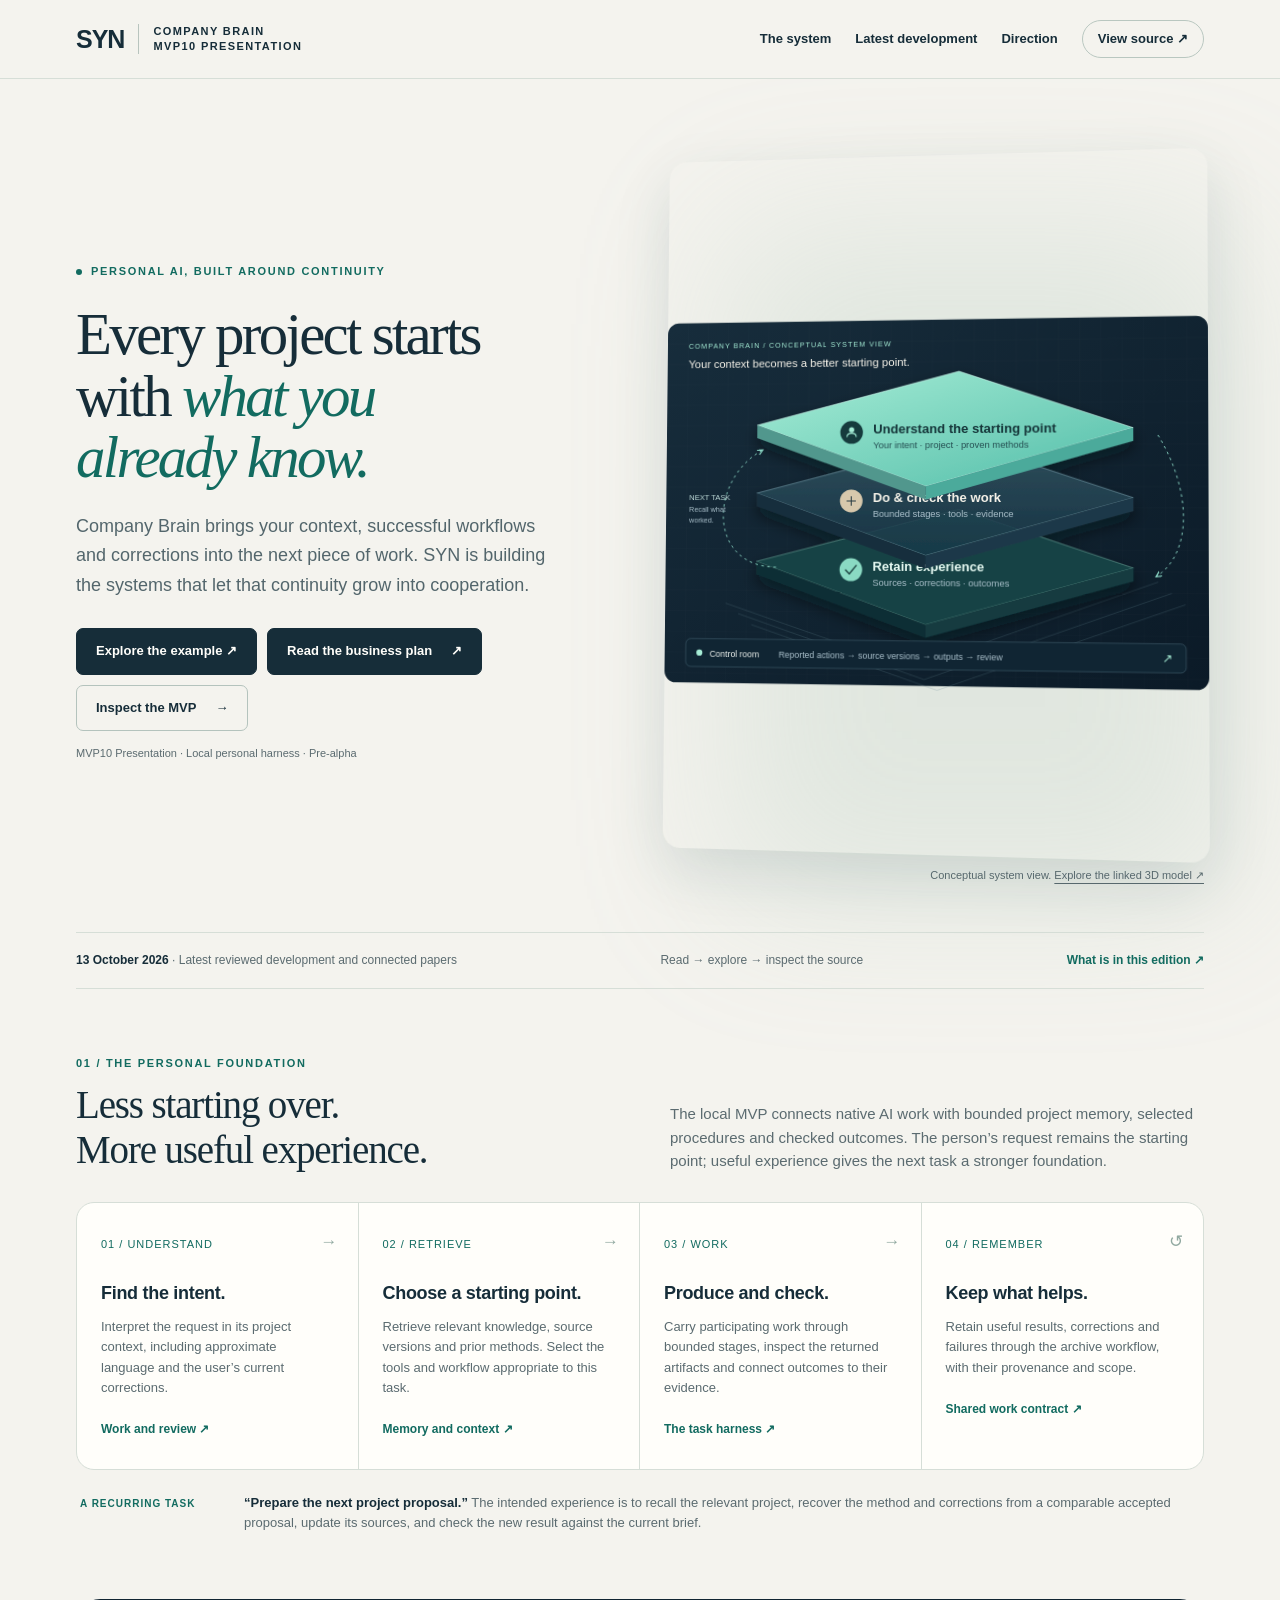
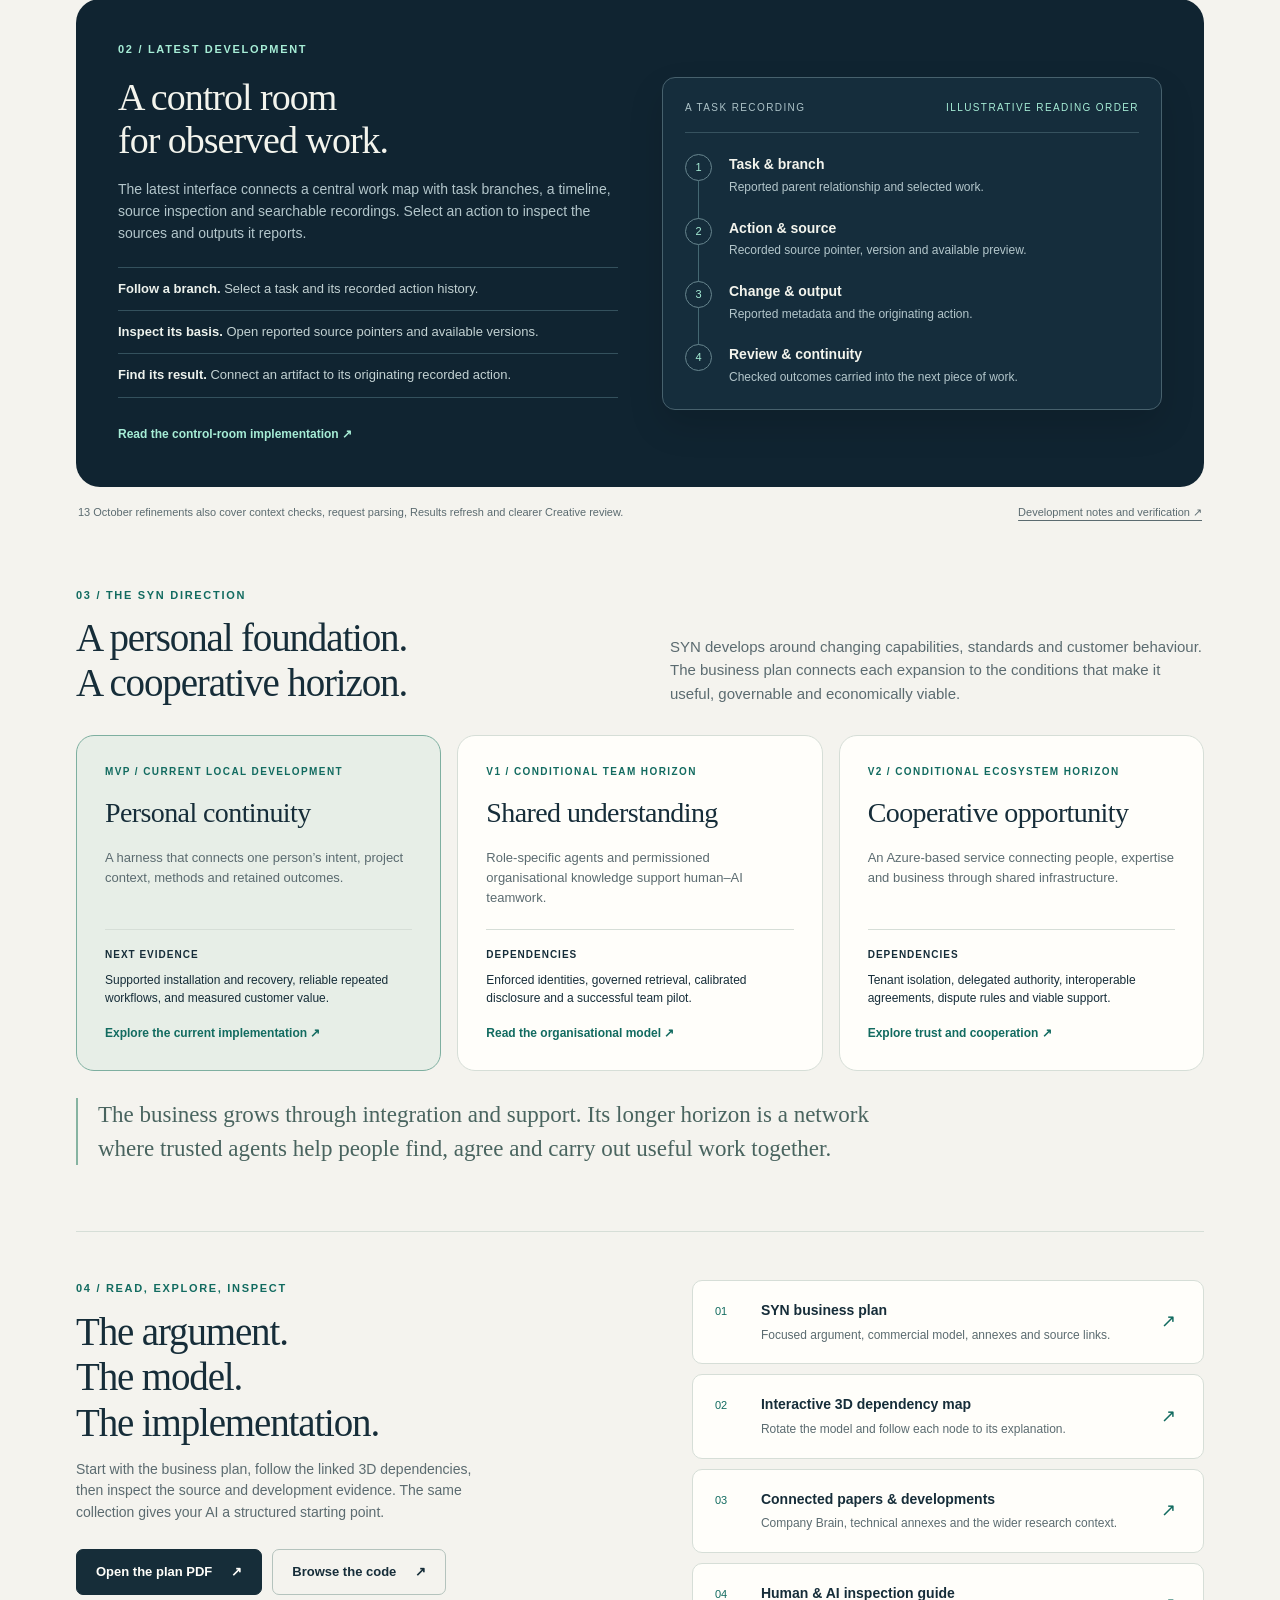
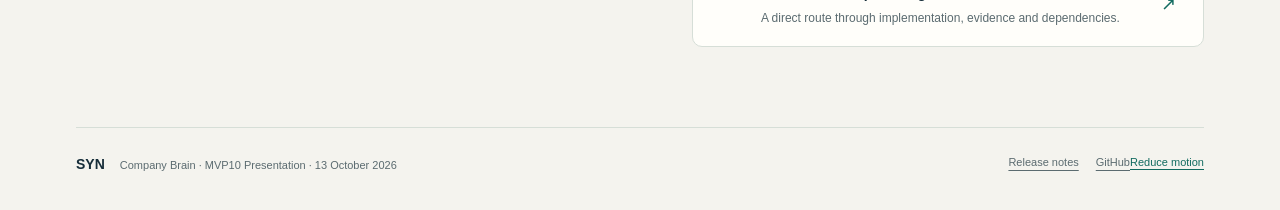
<file: presentation/index.html>
<!doctype html>
<html lang="en">
<head>
  <meta charset="utf-8">
  <meta name="viewport" content="width=device-width,initial-scale=1">
  <meta name="description" content="SYN Company Brain — MVP10 Presentation. Explore the local personal AI harness, latest reviewed development, business plan and conditional cooperative horizon.">
  <title>SYN — MVP10 Presentation</title>
  <style>
    :root{--ink:#162d39;--muted:#5b6b70;--paper:#f4f3ee;--white:#fffefa;--line:#d6ded7;--mint:#a6edd6;--teal:#126b60;--navy:#102431;--sand:#ded3bc;--radius:18px}
    *{box-sizing:border-box}html{scroll-behavior:smooth;scroll-padding-top:85px}body{margin:0;background:var(--paper);color:var(--ink);font-family:Inter,"Segoe UI",Arial,sans-serif;font-size:16px;line-height:1.55}a{color:inherit;text-underline-offset:4px}button{font:inherit}::selection{background:#b8e9d7;color:var(--ink)}a:focus-visible,button:focus-visible{outline:3px solid #278f7b;outline-offset:5px}.skip{position:fixed;left:15px;top:-80px;z-index:30;background:white;padding:14px}.skip:focus{top:12px}.wrap{max-width:1220px;margin:auto;padding:0 46px}.nav{height:78px;display:flex;align-items:center;justify-content:space-between;gap:30px}.masthead{border-bottom:1px solid var(--line);background:rgba(244,243,238,.96);position:sticky;top:0;z-index:20;backdrop-filter:blur(16px)}.brand{display:inline-flex;align-items:center;gap:14px;text-decoration:none;font-size:25px;font-weight:760;letter-spacing:-1px}.brand small{font-size:11px;font-weight:550;letter-spacing:1.4px;text-transform:uppercase;border-left:1px solid #b8c4be;padding-left:14px;line-height:1.4}.navlinks{display:flex;gap:24px;font-size:13px;font-weight:600;align-items:center}.navlinks a{text-decoration:none}.navlinks a:hover{color:var(--teal)}.navlinks .repo{border:1px solid #b9c7c0;border-radius:24px;padding:8px 15px}.eyebrow{font-size:11px;letter-spacing:1.7px;font-weight:700;text-transform:uppercase;color:var(--teal);display:flex;align-items:center;gap:9px}.eyebrow .dot{width:6px;height:6px;border-radius:50%;background:currentColor}.hero{padding:73px 0 48px;display:grid;grid-template-columns:1.02fr 1fr;align-items:center;gap:28px}.hero h1{font-family:Georgia,"Times New Roman",serif;font-size:clamp(45px,4.6vw,68px);font-weight:400;line-height:1.04;letter-spacing:-2.7px;margin:24px 0 24px}.hero h1 em{color:var(--teal);font-weight:400}.dek{font-size:18px;line-height:1.64;max-width:480px;color:#53666c;margin:0 0 28px}.buttons{display:flex;gap:10px;flex-wrap:wrap}.button{display:inline-flex;justify-content:center;align-items:center;gap:19px;padding:12px 19px;border:1px solid var(--ink);border-radius:7px;background:var(--ink);color:var(--white);font-size:13px;font-weight:600;text-decoration:none;transition:transform .15s,background .15s}.button:hover{transform:translateY(-2px);background:#264657}.button.secondary{background:transparent;color:var(--ink);border-color:#b4c3bd}.button.secondary:hover{background:#e8ede6}.caption{font-size:11px;color:var(--muted);margin-top:14px}.diagram{position:relative;margin:0}.diagram:before{content:"";position:absolute;inset:10% -6% -2% 12%;background:#a1bfb0;filter:blur(80px);opacity:.23;z-index:-1}.diagram img{display:block;width:100%;border-radius:18px;box-shadow:0 22px 60px #143c4520;transform:perspective(1300px) rotateY(-6deg) rotateX(2deg);transition:transform .5s}.diagram:hover img{transform:perspective(1300px) rotateY(0) rotateX(0)}.diagram figcaption{font-size:11px;text-align:right;color:var(--muted);margin-top:15px}.editionbar{border-top:1px solid var(--line);border-bottom:1px solid var(--line);padding:18px 0;display:flex;justify-content:space-between;align-items:center;gap:18px;font-size:12px;color:var(--muted)}.editionbar strong{color:var(--ink);font-weight:600}.editionbar a{text-decoration:none;color:var(--teal);font-weight:600}.section{padding:66px 0}.sectionhead{display:grid;grid-template-columns:1fr 1fr;gap:60px;align-items:end;margin-bottom:30px}.sectionhead h2,h2.large{font-family:Georgia,"Times New Roman",serif;font-weight:400;font-size:39px;letter-spacing:-1.15px;line-height:1.16;margin:10px 0 0}.sectionhead p{color:var(--muted);font-size:15px;margin:0}.sequence{display:grid;grid-template-columns:repeat(4,1fr);gap:0;background:var(--white);border:1px solid var(--line);border-radius:var(--radius);overflow:hidden}.step{padding:28px 24px;border-right:1px solid var(--line);position:relative}.step:last-child{border:0}.stepnumber{font-size:11px;letter-spacing:1px;color:var(--teal)}.step h3{font-size:18px;font-weight:600;line-height:1.3;margin:26px 0 12px;letter-spacing:-.3px}.step p{font-size:13px;color:var(--muted);margin:0 0 18px}.textlink{font-size:12px;color:var(--teal);font-weight:650;text-decoration:none}.textlink:hover{text-decoration:underline}.step .arrow{position:absolute;right:20px;top:26px;color:#91a9a0;font-size:17px}.example{display:grid;grid-template-columns:140px 1fr;gap:24px;padding:23px 4px 0;font-size:13px}.example span{font-size:10px;letter-spacing:1px;text-transform:uppercase;color:var(--teal);font-weight:700;padding-top:3px}.example p{margin:0;color:var(--muted)}.example strong{font-weight:600;color:var(--ink)}.dark{background:var(--navy);color:#f3f4ed;border-radius:24px;padding:42px;display:grid;grid-template-columns:1fr 1fr;gap:44px;position:relative;overflow:hidden}.dark .eyebrow{color:var(--mint)}.dark h2{font-family:Georgia,"Times New Roman",serif;font-size:38px;font-weight:400;letter-spacing:-1px;line-height:1.12;margin:18px 0}.dark p{font-size:14px;color:#b3c6cb}.dark .textlink{color:var(--mint)}.trace{align-self:center;border:1px solid #47616d;border-radius:13px;padding:22px;background:#152d3c;box-shadow:0 16px 35px #0002}.tracehead{display:flex;justify-content:space-between;gap:10px;padding-bottom:17px;font-size:10px;letter-spacing:1.4px;text-transform:uppercase;border-bottom:1px solid #36525f;color:#adc3c8}.tracehead b{font-weight:500;color:var(--mint)}.traceitem{display:grid;grid-template-columns:29px 1fr;gap:15px;padding-top:21px;position:relative}.traceitem:before{content:"";width:1px;background:#446772;position:absolute;left:13px;top:48px;bottom:-22px}.traceitem:last-child:before{display:none}.traceicon{width:27px;height:27px;border:1px solid #67858e;border-radius:50%;font-size:11px;display:grid;place-items:center;color:var(--mint);background:#152d3c;z-index:1}.traceitem strong{display:block;font-size:14px;font-weight:550}.traceitem p{font-size:12px;margin:2px 0 0}.latestlist{margin:23px 0;padding:0;list-style:none}.latestlist li{font-size:13px;padding:11px 0;border-top:1px solid #34515d;color:#c3d2d3}.latestlist li:last-child{border-bottom:1px solid #34515d}.latestlist b{color:#edf2ed;font-weight:550}.developmentfoot{display:flex;justify-content:space-between;gap:30px;padding:17px 2px 0;color:var(--muted);font-size:11px}.developmentfoot p{margin:0}.horizons{display:grid;grid-template-columns:repeat(3,1fr);gap:16px}.horizon{border:1px solid var(--line);border-radius:var(--radius);background:var(--white);padding:28px;display:flex;flex-direction:column}.horizon.current{border-color:#7eafa0;background:#e7eee7}.phase{font-size:10px;letter-spacing:1.4px;font-weight:700;text-transform:uppercase;color:var(--teal)}.horizon h3{font-family:Georgia,"Times New Roman",serif;font-size:28px;font-weight:400;letter-spacing:-.6px;line-height:1.15;margin:18px 0}.horizon p{font-size:13px;color:var(--muted);margin:0 0 21px}.horizon .gate{border-top:1px solid var(--line);padding-top:17px;margin-top:auto;font-size:12px}.gate b{display:block;font-size:10px;text-transform:uppercase;letter-spacing:1px;margin-bottom:8px;color:var(--ink)}.horizon .textlink{margin-top:16px}.principle{margin:27px 0 0;padding:0 0 0 20px;border-left:2px solid #86b3a1;max-width:810px;font-family:Georgia,"Times New Roman",serif;font-size:23px;line-height:1.45;color:#49645f}.readsection{border-top:1px solid var(--line);padding-top:48px}.reading{display:grid;grid-template-columns:1.05fr .95fr;gap:50px}.reading h2{margin-top:12px}.readingintro{font-size:14px;color:var(--muted);max-width:400px}.readcards{display:grid;gap:10px}.readcard{padding:19px 22px;display:grid;grid-template-columns:32px 1fr 20px;gap:14px;border:1px solid var(--line);border-radius:10px;background:var(--white);text-decoration:none}.readcard:hover{border-color:#88b19f;background:#f9fcf7}.readcard .num{font-size:11px;color:var(--teal);padding-top:3px}.readcard strong{font-size:14px;font-weight:600;display:block}.readcard small{font-size:12px;color:var(--muted);display:block;margin-top:4px}.readcard .out{font-size:18px;color:var(--teal);align-self:center}.reading .buttons{margin-top:25px}.footer{margin-top:14px;border-top:1px solid var(--line);padding:26px 0 34px;display:flex;justify-content:space-between;gap:30px;font-size:11px;color:var(--muted)}.footer strong{color:var(--ink);font-size:14px;margin-right:15px}.footer a{margin-left:17px}.motiontoggle{border:0;background:transparent;color:var(--teal);text-decoration:underline;text-underline-offset:3px;padding:0;cursor:pointer;font-size:11px}.no-motion *{scroll-behavior:auto!important;transition:none!important;animation:none!important}.no-motion .diagram img{transform:none!important}
    @media(min-width:1450px){.hero{padding-top:85px}.wrap{max-width:1300px}.hero h1{font-size:70px}}
    @media(max-width:1000px){.wrap{padding:0 30px}.hero{gap:20px}.hero h1{font-size:52px}.dek{font-size:16px}.navlinks{gap:17px}.sequence{grid-template-columns:repeat(2,1fr)}.step:nth-child(2){border-right:0}.step:nth-child(-n+2){border-bottom:1px solid var(--line)}.dark{padding:32px;gap:30px}.sectionhead{gap:30px}.horizon{padding:23px}.horizon h3{font-size:25px}}
    @media(max-width:740px){.wrap{padding:0 22px}.nav{height:67px}.brand{font-size:23px}.brand small{font-size:9px}.navlinks a:not(.repo){display:none}.navlinks .repo{font-size:11px;padding:7px 12px}.hero{grid-template-columns:1fr;padding:41px 0 30px;gap:30px}.hero h1{font-size:clamp(43px,9vw,62px);max-width:590px;letter-spacing:-1.8px;margin-top:20px}.dek{max-width:570px;font-size:16px}.diagram img{transform:none}.diagram{max-width:560px;width:100%;margin:auto}.diagram figcaption{text-align:left}.editionbar{flex-wrap:wrap;gap:8px;font-size:11px}.section{padding:44px 0}.sectionhead{grid-template-columns:1fr;gap:18px;margin-bottom:24px}.sectionhead h2,h2.large{font-size:34px}.sectionhead p{font-size:14px}.sequence{grid-template-columns:1fr}.step{border-right:0;border-bottom:1px solid var(--line)!important;padding:22px}.step:last-child{border-bottom:0!important}.step h3{margin-top:10px}.step p{margin-bottom:10px}.example{grid-template-columns:1fr;gap:9px;padding-top:22px}.dark{grid-template-columns:1fr;padding:27px 23px;gap:18px;border-radius:18px}.dark h2{font-size:34px}.trace{padding:18px}.tracehead{font-size:9px;letter-spacing:1px}.developmentfoot{display:block}.developmentfoot p{margin-bottom:10px}.horizons{grid-template-columns:1fr;gap:12px}.horizon h3{font-size:29px}.horizon{padding:25px}.horizon p{margin-bottom:15px}.principle{font-size:21px}.reading{grid-template-columns:1fr;gap:26px}.readingintro{max-width:100%}.footer{flex-wrap:wrap;gap:15px}.footer a{margin-left:0;margin-right:15px}}
    @media(prefers-reduced-motion:reduce){html{scroll-behavior:auto}*{animation:none!important;transition:none!important}.diagram img{transform:none}}
    @media print{.masthead{position:static}.navlinks,.motiontoggle{display:none}.wrap{padding:0 20px;max-width:none}.hero{padding:30px 0}.hero h1{font-size:42px}.section{padding:30px 0}.dark,.horizon,.readcard,.sequence{break-inside:avoid}.diagram img{transform:none;box-shadow:none}.dark{background:#edf1ec;color:var(--ink)}.dark p,.latestlist li,.latestlist b{color:var(--ink)}.trace{background:#edf1ec}.traceitem strong,.traceitem p,.tracehead{color:var(--ink)}a{color:var(--ink)!important}}
  </style>
</head>
<body>
  <a class="skip" href="#main">Skip to content</a>
  <header class="masthead"><nav class="wrap nav" aria-label="Main navigation">
    <a class="brand" href="#main">SYN <small>Company Brain<br>MVP10 Presentation</small></a>
    <div class="navlinks"><a href="#system">The system</a><a href="#latest">Latest development</a><a href="#direction">Direction</a><a class="repo" href="https://github.com/lexspin/syn-company-brain-mvp10/tree/main">View source ↗</a></div>
  </nav></header>
  <main id="main" class="wrap">
    <section class="hero" aria-labelledby="hero-title">
      <div>
        <div class="eyebrow"><span class="dot"></span> Personal AI, built around continuity</div>
        <h1 id="hero-title">Every project starts<br>with <em>what you<br>already know.</em></h1>
        <p class="dek">Company Brain brings your context, successful workflows and corrections into the next piece of work. SYN is building the systems that let that continuity grow into cooperation.</p>
        <div class="buttons"><a class="button" href="papers/Company-Brain-Control-Room.html">Explore the example ↗</a><a class="button" href="business-plan/SYN-BUSINESS-PLAN.html">Read the business plan <span aria-hidden="true">↗</span></a><a class="button secondary" href="guide.html">Inspect the MVP <span aria-hidden="true">→</span></a></div>
        <p class="caption">MVP10 Presentation · Local personal harness · Pre-alpha</p>
      </div>
      <figure class="diagram"><a href="business-plan/SYN-3D-MAP.html" aria-label="Explore the interactive 3D map of SYN dependencies"><img src="assets/hero.svg" width="1040" height="700" alt="Company Brain's conceptual layers: understand your intent and context, do and check the work, then retain experience for the next task. The control room links reported actions to sources and outcomes."></a><figcaption>Conceptual system view. <a href="business-plan/SYN-3D-MAP.html">Explore the linked 3D model ↗</a></figcaption></figure>
    </section>
    <div class="editionbar"><span><strong>13 October 2026</strong> · Latest reviewed development and connected papers</span><span>Read → explore → inspect the source</span><a href="release-notes.html">What is in this edition ↗</a></div>

    <section id="system" class="section" aria-labelledby="system-title">
      <div class="sectionhead"><div><div class="eyebrow">01 / The personal foundation</div><h2 id="system-title">Less starting over.<br>More useful experience.</h2></div><p>The local MVP connects native AI work with bounded project memory, selected procedures and checked outcomes. The person’s request remains the starting point; useful experience gives the next task a stronger foundation.</p></div>
      <div class="sequence">
        <article class="step"><span class="stepnumber">01 / UNDERSTAND</span><span class="arrow" aria-hidden="true">→</span><h3>Find the intent.</h3><p>Interpret the request in its project context, including approximate language and the user’s current corrections.</p><a class="textlink" href="https://github.com/lexspin/syn-company-brain-mvp10/blob/main/docs/PUBLIC-RELEASE.md">Work and review ↗</a></article>
        <article class="step"><span class="stepnumber">02 / RETRIEVE</span><span class="arrow" aria-hidden="true">→</span><h3>Choose a starting point.</h3><p>Retrieve relevant knowledge, source versions and prior methods. Select the tools and workflow appropriate to this task.</p><a class="textlink" href="https://github.com/lexspin/syn-company-brain-mvp10/blob/main/docs/V9-MEMORY-CONTEXT.md">Memory and context ↗</a></article>
        <article class="step"><span class="stepnumber">03 / WORK</span><span class="arrow" aria-hidden="true">→</span><h3>Produce and check.</h3><p>Carry participating work through bounded stages, inspect the returned artifacts and connect outcomes to their evidence.</p><a class="textlink" href="https://github.com/lexspin/syn-company-brain-mvp10/blob/main/docs/ROUTED-EXECUTION.md">The task harness ↗</a></article>
        <article class="step"><span class="stepnumber">04 / REMEMBER</span><span class="arrow" aria-hidden="true">↺</span><h3>Keep what helps.</h3><p>Retain useful results, corrections and failures through the archive workflow, with their provenance and scope.</p><a class="textlink" href="https://github.com/lexspin/syn-company-brain-mvp10/blob/main/docs/SHARED-WORK-CONTRACT.md">Shared work contract ↗</a></article>
      </div>
      <div class="example"><span>A recurring task</span><p><strong>“Prepare the next project proposal.”</strong> The intended experience is to recall the relevant project, recover the method and corrections from a comparable accepted proposal, update its sources, and check the new result against the current brief.</p></div>
    </section>

    <section id="latest" aria-labelledby="latest-title">
      <div class="dark">
        <div><div class="eyebrow">02 / Latest development</div><h2 id="latest-title">A control room<br>for observed work.</h2><p>The latest interface connects a central work map with task branches, a timeline, source inspection and searchable recordings. Select an action to inspect the sources and outputs it reports.</p>
          <ul class="latestlist"><li><b>Follow a branch.</b> Select a task and its recorded action history.</li><li><b>Inspect its basis.</b> Open reported source pointers and available versions.</li><li><b>Find its result.</b> Connect an artifact to its originating recorded action.</li></ul>
          <a class="textlink" href="https://github.com/lexspin/syn-company-brain-mvp10/blob/main/docs/CONTROL-ROOM.md">Read the control-room implementation ↗</a>
        </div>
        <div class="trace" role="group" aria-label="Illustrative reading order for a task recording">
          <div class="tracehead"><span>A task recording</span><b>Illustrative reading order</b></div>
          <div class="traceitem"><span class="traceicon" aria-hidden="true">1</span><div><strong>Task &amp; branch</strong><p>Reported parent relationship and selected work.</p></div></div>
          <div class="traceitem"><span class="traceicon" aria-hidden="true">2</span><div><strong>Action &amp; source</strong><p>Recorded source pointer, version and available preview.</p></div></div>
          <div class="traceitem"><span class="traceicon" aria-hidden="true">3</span><div><strong>Change &amp; output</strong><p>Reported metadata and the originating action.</p></div></div>
          <div class="traceitem"><span class="traceicon" aria-hidden="true">4</span><div><strong>Review &amp; continuity</strong><p>Checked outcomes carried into the next piece of work.</p></div></div>
        </div>
      </div>
      <div class="developmentfoot"><p>13 October refinements also cover context checks, request parsing, Results refresh and clearer Creative review.</p><p><a href="release-notes.html">Development notes and verification ↗</a></p></div>
    </section>

    <section id="direction" class="section" aria-labelledby="direction-title">
      <div class="sectionhead"><div><div class="eyebrow">03 / The SYN direction</div><h2 id="direction-title">A personal foundation.<br>A cooperative horizon.</h2></div><p>SYN develops around changing capabilities, standards and customer behaviour. The business plan connects each expansion to the conditions that make it useful, governable and economically viable.</p></div>
      <div class="horizons">
        <article class="horizon current"><span class="phase">MVP / Current local development</span><h3>Personal continuity</h3><p>A harness that connects one person’s intent, project context, methods and retained outcomes.</p><div class="gate"><b>Next evidence</b>Supported installation and recovery, reliable repeated workflows, and measured customer value.</div><a class="textlink" href="guide.html">Explore the current implementation ↗</a></article>
        <article class="horizon"><span class="phase">V1 / Conditional team horizon</span><h3>Shared understanding</h3><p>Role-specific agents and permissioned organisational knowledge support human–AI teamwork.</p><div class="gate"><b>Dependencies</b>Enforced identities, governed retrieval, calibrated disclosure and a successful team pilot.</div><a class="textlink" href="business-plan/SYN-BUSINESS-PLAN.html#development">Read the organisational model ↗</a></article>
        <article class="horizon"><span class="phase">V2 / Conditional ecosystem horizon</span><h3>Cooperative opportunity</h3><p>An Azure-based service connecting people, expertise and business through shared infrastructure.</p><div class="gate"><b>Dependencies</b>Tenant isolation, delegated authority, interoperable agreements, dispute rules and viable support.</div><a class="textlink" href="business-plan/SYN-BUSINESS-PLAN.html#trust">Explore trust and cooperation ↗</a></article>
      </div>
      <blockquote class="principle">The business grows through integration and support. Its longer horizon is a network where trusted agents help people find, agree and carry out useful work together.</blockquote>
    </section>

    <section id="reading" class="section readsection" aria-labelledby="reading-title">
      <div class="reading">
        <div><div class="eyebrow">04 / Read, explore, inspect</div><h2 class="large" id="reading-title">The argument.<br>The model.<br>The implementation.</h2><p class="readingintro">Start with the business plan, follow the linked 3D dependencies, then inspect the source and development evidence. The same collection gives your AI a structured starting point.</p><div class="buttons"><a class="button" href="business-plan/SYN-BUSINESS-PLAN.pdf">Open the plan PDF <span aria-hidden="true">↗</span></a><a class="button secondary" href="https://github.com/lexspin/syn-company-brain-mvp10/tree/main/app">Browse the code <span aria-hidden="true">↗</span></a></div></div>
        <div class="readcards">
          <a class="readcard" href="business-plan/SYN-BUSINESS-PLAN.html"><span class="num">01</span><span><strong>SYN business plan</strong><small>Focused argument, commercial model, annexes and source links.</small></span><span class="out" aria-hidden="true">↗</span></a>
          <a class="readcard" href="business-plan/SYN-3D-MAP.html"><span class="num">02</span><span><strong>Interactive 3D dependency map</strong><small>Rotate the model and follow each node to its explanation.</small></span><span class="out" aria-hidden="true">↗</span></a>
          <a class="readcard" href="papers/index.html"><span class="num">03</span><span><strong>Connected papers &amp; developments</strong><small>Company Brain, technical annexes and the wider research context.</small></span><span class="out" aria-hidden="true">↗</span></a>
          <a class="readcard" href="guide.html"><span class="num">04</span><span><strong>Human &amp; AI inspection guide</strong><small>A direct route through implementation, evidence and dependencies.</small></span><span class="out" aria-hidden="true">↗</span></a>
        </div>
      </div>
    </section>
  </main>
  <footer class="wrap"><div class="footer"><div><strong>SYN</strong>Company Brain · MVP10 Presentation · 13 October 2026</div><div><a href="release-notes.html">Release notes</a><a href="https://github.com/lexspin/syn-company-brain-mvp10/tree/main">GitHub</a><button class="motiontoggle" type="button" aria-pressed="false">Reduce motion</button></div></div></footer>
  <script>
    (()=>{const button=document.querySelector('.motiontoggle');const media=matchMedia('(prefers-reduced-motion: reduce)');let reduced=media.matches;function apply(){document.documentElement.classList.toggle('no-motion',reduced);button.setAttribute('aria-pressed',String(reduced));button.textContent=reduced?'Motion reduced':'Reduce motion'}apply();button.addEventListener('click',()=>{reduced=!reduced;apply()});media.addEventListener('change',e=>{reduced=e.matches;apply()})})();
  </script>
</body>
</html>
</file>
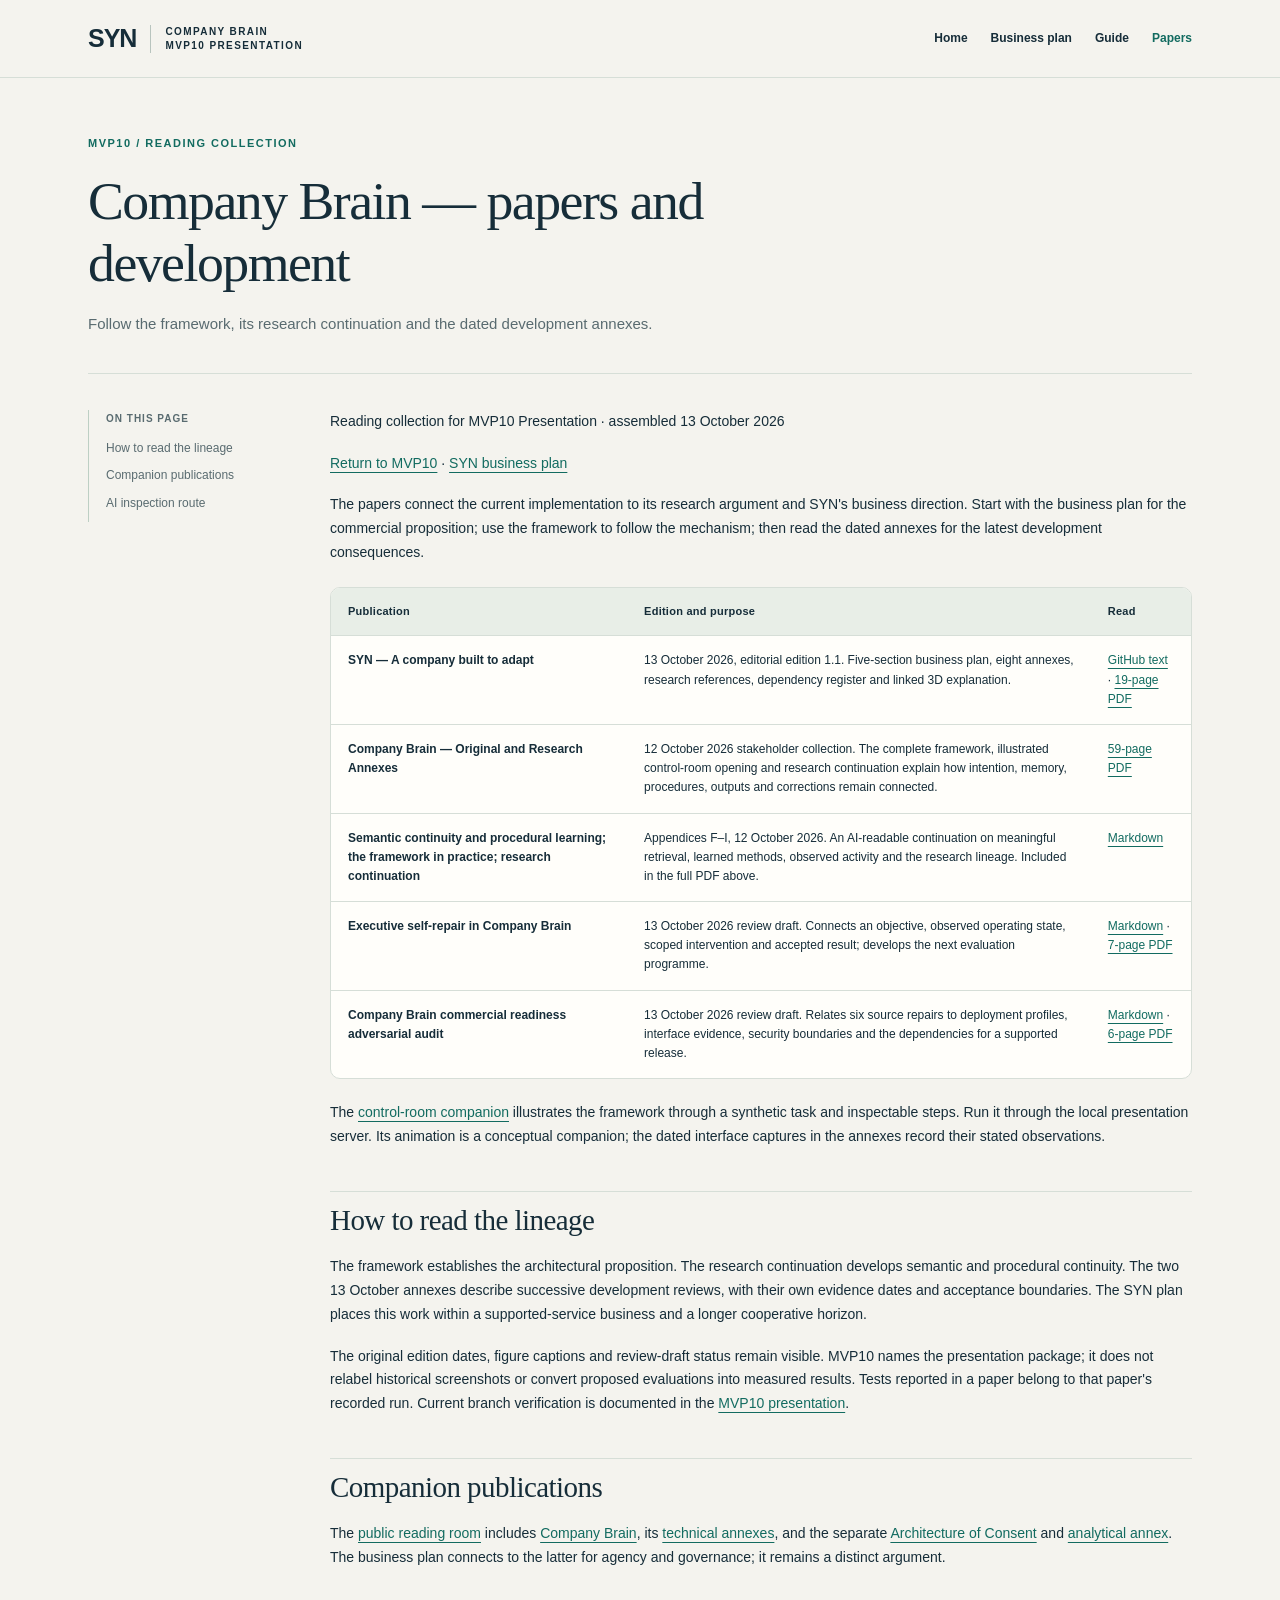
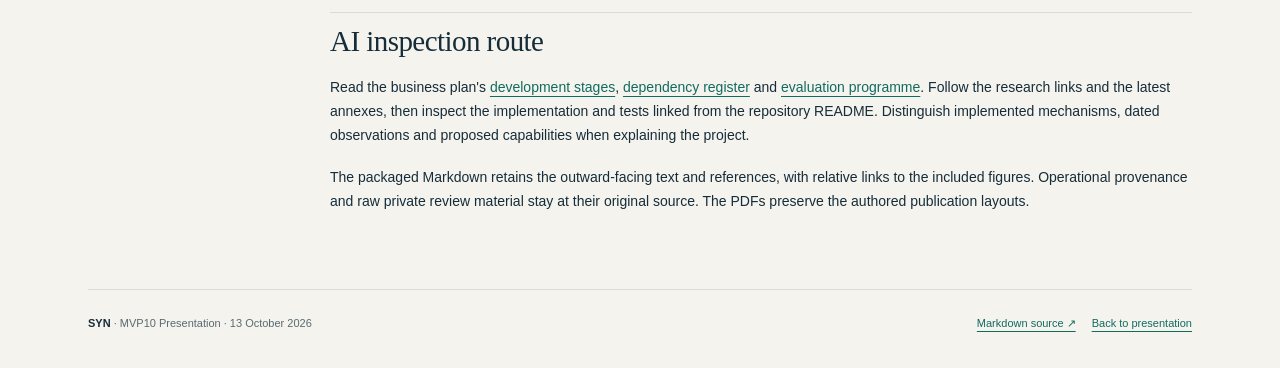
<file: presentation/papers/index.html>
<!doctype html>
<html lang="en"><head><meta charset="utf-8"><meta name="viewport" content="width=device-width,initial-scale=1"><title>Company Brain — papers and development — SYN</title><style>
:root{--ink:#162d39;--muted:#596b70;--paper:#f4f3ee;--line:#d6ded7;--teal:#126b60;--navy:#102431}*{box-sizing:border-box}html{scroll-behavior:smooth;scroll-padding-top:90px}body{margin:0;color:var(--ink);background:var(--paper);font:16px/1.7 Inter,Segoe UI,Arial,sans-serif}a{color:var(--teal);text-underline-offset:4px}a:focus-visible{outline:3px solid #278f7b;outline-offset:5px}.skip{position:fixed;top:-80px;left:15px;background:white;padding:12px;z-index:30}.skip:focus{top:12px}.wrap{max-width:1180px;margin:auto;padding:0 38px}.masthead{background:#f4f3eef5;border-bottom:1px solid var(--line);position:sticky;top:0;z-index:20;backdrop-filter:blur(16px)}.nav{height:77px;display:flex;align-items:center;justify-content:space-between;gap:25px}.brand{font-size:25px;font-weight:750;letter-spacing:-1px;text-decoration:none;color:var(--ink);display:flex;gap:14px;align-items:center}.brand small{font-size:10px;letter-spacing:1.4px;line-height:1.4;text-transform:uppercase;font-weight:550;padding-left:14px;border-left:1px solid #b8c4be}.navlinks{display:flex;gap:23px;font-size:12px;font-weight:600}.navlinks a{text-decoration:none;color:var(--ink)}.navlinks a[aria-current=page]{color:var(--teal)}.cover{padding:56px 0 36px;border-bottom:1px solid var(--line)}.eyebrow{font-size:11px;letter-spacing:1.5px;text-transform:uppercase;color:var(--teal);font-weight:700}.cover h1{font-family:Georgia,Times New Roman,serif;font-weight:400;font-size:clamp(35px,4.2vw,54px);line-height:1.15;letter-spacing:-1.5px;max-width:840px;margin:18px 0 17px}.deck{font-size:15px;color:var(--muted);max-width:740px;margin:0}.doclayout{display:grid;grid-template-columns:200px minmax(0,1fr);gap:42px;padding:36px 0 58px}.toc{font-size:12px;position:sticky;top:105px;align-self:start;border-left:1px solid #bdcfc4;padding-left:17px}.toc b{display:block;font-size:10px;letter-spacing:1px;text-transform:uppercase;margin-bottom:13px;color:var(--muted)}.toc a{display:block;margin:10px 0;text-decoration:none;color:var(--muted);line-height:1.45}.toc a:hover{color:var(--teal)}.doc{min-width:0;font-size:14px}.doc>:first-child{margin-top:0}.doc h2{font:400 29px/1.22 Georgia,Times New Roman,serif;letter-spacing:-.55px;margin:42px 0 17px;padding-top:11px;border-top:1px solid var(--line)}.doc h3{font-size:17px;line-height:1.35;margin-top:26px}.doc p{margin:0 0 18px}.doc strong{font-weight:650}.doc ul,.doc ol{padding-left:22px;margin-bottom:21px}.doc li{margin:7px 0}.doc blockquote{margin:22px 0;padding:22px 25px;background:#e6eee7;border-left:3px solid #75a791;border-radius:0 10px 10px 0;font-size:16px;color:#234c44}.doc blockquote p{margin:0}.tablewrap{overflow-x:auto;border:1px solid var(--line);border-radius:10px;background:#fffefa;margin:22px 0}.doc table{border-collapse:collapse;font-size:12px;width:100%;min-width:640px;line-height:1.6}.doc th,.doc td{text-align:left;vertical-align:top;padding:15px 17px;border-bottom:1px solid var(--line)}.doc th{background:#e8eee7;font-size:11px;letter-spacing:.25px}.doc tr:last-child td{border-bottom:0}.doc td:first-child{min-width:155px}.doc code{font-family:Consolas,monospace;font-size:.92em;background:#e4eae4;padding:2px 5px;border-radius:4px;overflow-wrap:anywhere}.doc pre{overflow-x:auto;background:var(--navy);color:#d7ecdf;border-radius:10px;padding:19px 21px;font-size:12px;line-height:1.6}.doc pre code{background:transparent;padding:0;color:inherit;overflow-wrap:normal}.doc a{overflow-wrap:anywhere}.foot{padding:24px 0 35px;border-top:1px solid var(--line);display:flex;justify-content:space-between;gap:20px;font-size:11px;color:var(--muted)}.foot a{margin-left:16px}.foot strong{color:var(--ink)}@media(max-width:780px){.wrap{padding:0 22px}.nav{height:67px}.navlinks{gap:14px}.navlinks .aux{display:none}.brand{font-size:23px}.brand small{font-size:9px}.cover{padding:36px 0 25px}.cover h1{font-size:39px;letter-spacing:-1px}.doclayout{grid-template-columns:1fr;gap:25px;padding:25px 0 40px}.toc{position:static;display:flex;flex-wrap:wrap;gap:8px 15px;border-left:0;padding:0;border-bottom:1px solid var(--line);padding-bottom:18px}.toc b{width:100%;margin:0}.toc a{margin:0;font-size:11px}.doc h2{font-size:27px}.foot{flex-wrap:wrap}.foot a{margin-left:0;margin-right:16px}.doc blockquote{padding:19px;font-size:14px}}@media(prefers-reduced-motion:reduce){html{scroll-behavior:auto}}@media print{.masthead{position:static}.navlinks,.toc{display:none}.doclayout{display:block}.wrap{padding:0 10px}.cover{padding:20px 0}.cover h1{font-size:36px}.doc table{min-width:0}.tablewrap{overflow:visible}.doc pre{white-space:pre-wrap}.foot{break-inside:avoid}}
</style></head><body><a class="skip" href="#content">Skip to content</a><header class="masthead"><nav class="wrap nav" aria-label="Main navigation"><a class="brand" href="../index.html">SYN <small>Company Brain<br>MVP10 Presentation</small></a><div class="navlinks"><a href="../index.html">Home</a><a class="aux" href="../business-plan/SYN-BUSINESS-PLAN.html">Business plan</a><a href="../guide.html">Guide</a><a href="../papers/index.html" aria-current="page">Papers</a></div></nav></header><main class="wrap"><header class="cover"><div class="eyebrow">MVP10 / Reading collection</div><h1>Company Brain — papers and development</h1><p class="deck">Follow the framework, its research continuation and the dated development annexes.</p></header><div class="doclayout"><nav class="toc" aria-label="On this page"><b>On this page</b><a href="#how-to-read-the-lineage">How to read the lineage</a><a href="#companion-publications">Companion publications</a><a href="#ai-inspection-route">AI inspection route</a></nav><article class="doc" id="content"><p>Reading collection for MVP10 Presentation · assembled 13 October 2026</p>
<p><a href="../index.html">Return to MVP10</a> · <a href="../business-plan/SYN-BUSINESS-PLAN.html">SYN business plan</a></p>
<p>The papers connect the current implementation to its research argument and SYN&#x27;s business direction. Start with the business plan for the commercial proposition; use the framework to follow the mechanism; then read the dated annexes for the latest development consequences.</p>
<div class="tablewrap" role="region" aria-label="Reference table" tabindex="0"><table><thead><tr><th scope="col">Publication</th><th scope="col">Edition and purpose</th><th scope="col">Read</th></tr></thead><tbody><tr><td><strong>SYN — A company built to adapt</strong></td><td>13 October 2026, editorial edition 1.1. Five-section business plan, eight annexes, research references, dependency register and linked 3D explanation.</td><td><a href="../business-plan/SYN-BUSINESS-PLAN.html">GitHub text</a> · <a href="../business-plan/SYN-BUSINESS-PLAN.pdf">19-page PDF</a></td></tr><tr><td><strong>Company Brain — Original and Research Annexes</strong></td><td>12 October 2026 stakeholder collection. The complete framework, illustrated control-room opening and research continuation explain how intention, memory, procedures, outputs and corrections remain connected.</td><td><a href="Company-Brain-Original-and-Research-Annexes.pdf">59-page PDF</a></td></tr><tr><td><strong>Semantic continuity and procedural learning; the framework in practice; research continuation</strong></td><td>Appendices F–I, 12 October 2026. An AI-readable continuation on meaningful retrieval, learned methods, observed activity and the research lineage. Included in the full PDF above.</td><td><a href="https://github.com/lexspin/syn-company-brain-mvp10/blob/main/presentation/papers/Company-Brain-Research-Annexes-F-I.md">Markdown</a></td></tr><tr><td><strong>Executive self-repair in Company Brain</strong></td><td>13 October 2026 review draft. Connects an objective, observed operating state, scoped intervention and accepted result; develops the next evaluation programme.</td><td><a href="https://github.com/lexspin/syn-company-brain-mvp10/blob/main/presentation/papers/EXECUTIVE-SELF-REPAIR-ANNEX.md">Markdown</a> · <a href="EXECUTIVE-SELF-REPAIR-ANNEX.pdf">7-page PDF</a></td></tr><tr><td><strong>Company Brain commercial readiness adversarial audit</strong></td><td>13 October 2026 review draft. Relates six source repairs to deployment profiles, interface evidence, security boundaries and the dependencies for a supported release.</td><td><a href="https://github.com/lexspin/syn-company-brain-mvp10/blob/main/presentation/papers/COMMERCIAL-READINESS-ANNEX.md">Markdown</a> · <a href="COMMERCIAL-READINESS-ANNEX.pdf">6-page PDF</a></td></tr></tbody></table></div>
<p>The <a href="Company-Brain-Control-Room.html">control-room companion</a> illustrates the framework through a synthetic task and inspectable steps. Run it through the local presentation server. Its animation is a conceptual companion; the dated interface captures in the annexes record their stated observations.</p>
<h2 id="how-to-read-the-lineage">How to read the lineage</h2>
<p>The framework establishes the architectural proposition. The research continuation develops semantic and procedural continuity. The two 13 October annexes describe successive development reviews, with their own evidence dates and acceptance boundaries. The SYN plan places this work within a supported-service business and a longer cooperative horizon.</p>
<p>The original edition dates, figure captions and review-draft status remain visible. MVP10 names the presentation package; it does not relabel historical screenshots or convert proposed evaluations into measured results. Tests reported in a paper belong to that paper&#x27;s recorded run. Current branch verification is documented in the <a href="../index.html">MVP10 presentation</a>.</p>
<h2 id="companion-publications">Companion publications</h2>
<p>The <a href="https://lexspin.github.io/company-brain-papers/">public reading room</a> includes <a href="https://lexspin.github.io/company-brain-papers/company-brain.html">Company Brain</a>, its <a href="https://lexspin.github.io/company-brain-papers/technical-annexes.html">technical annexes</a>, and the separate <a href="https://lexspin.github.io/company-brain-papers/architecture-of-consent.html">Architecture of Consent</a> and <a href="https://lexspin.github.io/company-brain-papers/consent-annex.html">analytical annex</a>. The business plan connects to the latter for agency and governance; it remains a distinct argument.</p>
<h2 id="ai-inspection-route">AI inspection route</h2>
<p>Read the business plan&#x27;s <a href="../business-plan/SYN-BUSINESS-PLAN.html#development">development stages</a>, <a href="../business-plan/SYN-BUSINESS-PLAN.html#register">dependency register</a> and <a href="../business-plan/SYN-BUSINESS-PLAN.html#evaluation">evaluation programme</a>. Follow the research links and the latest annexes, then inspect the implementation and tests linked from the repository README. Distinguish implemented mechanisms, dated observations and proposed capabilities when explaining the project.</p>
<p>The packaged Markdown retains the outward-facing text and references, with relative links to the included figures. Operational provenance and raw private review material stay at their original source. The PDFs preserve the authored publication layouts.</p></article></div><footer class="foot"><span><strong>SYN</strong> · MVP10 Presentation · 13 October 2026</span><span><a href="https://github.com/lexspin/syn-company-brain-mvp10/blob/main/presentation/papers/README.md">Markdown source ↗</a><a href="../index.html">Back to presentation</a></span></footer></main></body></html>
</file>
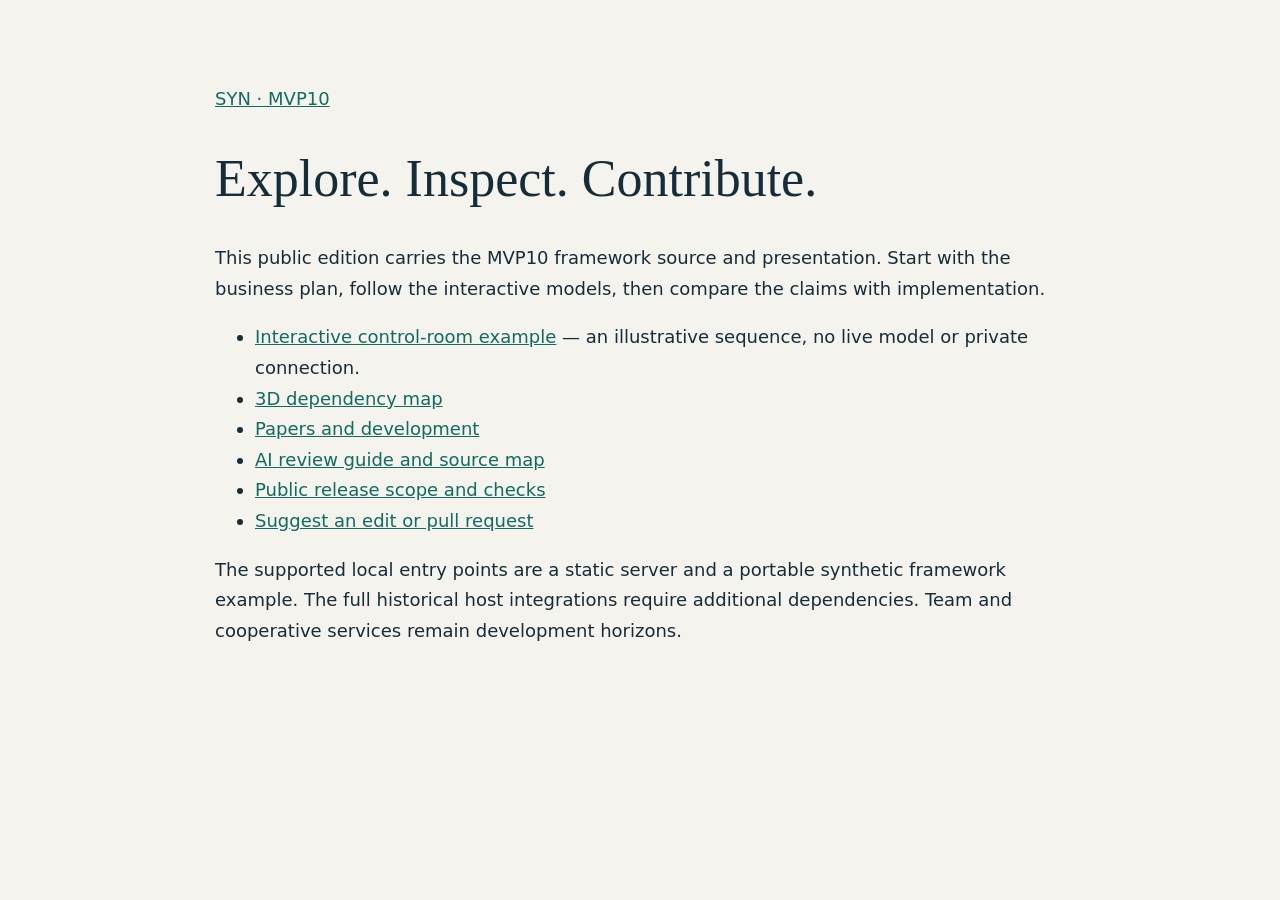
<file: presentation/guide.html>
<!doctype html><html lang="en"><meta charset="utf-8"><meta name="viewport" content="width=device-width,initial-scale=1"><title>Inspect MVP10 · SYN</title><style>body{max-width:850px;margin:60px auto;padding:24px;background:#f4f3ee;color:#162d39;font:18px/1.7 system-ui}a{color:#126b60}h1{font:52px Georgia}</style><a href="index.html">SYN · MVP10</a><h1>Explore. Inspect. Contribute.</h1><p>This public edition carries the MVP10 framework source and presentation. Start with the business plan, follow the interactive models, then compare the claims with implementation.</p><ul><li><a href="papers/Company-Brain-Control-Room.html">Interactive control-room example</a> — an illustrative sequence, no live model or private connection.</li><li><a href="business-plan/SYN-3D-MAP.html">3D dependency map</a></li><li><a href="papers/index.html">Papers and development</a></li><li><a href="https://github.com/lexspin/syn-company-brain-mvp10/blob/main/presentation/AI-REVIEW.md">AI review guide and source map</a></li><li><a href="https://github.com/lexspin/syn-company-brain-mvp10/blob/main/docs/PUBLIC-RELEASE.md">Public release scope and checks</a></li><li><a href="https://github.com/lexspin/syn-company-brain-mvp10/blob/main/CONTRIBUTING.md">Suggest an edit or pull request</a></li></ul><p>The supported local entry points are a static server and a portable synthetic framework example. The full historical host integrations require additional dependencies. Team and cooperative services remain development horizons.</p></html>
</file>
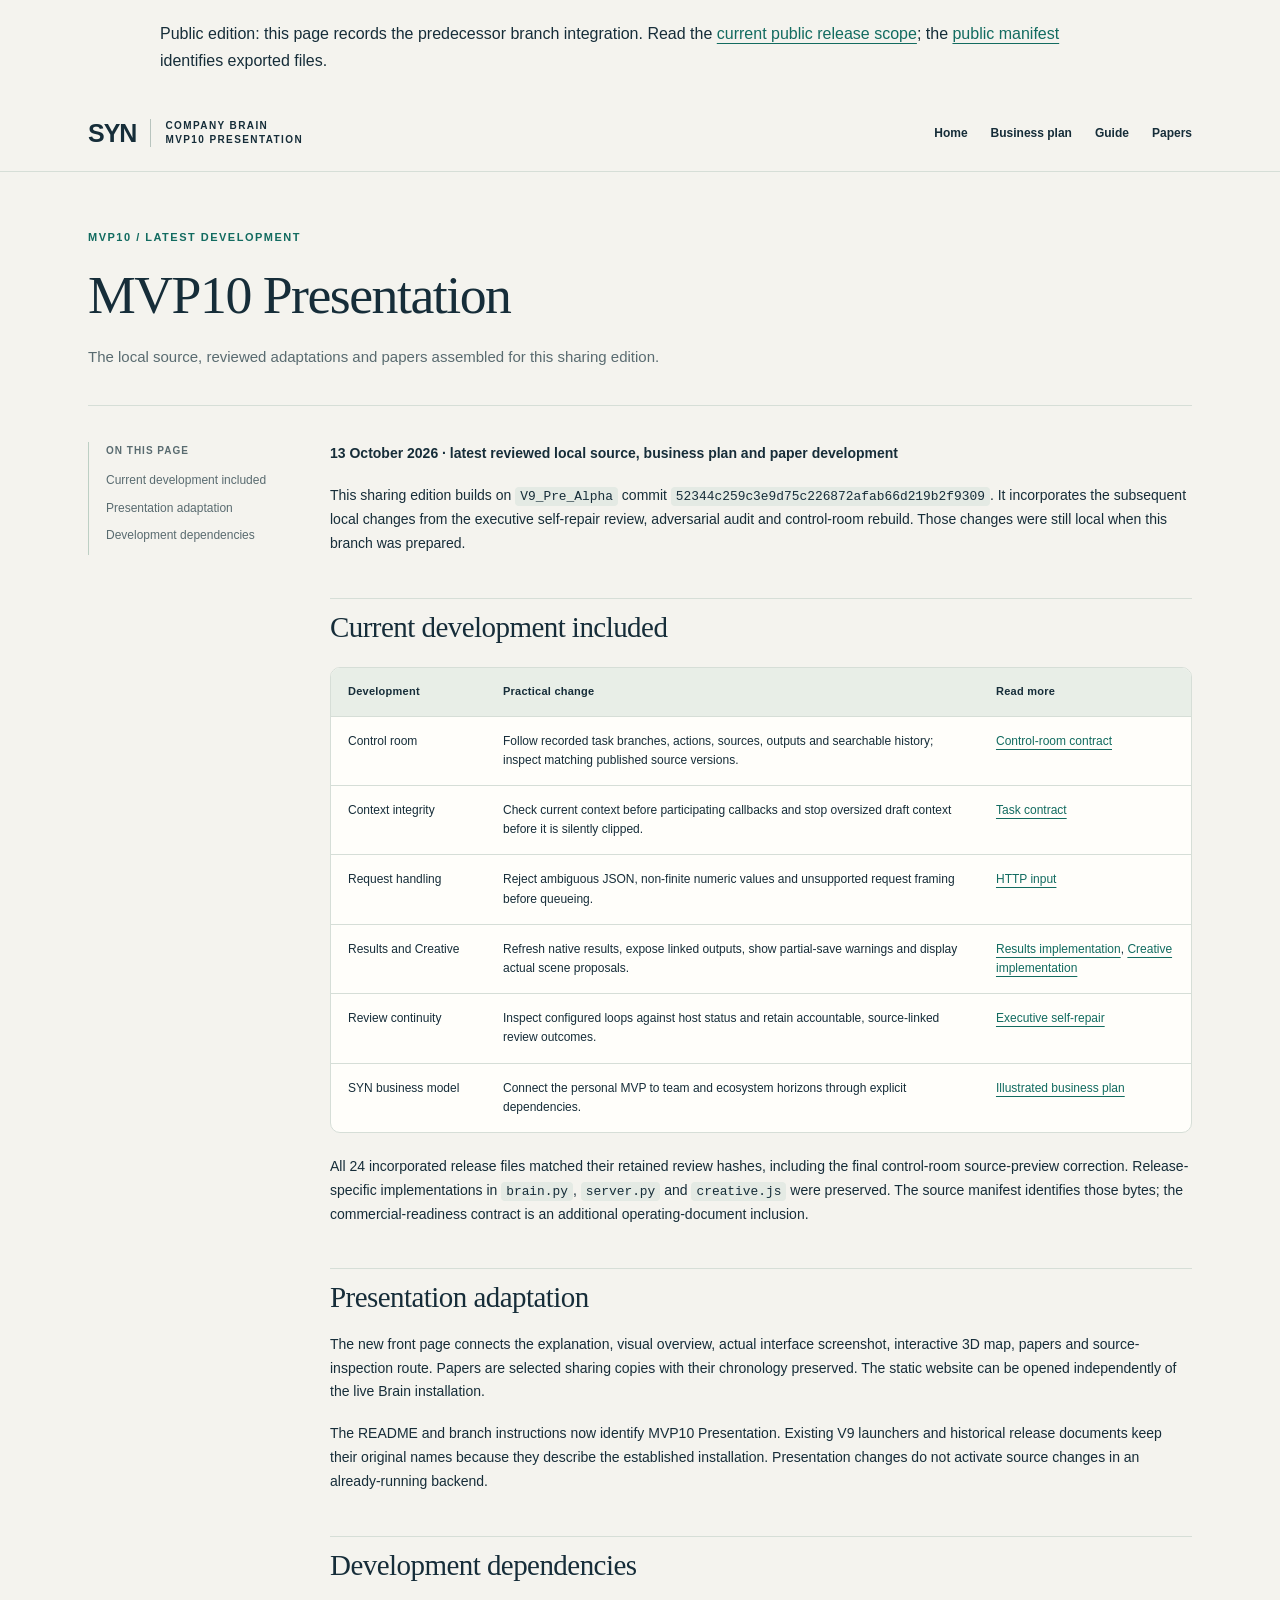
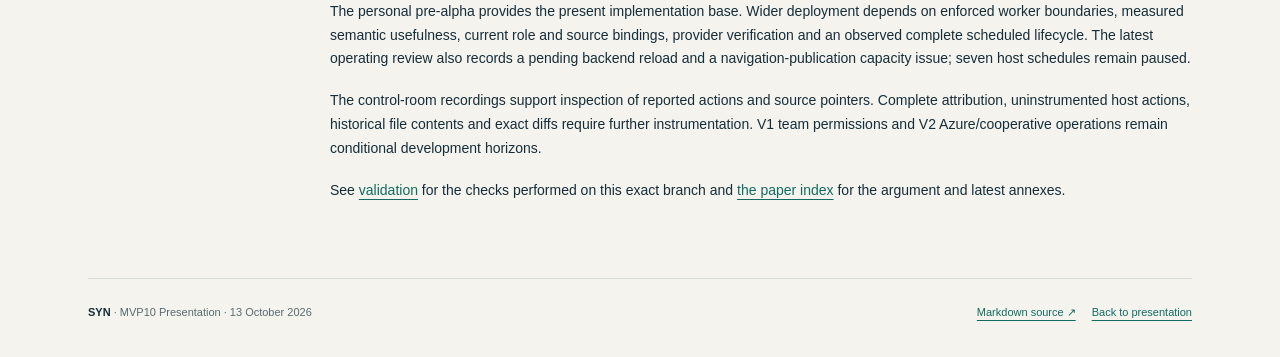
<file: presentation/release-notes.html>
<!doctype html>
<html lang="en"><head><meta charset="utf-8"><meta name="viewport" content="width=device-width,initial-scale=1"><title>MVP10 Presentation — SYN</title><style>
:root{--ink:#162d39;--muted:#596b70;--paper:#f4f3ee;--line:#d6ded7;--teal:#126b60;--navy:#102431}*{box-sizing:border-box}html{scroll-behavior:smooth;scroll-padding-top:90px}body{margin:0;color:var(--ink);background:var(--paper);font:16px/1.7 Inter,Segoe UI,Arial,sans-serif}a{color:var(--teal);text-underline-offset:4px}a:focus-visible{outline:3px solid #278f7b;outline-offset:5px}.skip{position:fixed;top:-80px;left:15px;background:white;padding:12px;z-index:30}.skip:focus{top:12px}.wrap{max-width:1180px;margin:auto;padding:0 38px}.masthead{background:#f4f3eef5;border-bottom:1px solid var(--line);position:sticky;top:0;z-index:20;backdrop-filter:blur(16px)}.nav{height:77px;display:flex;align-items:center;justify-content:space-between;gap:25px}.brand{font-size:25px;font-weight:750;letter-spacing:-1px;text-decoration:none;color:var(--ink);display:flex;gap:14px;align-items:center}.brand small{font-size:10px;letter-spacing:1.4px;line-height:1.4;text-transform:uppercase;font-weight:550;padding-left:14px;border-left:1px solid #b8c4be}.navlinks{display:flex;gap:23px;font-size:12px;font-weight:600}.navlinks a{text-decoration:none;color:var(--ink)}.navlinks a[aria-current=page]{color:var(--teal)}.cover{padding:56px 0 36px;border-bottom:1px solid var(--line)}.eyebrow{font-size:11px;letter-spacing:1.5px;text-transform:uppercase;color:var(--teal);font-weight:700}.cover h1{font-family:Georgia,Times New Roman,serif;font-weight:400;font-size:clamp(35px,4.2vw,54px);line-height:1.15;letter-spacing:-1.5px;max-width:840px;margin:18px 0 17px}.deck{font-size:15px;color:var(--muted);max-width:740px;margin:0}.doclayout{display:grid;grid-template-columns:200px minmax(0,1fr);gap:42px;padding:36px 0 58px}.toc{font-size:12px;position:sticky;top:105px;align-self:start;border-left:1px solid #bdcfc4;padding-left:17px}.toc b{display:block;font-size:10px;letter-spacing:1px;text-transform:uppercase;margin-bottom:13px;color:var(--muted)}.toc a{display:block;margin:10px 0;text-decoration:none;color:var(--muted);line-height:1.45}.toc a:hover{color:var(--teal)}.doc{min-width:0;font-size:14px}.doc>:first-child{margin-top:0}.doc h2{font:400 29px/1.22 Georgia,Times New Roman,serif;letter-spacing:-.55px;margin:42px 0 17px;padding-top:11px;border-top:1px solid var(--line)}.doc h3{font-size:17px;line-height:1.35;margin-top:26px}.doc p{margin:0 0 18px}.doc strong{font-weight:650}.doc ul,.doc ol{padding-left:22px;margin-bottom:21px}.doc li{margin:7px 0}.doc blockquote{margin:22px 0;padding:22px 25px;background:#e6eee7;border-left:3px solid #75a791;border-radius:0 10px 10px 0;font-size:16px;color:#234c44}.doc blockquote p{margin:0}.tablewrap{overflow-x:auto;border:1px solid var(--line);border-radius:10px;background:#fffefa;margin:22px 0}.doc table{border-collapse:collapse;font-size:12px;width:100%;min-width:640px;line-height:1.6}.doc th,.doc td{text-align:left;vertical-align:top;padding:15px 17px;border-bottom:1px solid var(--line)}.doc th{background:#e8eee7;font-size:11px;letter-spacing:.25px}.doc tr:last-child td{border-bottom:0}.doc td:first-child{min-width:155px}.doc code{font-family:Consolas,monospace;font-size:.92em;background:#e4eae4;padding:2px 5px;border-radius:4px;overflow-wrap:anywhere}.doc pre{overflow-x:auto;background:var(--navy);color:#d7ecdf;border-radius:10px;padding:19px 21px;font-size:12px;line-height:1.6}.doc pre code{background:transparent;padding:0;color:inherit;overflow-wrap:normal}.doc a{overflow-wrap:anywhere}.foot{padding:24px 0 35px;border-top:1px solid var(--line);display:flex;justify-content:space-between;gap:20px;font-size:11px;color:var(--muted)}.foot a{margin-left:16px}.foot strong{color:var(--ink)}@media(max-width:780px){.wrap{padding:0 22px}.nav{height:67px}.navlinks{gap:14px}.navlinks .aux{display:none}.brand{font-size:23px}.brand small{font-size:9px}.cover{padding:36px 0 25px}.cover h1{font-size:39px;letter-spacing:-1px}.doclayout{grid-template-columns:1fr;gap:25px;padding:25px 0 40px}.toc{position:static;display:flex;flex-wrap:wrap;gap:8px 15px;border-left:0;padding:0;border-bottom:1px solid var(--line);padding-bottom:18px}.toc b{width:100%;margin:0}.toc a{margin:0;font-size:11px}.doc h2{font-size:27px}.foot{flex-wrap:wrap}.foot a{margin-left:0;margin-right:16px}.doc blockquote{padding:19px;font-size:14px}}@media(prefers-reduced-motion:reduce){html{scroll-behavior:auto}}@media print{.masthead{position:static}.navlinks,.toc{display:none}.doclayout{display:block}.wrap{padding:0 10px}.cover{padding:20px 0}.cover h1{font-size:36px}.doc table{min-width:0}.tablewrap{overflow:visible}.doc pre{white-space:pre-wrap}.foot{break-inside:avoid}}
</style></head><body><p style="padding:20px;max-width:1000px;margin:auto">Public edition: this page records the predecessor branch integration. Read the <a href="https://github.com/lexspin/syn-company-brain-mvp10/blob/main/docs/PUBLIC-RELEASE.md">current public release scope</a>; the <a href="https://github.com/lexspin/syn-company-brain-mvp10/blob/main/PUBLIC-MANIFEST.json">public manifest</a> identifies exported files.</p><a class="skip" href="#content">Skip to content</a><header class="masthead"><nav class="wrap nav" aria-label="Main navigation"><a class="brand" href="index.html">SYN <small>Company Brain<br>MVP10 Presentation</small></a><div class="navlinks"><a href="index.html">Home</a><a class="aux" href="business-plan/SYN-BUSINESS-PLAN.html">Business plan</a><a href="guide.html">Guide</a><a href="papers/index.html">Papers</a></div></nav></header><main class="wrap"><header class="cover"><div class="eyebrow">MVP10 / Latest development</div><h1>MVP10 Presentation</h1><p class="deck">The local source, reviewed adaptations and papers assembled for this sharing edition.</p></header><div class="doclayout"><nav class="toc" aria-label="On this page"><b>On this page</b><a href="#current-development-included">Current development included</a><a href="#presentation-adaptation">Presentation adaptation</a><a href="#development-dependencies">Development dependencies</a></nav><article class="doc" id="content"><p><strong>13 October 2026 · latest reviewed local source, business plan and paper development</strong></p>
<p>This sharing edition builds on <code>V9_Pre_Alpha</code> commit <code>52344c259c3e9d75c226872afab66d219b2f9309</code>. It incorporates the subsequent local changes from the executive self-repair review, adversarial audit and control-room rebuild. Those changes were still local when this branch was prepared.</p>
<h2 id="current-development-included">Current development included</h2>
<div class="tablewrap" role="region" aria-label="Reference table" tabindex="0"><table><thead><tr><th scope="col">Development</th><th scope="col">Practical change</th><th scope="col">Read more</th></tr></thead><tbody><tr><td>Control room</td><td>Follow recorded task branches, actions, sources, outputs and searchable history; inspect matching published source versions.</td><td><a href="https://github.com/lexspin/syn-company-brain-mvp10/blob/main/docs/CONTROL-ROOM.md">Control-room contract</a></td></tr><tr><td>Context integrity</td><td>Check current context before participating callbacks and stop oversized draft context before it is silently clipped.</td><td><a href="https://github.com/lexspin/syn-company-brain-mvp10/blob/main/docs/ROUTED-EXECUTION.md">Task contract</a></td></tr><tr><td>Request handling</td><td>Reject ambiguous JSON, non-finite numeric values and unsupported request framing before queueing.</td><td><a href="https://github.com/lexspin/syn-company-brain-mvp10/blob/main/app/http_input.py">HTTP input</a></td></tr><tr><td>Results and Creative</td><td>Refresh native results, expose linked outputs, show partial-save warnings and display actual scene proposals.</td><td><a href="https://github.com/lexspin/syn-company-brain-mvp10/blob/main/app/results-view.js">Results implementation</a>, <a href="https://github.com/lexspin/syn-company-brain-mvp10/blob/main/app/creative.js">Creative implementation</a></td></tr><tr><td>Review continuity</td><td>Inspect configured loops against host status and retain accountable, source-linked review outcomes.</td><td><a href="https://github.com/lexspin/syn-company-brain-mvp10/blob/main/docs/EXECUTIVE-SELF-REPAIR.md">Executive self-repair</a></td></tr><tr><td>SYN business model</td><td>Connect the personal MVP to team and ecosystem horizons through explicit dependencies.</td><td><a href="business-plan/SYN-BUSINESS-PLAN.pdf">Illustrated business plan</a></td></tr></tbody></table></div>
<p>All 24 incorporated release files matched their retained review hashes, including the final control-room source-preview correction. Release-specific implementations in <code>brain.py</code>, <code>server.py</code> and <code>creative.js</code> were preserved. The source manifest identifies those bytes; the commercial-readiness contract is an additional operating-document inclusion.</p>
<h2 id="presentation-adaptation">Presentation adaptation</h2>
<p>The new front page connects the explanation, visual overview, actual interface screenshot, interactive 3D map, papers and source-inspection route. Papers are selected sharing copies with their chronology preserved. The static website can be opened independently of the live Brain installation.</p>
<p>The README and branch instructions now identify MVP10 Presentation. Existing V9 launchers and historical release documents keep their original names because they describe the established installation. Presentation changes do not activate source changes in an already-running backend.</p>
<h2 id="development-dependencies">Development dependencies</h2>
<p>The personal pre-alpha provides the present implementation base. Wider deployment depends on enforced worker boundaries, measured semantic usefulness, current role and source bindings, provider verification and an observed complete scheduled lifecycle. The latest operating review also records a pending backend reload and a navigation-publication capacity issue; seven host schedules remain paused.</p>
<p>The control-room recordings support inspection of reported actions and source pointers. Complete attribution, uninstrumented host actions, historical file contents and exact diffs require further instrumentation. V1 team permissions and V2 Azure/cooperative operations remain conditional development horizons.</p>
<p>See <a href="https://github.com/lexspin/syn-company-brain-mvp10/blob/main/presentation/VALIDATION.md">validation</a> for the checks performed on this exact branch and <a href="papers/index.html">the paper index</a> for the argument and latest annexes.</p></article></div><footer class="foot"><span><strong>SYN</strong> · MVP10 Presentation · 13 October 2026</span><span><a href="https://github.com/lexspin/syn-company-brain-mvp10/blob/main/presentation/RELEASE-NOTES.md">Markdown source ↗</a><a href="index.html">Back to presentation</a></span></footer></main></body></html>
</file>
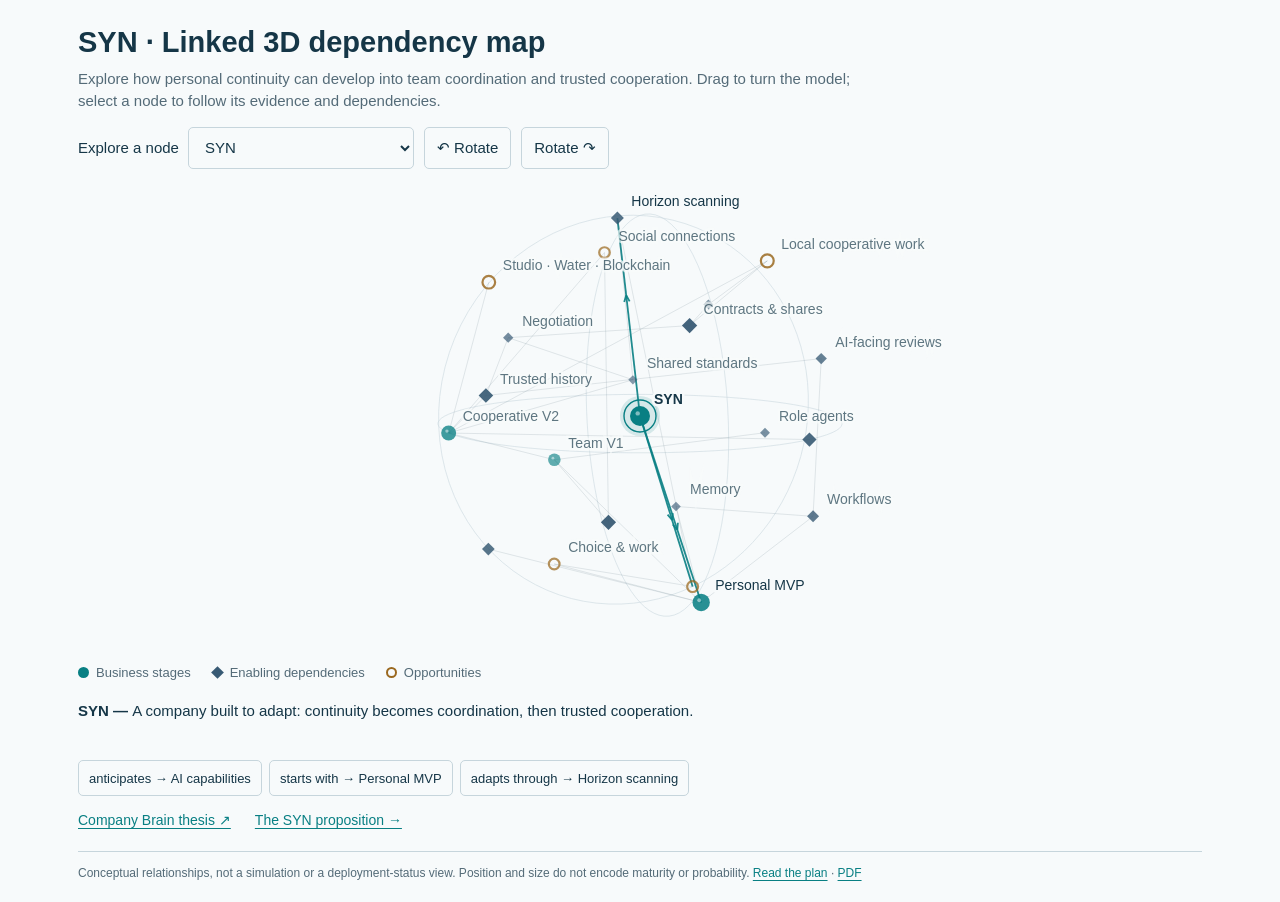
<file: presentation/business-plan/SYN-3D-MAP.html>
<!doctype html>
<html lang="en"><head><meta charset="utf-8"><meta name="viewport" content="width=device-width,initial-scale=1"><title>SYN · Linked 3D dependency map</title>
<style>
:root{color-scheme:light;--background:#f7fafb;--foreground:#153647;--muted:#546b78;--border:#c6d5dc;--stage:#087f83;--dependency:#385a74;--opportunity:#9a681f;--surface:#e4f0ef;font-family:Arial,sans-serif}
*{box-sizing:border-box}body{margin:0;background:var(--background);color:var(--foreground);font-size:15px;line-height:1.5}main{max-width:1180px;margin:0 auto;padding:25px 28px 20px}h1{font-size:29px;line-height:1.2;font-weight:600;margin:0 0 8px}p{margin:0 0 14px}.intro{color:var(--muted);max-width:780px}a{color:var(--stage);text-underline-offset:3px}a:hover{text-decoration-thickness:2px}.controls{display:flex;align-items:center;flex-wrap:wrap;gap:10px}.controls label{display:flex;gap:9px;align-items:center}select,button{font:inherit;color:var(--foreground);background:transparent;border:1px solid var(--border);border-radius:5px;padding:8px 12px;min-height:42px}select{max-width:290px}button{cursor:pointer}button:hover{background:var(--surface)}button:active{transform:translateY(1px)}#syn-space{display:block;width:100%;height:494px;touch-action:none;cursor:grab}#syn-space:active{cursor:grabbing}.legend{display:flex;flex-wrap:wrap;gap:21px;color:var(--muted);font-size:13px}.legend span{display:flex;align-items:center;gap:7px}.mark{display:inline-block;width:11px;height:11px;flex:none}.mark.stage{background:var(--stage);border-radius:50%}.mark.dependency{background:var(--dependency);transform:rotate(45deg);width:9px;height:9px;margin:1px}.mark.opportunity{border:2px solid var(--opportunity);border-radius:50%}#syn-detail{margin:18px 0 12px;min-height:48px;max-width:930px}#syn-detail strong{font-weight:600}#syn-related{display:flex;flex-wrap:wrap;gap:7px}#syn-related button{font-size:13px;min-height:36px;padding:6px 10px}#syn-sources{display:flex;flex-wrap:wrap;gap:10px 24px;margin:14px 0 9px;font-size:14px}footer{margin-top:20px;padding-top:12px;border-top:1px solid var(--border);font-size:12px;color:var(--muted)}.sr-only{position:absolute;left:-10000px;width:1px;height:1px;overflow:hidden}@media(max-width:550px){main{padding:20px 16px}h1{font-size:24px}#syn-space{height:383px}.controls label{width:100%;flex-wrap:wrap}select{max-width:100%}.intro{font-size:14px}#syn-detail{min-height:90px}}@media(prefers-reduced-motion:reduce){button:active{transform:none}}
</style></head><body><main id="syn-linked-vision">
<h1>SYN · Linked 3D dependency map</h1>
<p class="intro">Explore how personal continuity can develop into team coordination and trusted cooperation. Drag to turn the model; select a node to follow its evidence and dependencies.</p>
<div class="controls"><label for="syn-node">Explore a node <select id="syn-node"></select></label><button id="syn-left" type="button" aria-label="Rotate map left">↶ Rotate</button><button id="syn-right" type="button" aria-label="Rotate map right">Rotate ↷</button></div>
<canvas id="syn-space" role="img" aria-label="Rotatable conceptual 3D map of 22 SYN business stages, dependencies and opportunities. The select menu and related-node buttons provide a keyboard-accessible alternative."></canvas>
<div class="legend" aria-label="Node categories"><span><i class="mark stage" aria-hidden="true"></i>Business stages</span><span><i class="mark dependency" aria-hidden="true"></i>Enabling dependencies</span><span><i class="mark opportunity" aria-hidden="true"></i>Opportunities</span></div>
<div id="syn-detail" aria-live="polite"></div><div id="syn-related" aria-label="Connected concepts"></div><div id="syn-sources" aria-label="Selected concept sources"></div>
<footer>Conceptual relationships, not a simulation or a deployment-status view. Position and size do not encode maturity or probability. <a href="SYN-BUSINESS-PLAN.html" target="_top">Read the plan</a> · <a href="SYN-BUSINESS-PLAN.pdf" target="_top">PDF</a></footer>
</main><script>
(()=>{'use strict';
const root=document.getElementById('syn-linked-vision'),canvas=document.getElementById('syn-space'),ctx=canvas.getContext('2d');
const paper='https://lexspin.github.io/company-brain-papers/company-brain.html';
const nodes=[
['syn','SYN','stage',1,'A company built to adapt: continuity becomes coordination, then trusted cooperation.',paper],
['ai','AI capabilities','opportunity',2,'More accessible creation expands what people can do and the choices they face.','https://www.anthropic.com/research/anthropic-economic-index-january-2026-report'],
['choice','Choice & work','opportunity',2,'Selection, coordination and verification become valuable work around abundant creation.','https://scheibehenne.de/ScheibehenneGreifenederTodd2010.pdf'],
['mvp','Personal MVP','stage',3,'A local agent environment carries the person’s projects, preferences and successful methods forward.',paper],
['memory','Memory','dependency',7,'Relevant history includes source versions, circumstances, corrections and accepted outcomes.',paper],
['intent','Meaning & intent','dependency',3,'Approximate language is interpreted in the context of the user, project and current need.',paper],
['workflow','Workflows','dependency',7,'Reuse a tested method when it fits; research current alternatives when its dependencies change.','https://lexspin.github.io/company-brain-papers/technical-annexes.pdf'],
['v1','Team V1','stage',3,'Shared knowledge supports cooperation when identities, access and responsibilities are governed.',paper],
['access','Access & privacy','dependency',11,'Each role receives authorised context; recipient presentation follows enforced disclosure rules.','https://csrc.nist.gov/pubs/sp/800/207/final'],
['roles','Role agents','dependency',12,'Workers, managers, auditors and executives contribute at their level of the wider picture.',paper],
['v2','Cooperative V2','stage',3,'A future shared service connects businesses and people through trusted agents.','https://www.ica.coop/en/cooperatives/cooperative-identity/'],
['azure','Azure & support','dependency',11,'Cloud isolation, metering and support economics determine the viable service design.','https://learn.microsoft.com/en-us/azure/architecture/guide/multitenant/overview'],
['standards','Shared standards','dependency',8,'Common interfaces reduce repeated integration while business semantics remain explicit.','https://a2a-protocol.org/v1.0.0/specification/'],
['trust','Trusted history','dependency',9,'A personal agent vouches through relevant work evidence, issuer credibility and fit.','https://www.w3.org/TR/vc-data-model-2.0/'],
['reviews','AI-facing reviews','dependency',9,'Structured, attributable work reviews let another agent assess a recommendation.','https://www.w3.org/TR/vc-data-model-2.0/'],
['negotiate','Negotiation','dependency',9,'Agents compare offers within the principal’s mandate and approval boundaries.','https://ap2-protocol.org/ap2/agent_authorization/'],
['contracts','Contracts & shares','dependency',10,'Agreed terms define work, revenue, deductions, allocation and settlement.','https://uncitral.un.org/en/mlac'],
['arbiter','Visible arbiter','dependency',10,'An agreed public charter defines impartial procedure, evidence, conflicts and appeal.','https://lawcom.gov.uk/project/smart-contracts/'],
['projects','Studio · Water · Blockchain','opportunity',4,'Founder-led domains provide distinct settings for developing useful cooperative work.',paper],
['local','Local cooperative work','opportunity',10,'Venues, performers and local workers can form projects around agreed contributions.','https://www.ica.coop/en/cooperatives/cooperative-identity/'],
['social','Social connections','opportunity',11,'Entertainment, sport and personal introductions grow through separate voluntary purposes.','https://www.ica.coop/en/cooperatives/cooperative-identity/'],
['horizon','Horizon scanning','dependency',5,'Dated signals connect capability, standards and behaviour to investment decisions.','https://www.internetsociety.org/internet/history-internet/brief-history-internet/']
].map(([id,label,type,section,detail,url],i)=>({id,label,type,section,detail,url,i}));
const links=[['syn','ai','anticipates'],['ai','choice','expands'],['choice','mvp','creates need for'],['syn','mvp','starts with'],['mvp','memory','depends on'],['mvp','intent','interprets through'],['memory','workflow','supports'],['mvp','workflow','reuses'],['mvp','v1','extends into'],['v1','access','depends on'],['v1','roles','coordinates'],['v1','v2','can develop into'],['v2','azure','depends on'],['v2','standards','depends on'],['standards','negotiate','enables exchange'],['reviews','trust','supports'],['trust','negotiate','informs'],['v2','trust','depends on'],['negotiate','contracts','produces terms for'],['contracts','arbiter','uses agreed procedure'],['v2','projects','connects'],['v2','local','enables'],['v2','social','may extend into'],['local','contracts','depends on'],['local','arbiter','depends on'],['social','access','depends on'],['syn','horizon','adapts through'],['horizon','standards','monitors'],['horizon','ai','monitors'],['workflow','reviews','produces evidence for']];

const lookup=Object.fromEntries(nodes.map(n=>[n.id,n]));
const sourceLabels={syn:'Company Brain thesis',ai:'Anthropic Economic Index · January 2026',choice:'Choice-overload meta-analysis · 2010',mvp:'Company Brain thesis',memory:'Company Brain thesis',intent:'Company Brain thesis',workflow:'Company Brain · technical annexes',v1:'Company Brain thesis',access:'NIST SP 800-207 · Zero Trust',roles:'Company Brain thesis',v2:'ICA · cooperative identity and principles',azure:'Azure · multitenant architecture',standards:'A2A · specification v1.0.0',trust:'W3C · Verifiable Credentials 2.0',reviews:'W3C · Verifiable Credentials 2.0',negotiate:'AP2 · Agent Authorization Framework',contracts:'UNCITRAL · automated contracting',arbiter:'Law Commission · smart legal contracts',projects:'Company Brain thesis',local:'ICA · cooperative identity and principles',social:'ICA · cooperative identity and principles',horizon:'Internet Society · history of the internet'};
const sectionLabels={1:'The SYN proposition',2:'Why continuity becomes valuable',3:'Development stages and release dependencies',4:'Commercial model and cooperative expansion',5:'Adaptive roadmap and horizon scanning',6:'Standards and technological transitions',7:'Research foundations',8:'Interoperability and governance dependencies',9:'Trust and delegated negotiation',10:'Governed arbiter and revenue allocation',11:'Organisational access and cloud delivery',12:'Dependency and opportunity register'};
nodes.forEach((n,i)=>{if(i===0){n.pos=[0,0,0];return}const k=i-1,phi=Math.acos(1-2*(k+.5)/(nodes.length-1)),theta=Math.PI*(1+Math.sqrt(5))*k;n.pos=[Math.sin(phi)*Math.cos(theta),Math.cos(phi),Math.sin(phi)*Math.sin(theta)];});
let yaw=.35,pitch=-.14,selected='syn',projected=[],width=900,height=494,drag=null,moved=false,animation=0,emphasis=1;
const motion=matchMedia('(prefers-reduced-motion: reduce)'),select=document.getElementById('syn-node');
nodes.forEach(n=>{const o=document.createElement('option');o.value=n.id;o.textContent=n.label;select.append(o)});
const saved=window.openai?.widgetState;
if(saved?.modelContent?.node&&lookup[saved.modelContent.node])selected=saved.modelContent.node;
if(Number.isFinite(saved?.privateContent?.yaw))yaw=saved.privateContent.yaw;
if(Number.isFinite(saved?.privateContent?.pitch))pitch=saved.privateContent.pitch;
function save(){window.openai?.setWidgetState?.({modelContent:{node:selected},privateContent:{yaw,pitch}}).catch(()=>{});}
function animate(delta=0,pulse=false){cancelAnimationFrame(animation);const start=performance.now(),from=yaw,to=yaw+delta;if(motion.matches){yaw=to;emphasis=1;draw();save();return}function step(t){const p=Math.min(1,(t-start)/310),ease=1-Math.pow(1-p,3);yaw=from+(to-from)*ease;emphasis=pulse?1+.35*Math.sin(Math.PI*p):1;draw();if(p<1)animation=requestAnimationFrame(step);else save()}animation=requestAnimationFrame(step)}
function pick(id,persist=true){selected=id;select.value=id;const n=lookup[id],detail=document.getElementById('syn-detail');detail.replaceChildren();const title=document.createElement('strong');title.textContent=n.label+' — ';detail.append(title,document.createTextNode(n.detail));
const related=document.getElementById('syn-related');related.replaceChildren();links.filter(l=>l[0]===id||l[1]===id).forEach(([a,b,r])=>{const target=a===id?b:a,button=document.createElement('button');button.type='button';button.textContent=(a===id?r+' → ':'← '+r+' · ')+lookup[target].label;button.onclick=()=>pick(target);related.append(button)});
const sources=document.getElementById('syn-sources');sources.replaceChildren();const a=document.createElement('a');a.href=n.url;a.target='_blank';a.rel='noopener';a.textContent=sourceLabels[id]+' ↗';sources.append(a);const b=document.createElement('a');b.href='SYN-BUSINESS-PLAN.html#s'+n.section;b.target='_top';b.textContent=sectionLabels[n.section]+' →';sources.append(b);draw();if(persist)animate(0,true);}
function project(pos,R,cx,cy){let[x,y,z]=pos,xx=x*Math.cos(yaw)+z*Math.sin(yaw),zz=-x*Math.sin(yaw)+z*Math.cos(yaw),yy=y*Math.cos(pitch)-zz*Math.sin(pitch);z=y*Math.sin(pitch)+zz*Math.cos(pitch);const scale=3.8/(3.8-z);return{x:cx+xx*R*scale,y:cy+yy*R*scale,z,scale};}
function draw(){const css=getComputedStyle(document.documentElement),colors={fg:css.getPropertyValue('--foreground').trim(),bg:css.getPropertyValue('--background').trim(),muted:css.getPropertyValue('--muted').trim(),border:css.getPropertyValue('--border').trim(),stage:css.getPropertyValue('--stage').trim(),dependency:css.getPropertyValue('--dependency').trim(),opportunity:css.getPropertyValue('--opportunity').trim()};ctx.clearRect(0,0,width,height);const R=Math.min(width*.34,height*.395),cx=width/2,cy=height/2;
// Projected great-circle guides provide a stable spatial frame without data meaning.
ctx.lineWidth=1;ctx.strokeStyle=colors.border;ctx.globalAlpha=.55;
for(let axis=0;axis<3;axis++){ctx.beginPath();for(let k=0;k<=90;k++){const t=k/90*Math.PI*2,pos=axis===0?[Math.cos(t),Math.sin(t),0]:axis===1?[Math.cos(t),0,Math.sin(t)]:[0,Math.cos(t),Math.sin(t)],p=project(pos,R,cx,cy);if(k===0)ctx.moveTo(p.x,p.y);else ctx.lineTo(p.x,p.y)}ctx.stroke()}
projected=nodes.map(n=>({...n,...project(n.pos,R,cx,cy)}));const by=Object.fromEntries(projected.map(n=>[n.id,n])),connected=new Set(links.filter(l=>l[0]===selected||l[1]===selected).flatMap(l=>l.slice(0,2)));
links.forEach(([a,b])=>{const p=by[a],q=by[b],active=a===selected||b===selected;ctx.globalAlpha=active?.90:.15;ctx.strokeStyle=active?colors.stage:colors.muted;ctx.lineWidth=active?1.8:1;ctx.beginPath();ctx.moveTo(p.x,p.y);ctx.lineTo(q.x,q.y);ctx.stroke();if(active){const t=.61,xx=p.x+(q.x-p.x)*t,yy=p.y+(q.y-p.y)*t,ang=Math.atan2(q.y-p.y,q.x-p.x);ctx.beginPath();ctx.moveTo(xx,yy);ctx.lineTo(xx-7*Math.cos(ang-.4),yy-7*Math.sin(ang-.4));ctx.moveTo(xx,yy);ctx.lineTo(xx-7*Math.cos(ang+.4),yy-7*Math.sin(ang+.4));ctx.stroke()}});
[...projected].sort((a,b)=>a.z-b.z).forEach(n=>{const active=n.id===selected,r=(active?10:n.type==='stage'?7.6:5.8)*n.scale*(active?emphasis:1);ctx.globalAlpha=active?1:.60+(n.z+1)*.18;const color=colors[n.type];if(active){ctx.globalAlpha=.14;ctx.fillStyle=color;ctx.beginPath();ctx.arc(n.x,n.y,r+10,0,Math.PI*2);ctx.fill();ctx.globalAlpha=1;ctx.strokeStyle=color;ctx.lineWidth=1.4;ctx.beginPath();ctx.arc(n.x,n.y,r+6,0,Math.PI*2);ctx.stroke()}ctx.fillStyle=color;ctx.strokeStyle=color;ctx.lineWidth=2.2;ctx.beginPath();if(n.type==='dependency'){ctx.moveTo(n.x,n.y-r);ctx.lineTo(n.x+r,n.y);ctx.lineTo(n.x,n.y+r);ctx.lineTo(n.x-r,n.y);ctx.closePath()}else ctx.arc(n.x,n.y,r,0,Math.PI*2);if(n.type==='opportunity')ctx.stroke();else ctx.fill();if(n.type==='stage'){ctx.globalAlpha=.5;ctx.fillStyle=colors.bg;ctx.beginPath();ctx.arc(n.x-r*.23,n.y-r*.26,r*.22,0,Math.PI*2);ctx.fill()}});
const occupied=[],rank=n=>n.id===selected?10:n.type==='stage'?5:connected.has(n.id)?3:0;
[...projected].sort((a,b)=>rank(b)-rank(a)).forEach(n=>{if(width<520&&n.id!==selected&&n.type!=='stage'&&!connected.has(n.id))return;const isActive=n.id===selected,fontSize=width<450?12:14;ctx.font=(isActive?'600 ':'400 ')+fontSize+'px Arial';const tw=ctx.measureText(n.label).width;let x=Math.max(5,Math.min(width-tw-5,n.x+14)),y=n.y-12;const box={x,y:y-fontSize,w:tw,h:fontSize+5};if(!isActive&&occupied.some(b=>box.x<b.x+b.w+5&&box.x+box.w+5>b.x&&box.y<b.y+b.h+3&&box.y+box.h+3>b.y))return;occupied.push(box);ctx.globalAlpha=isActive||connected.has(n.id)?1:.68;ctx.lineWidth=5;ctx.strokeStyle=colors.bg;ctx.strokeText(n.label,x,y);ctx.fillStyle=colors.fg;ctx.fillText(n.label,x,y)});ctx.globalAlpha=1;}
function resize(){width=canvas.clientWidth;height=canvas.clientHeight;const d=window.devicePixelRatio||1;canvas.width=width*d;canvas.height=height*d;ctx.setTransform(d,0,0,d,0,0);draw();}
canvas.addEventListener('pointerdown',e=>{cancelAnimationFrame(animation);emphasis=1;drag={x:e.clientX,y:e.clientY,startX:e.clientX,startY:e.clientY};moved=false;canvas.setPointerCapture(e.pointerId)});
canvas.addEventListener('pointermove',e=>{if(!drag)return;const dx=e.clientX-drag.x,dy=e.clientY-drag.y;if(Math.hypot(e.clientX-drag.startX,e.clientY-drag.startY)>3)moved=true;yaw+=dx*.007;pitch=Math.max(-1.1,Math.min(1.1,pitch+dy*.007));drag.x=e.clientX;drag.y=e.clientY;draw()});
canvas.addEventListener('pointerup',e=>{if(!moved){const r=canvas.getBoundingClientRect(),x=e.clientX-r.left,y=e.clientY-r.top,nearest=[...projected].sort((a,b)=>Math.hypot(a.x-x,a.y-y)-Math.hypot(b.x-x,b.y-y))[0];if(nearest&&Math.hypot(nearest.x-x,nearest.y-y)<27)pick(nearest.id)}drag=null;save()});canvas.addEventListener('pointercancel',()=>{drag=null});
select.onchange=()=>pick(select.value);document.getElementById('syn-left').onclick=()=>animate(-.36);document.getElementById('syn-right').onclick=()=>animate(.36);new ResizeObserver(resize).observe(canvas);
motion.addEventListener('change',()=>{cancelAnimationFrame(animation);emphasis=1;draw()});
window.addEventListener('openai:set_globals',e=>{const v=e.detail?.globals?.widgetState;if(v?.modelContent?.node&&lookup[v.modelContent.node]){yaw=v.privateContent?.yaw??yaw;pitch=v.privateContent?.pitch??pitch;pick(v.modelContent.node,false)}});
pick(selected,false);resize();
})();
</script></body></html>
</file>
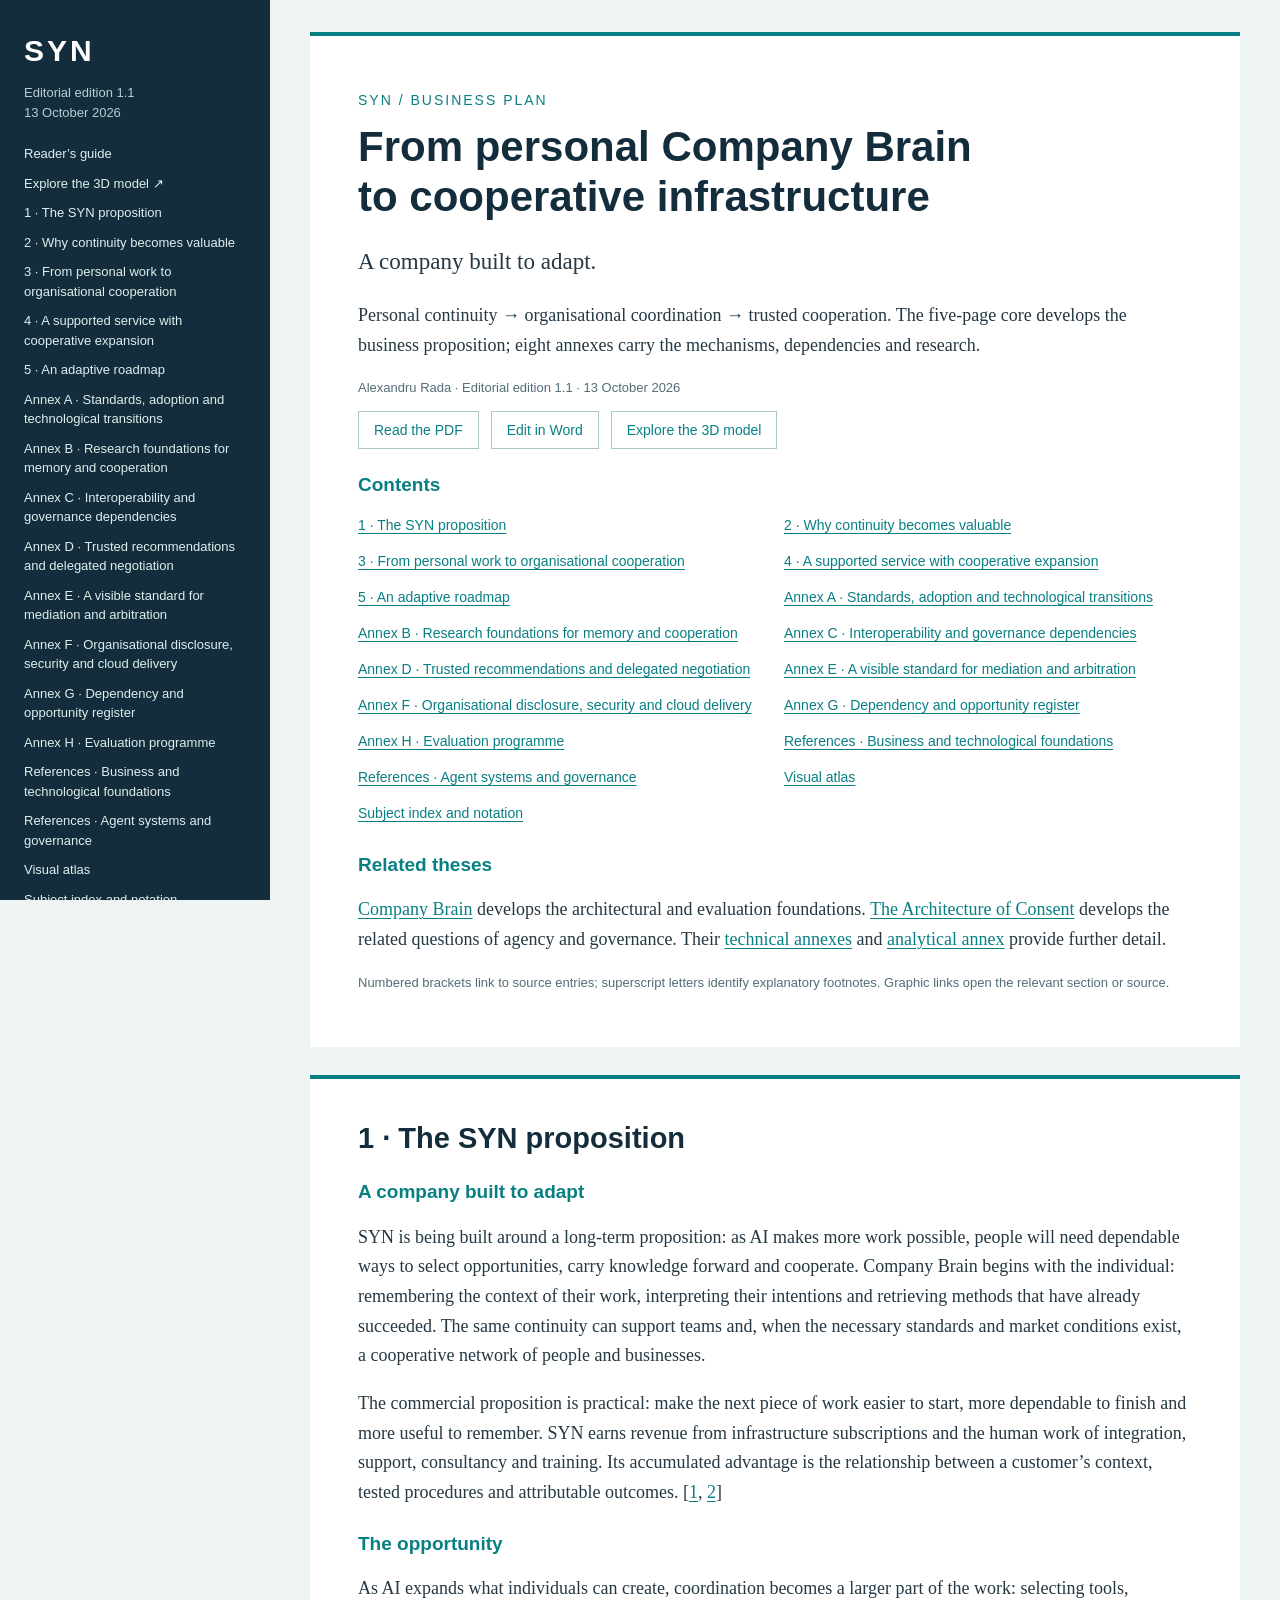
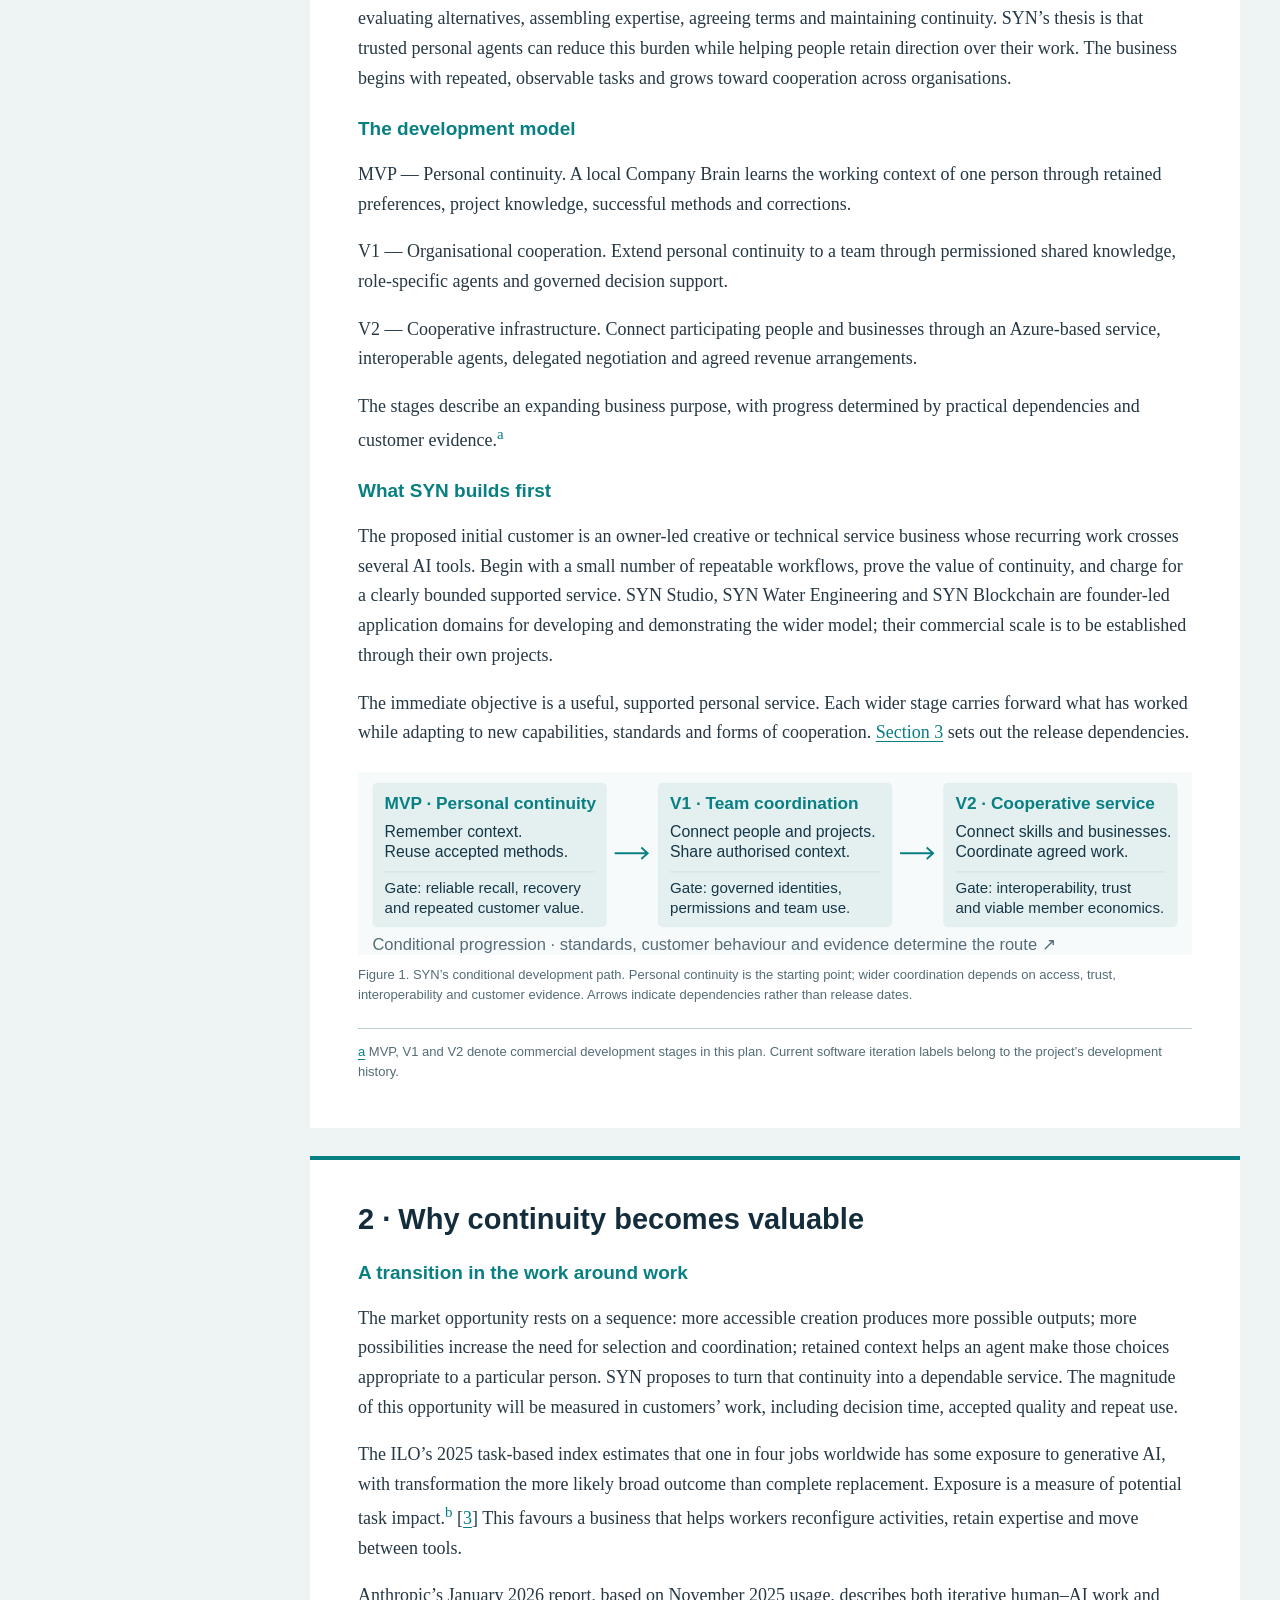
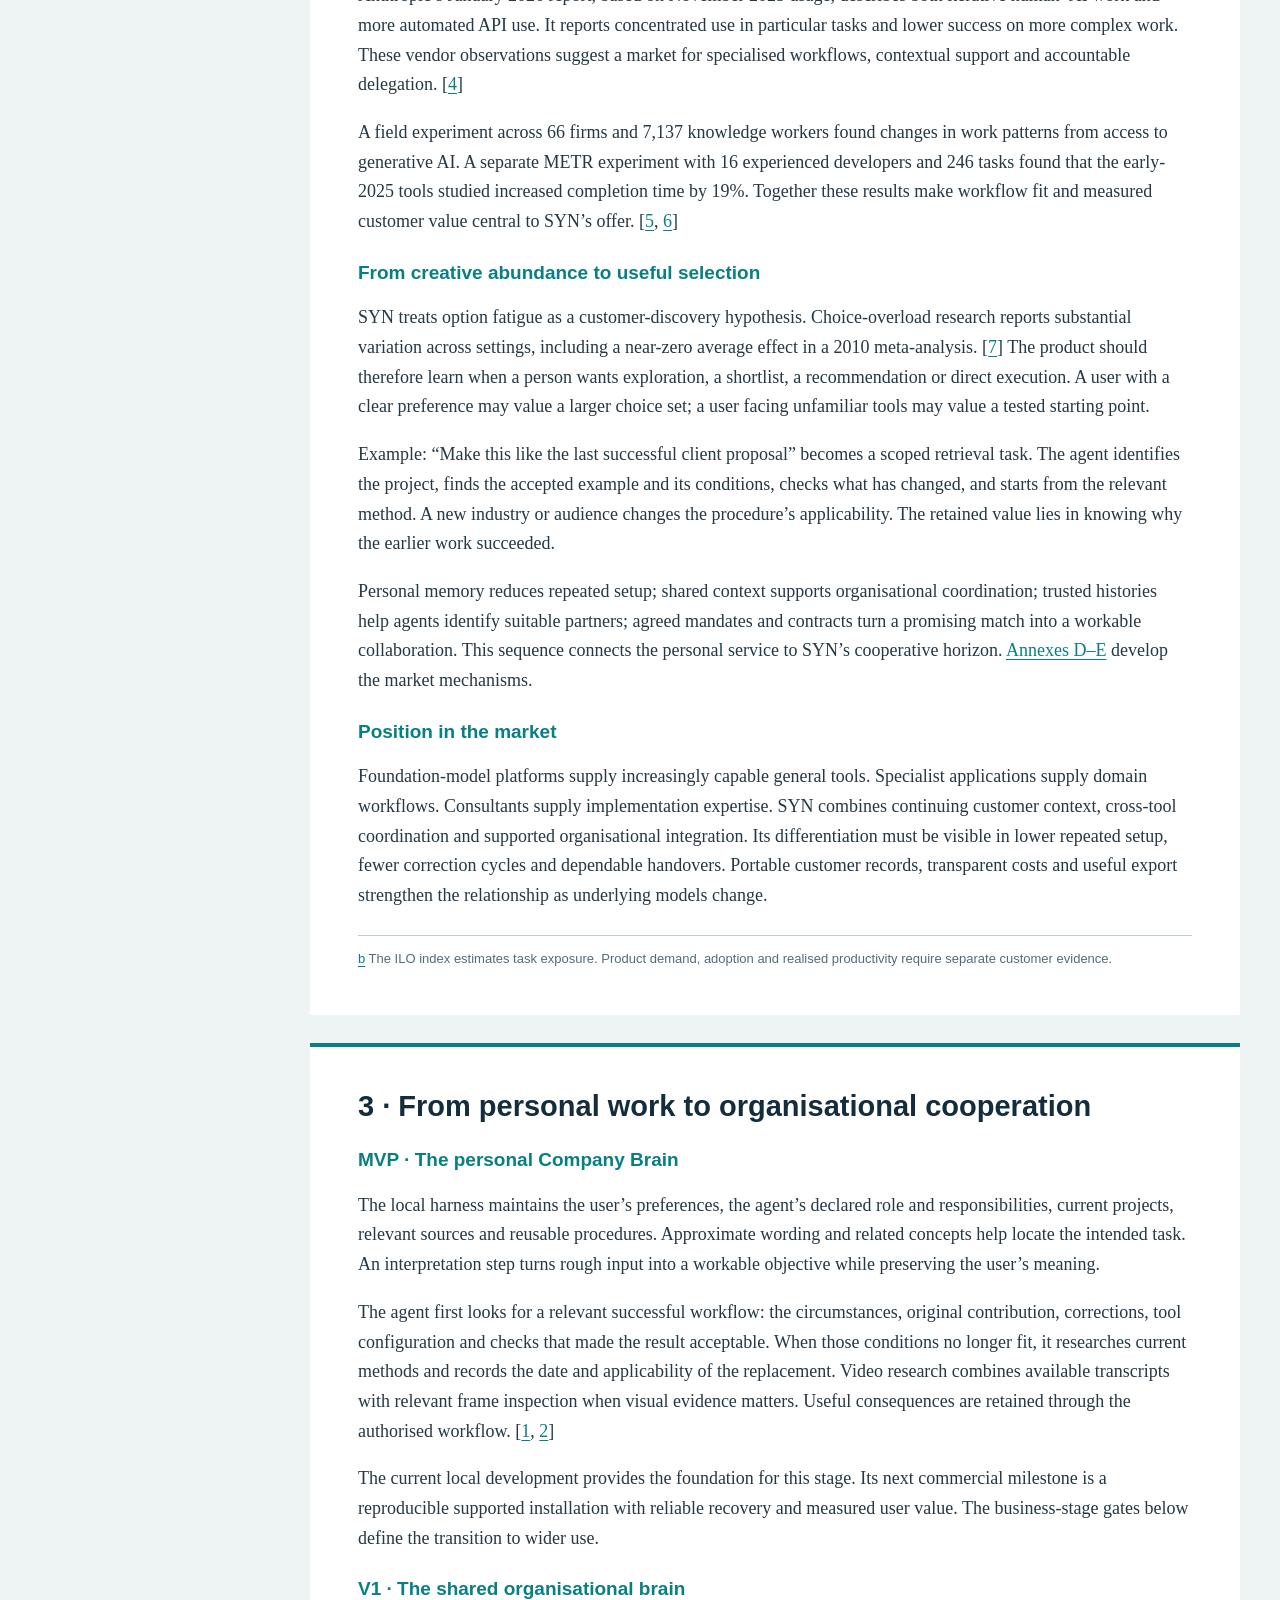
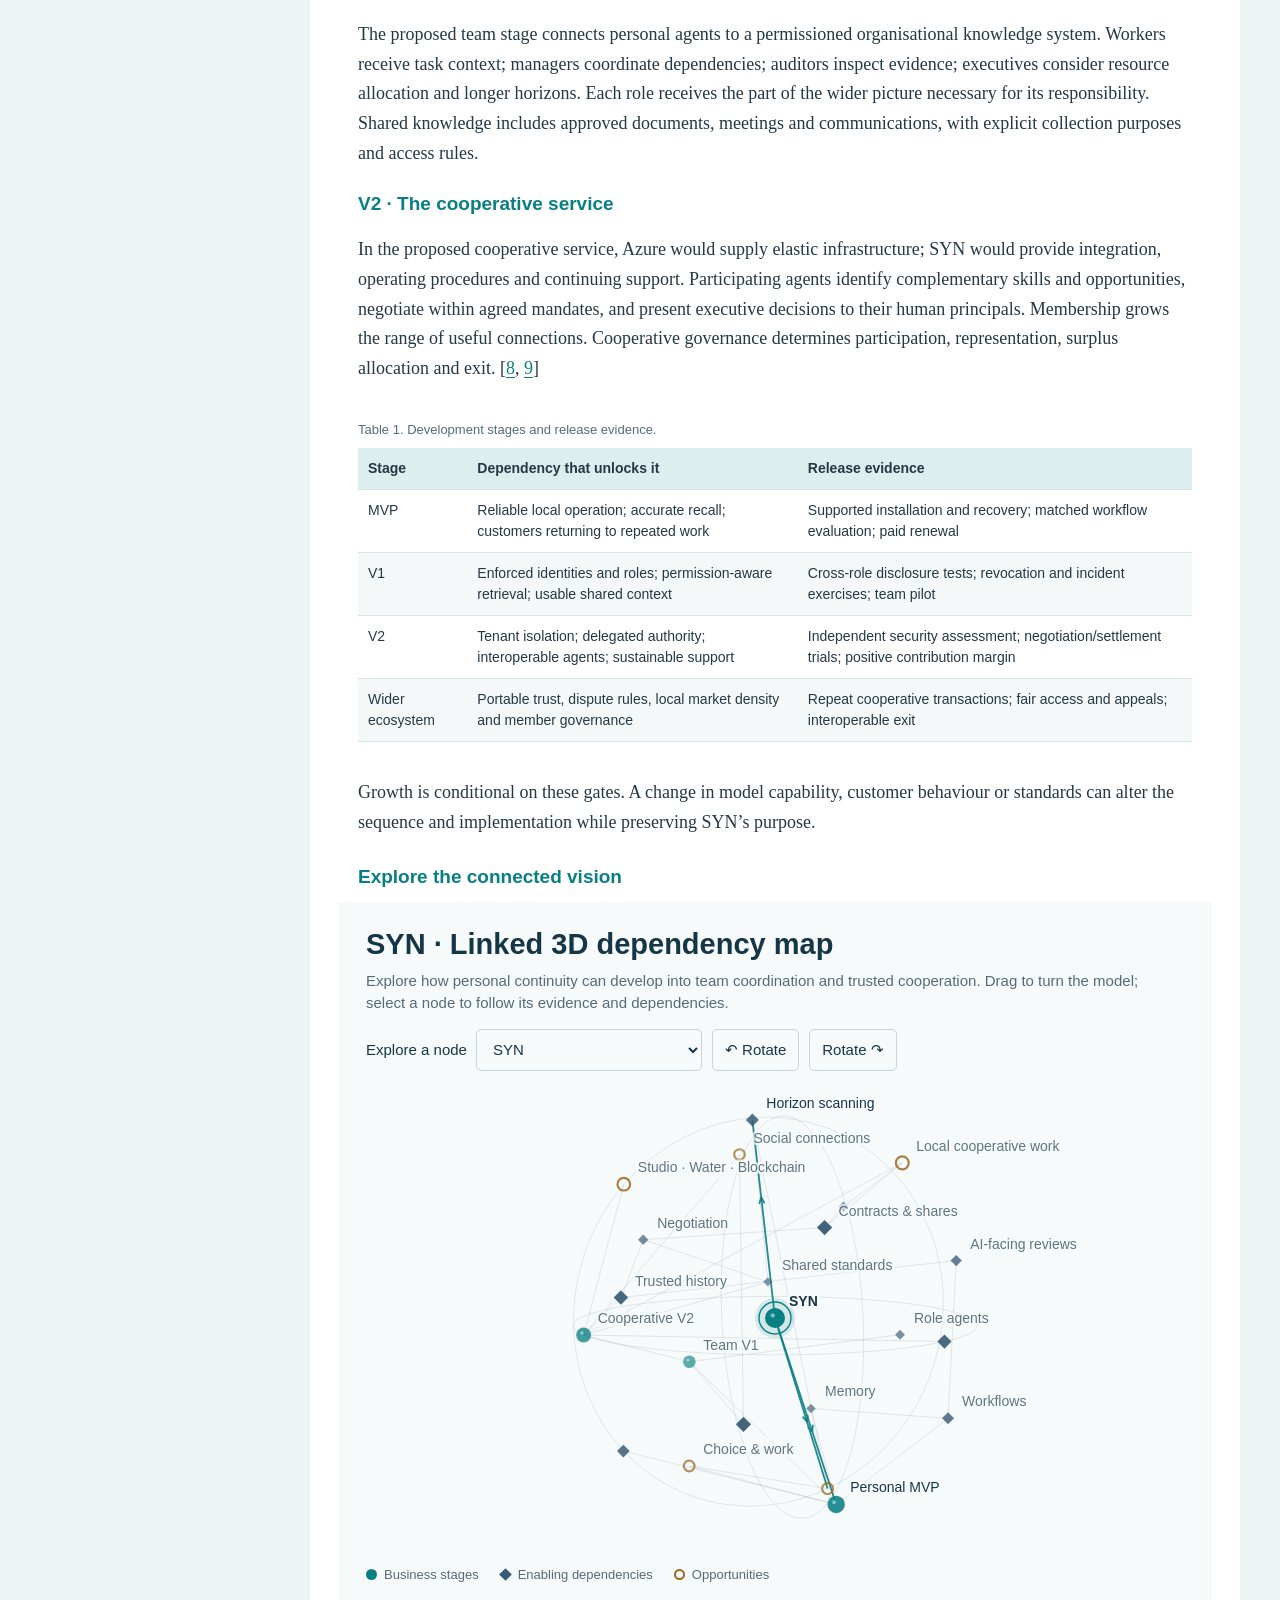
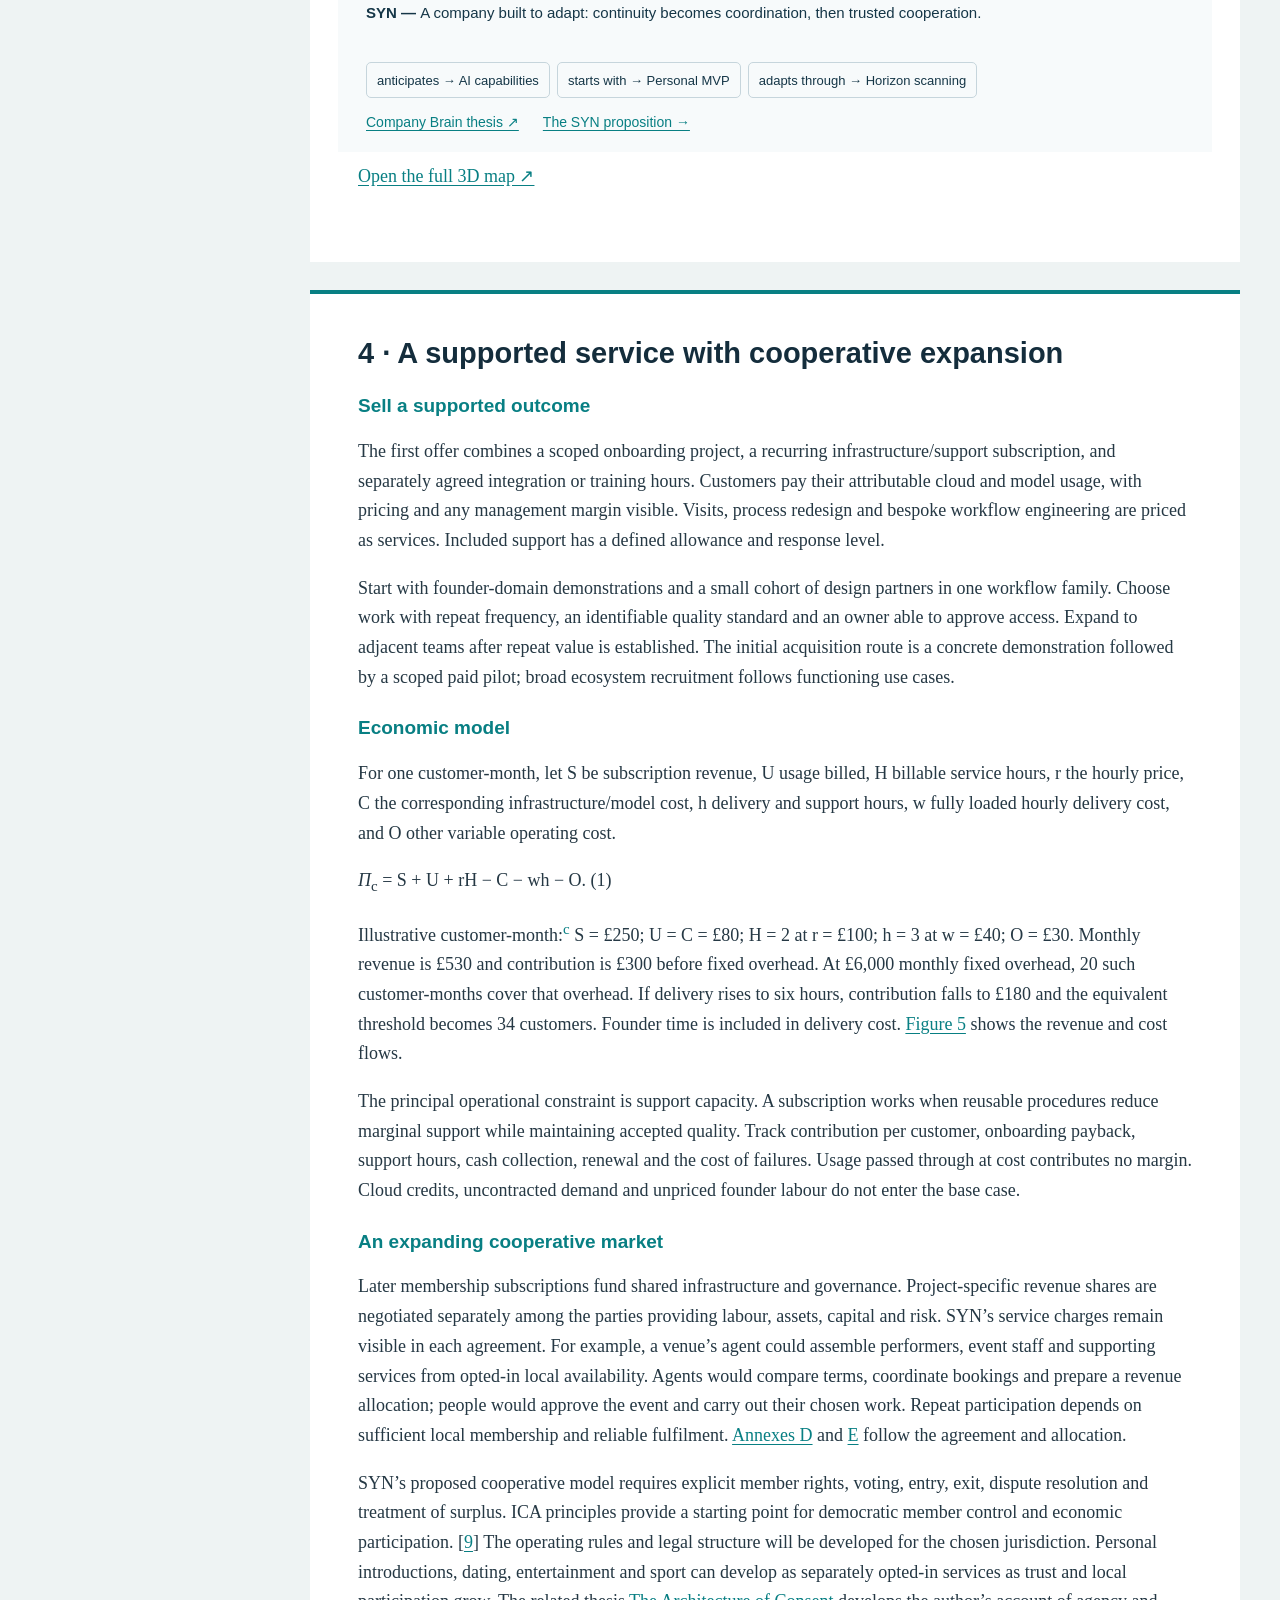
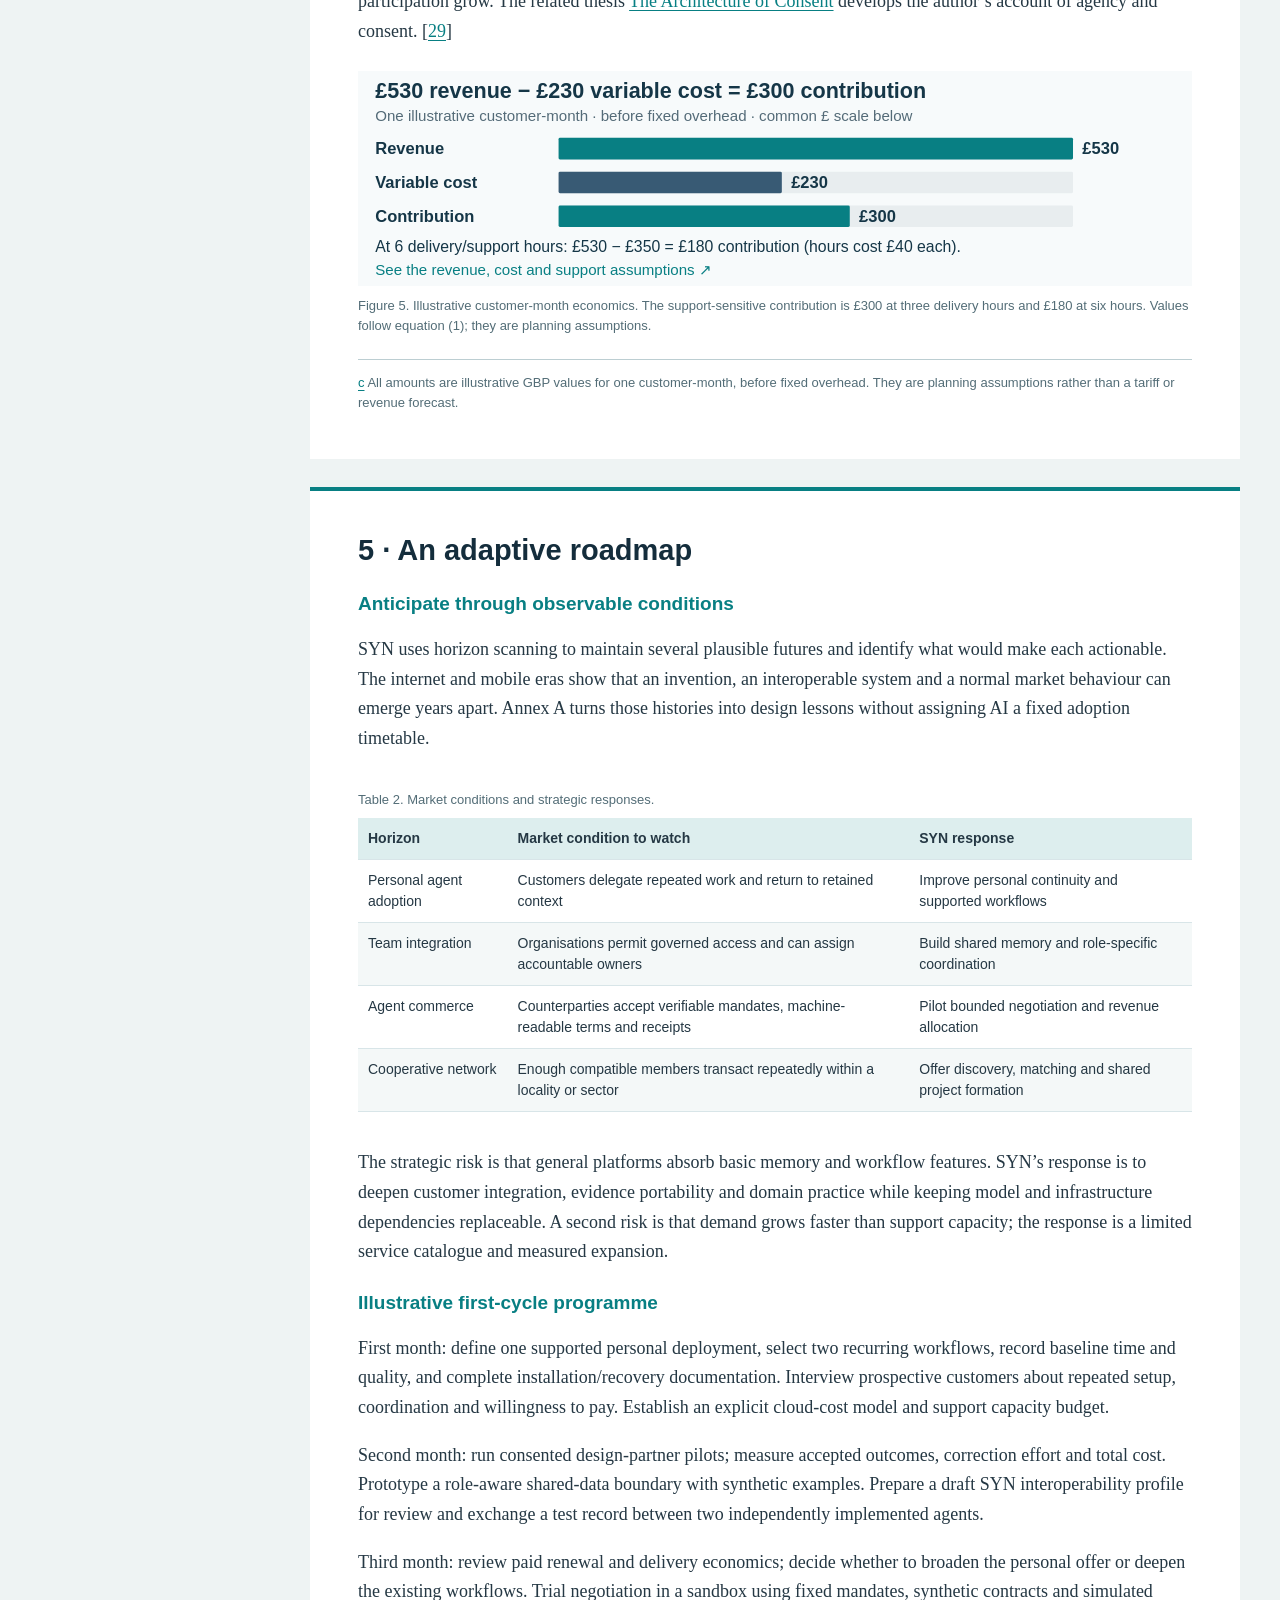
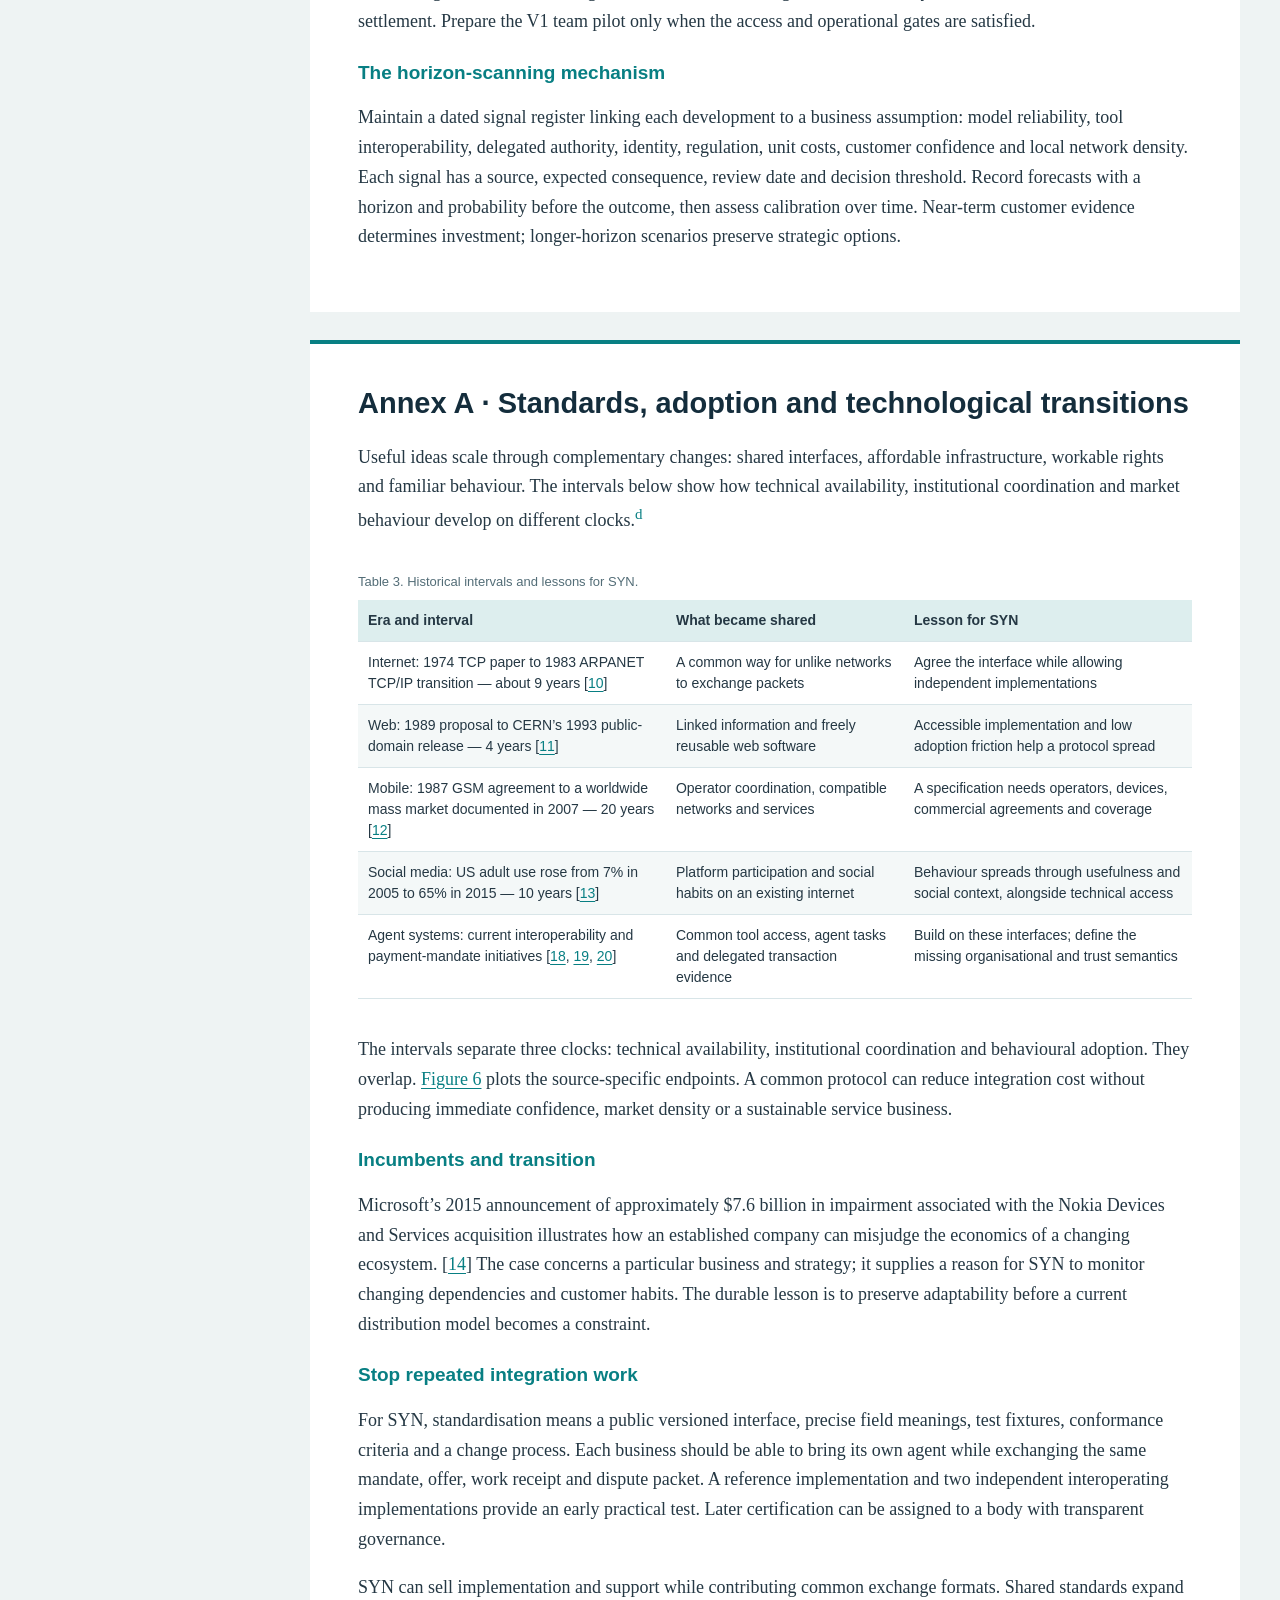
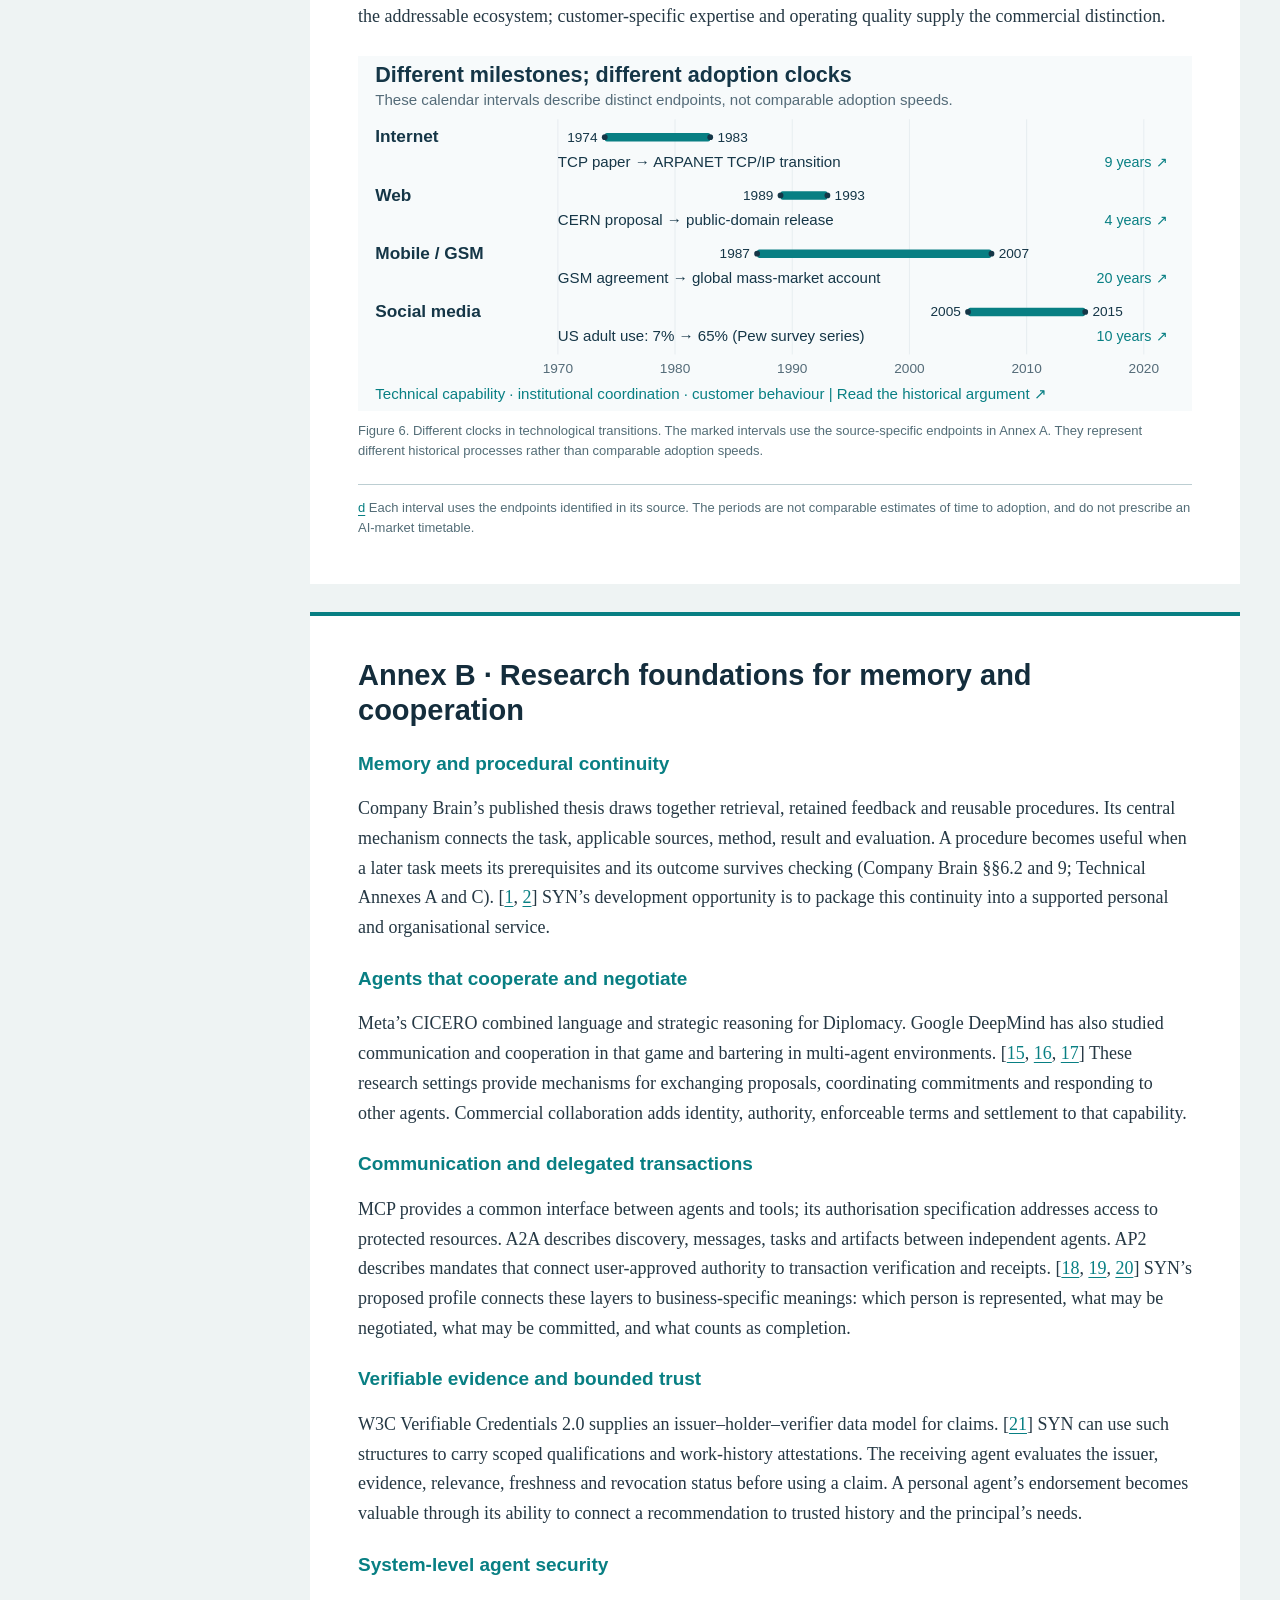
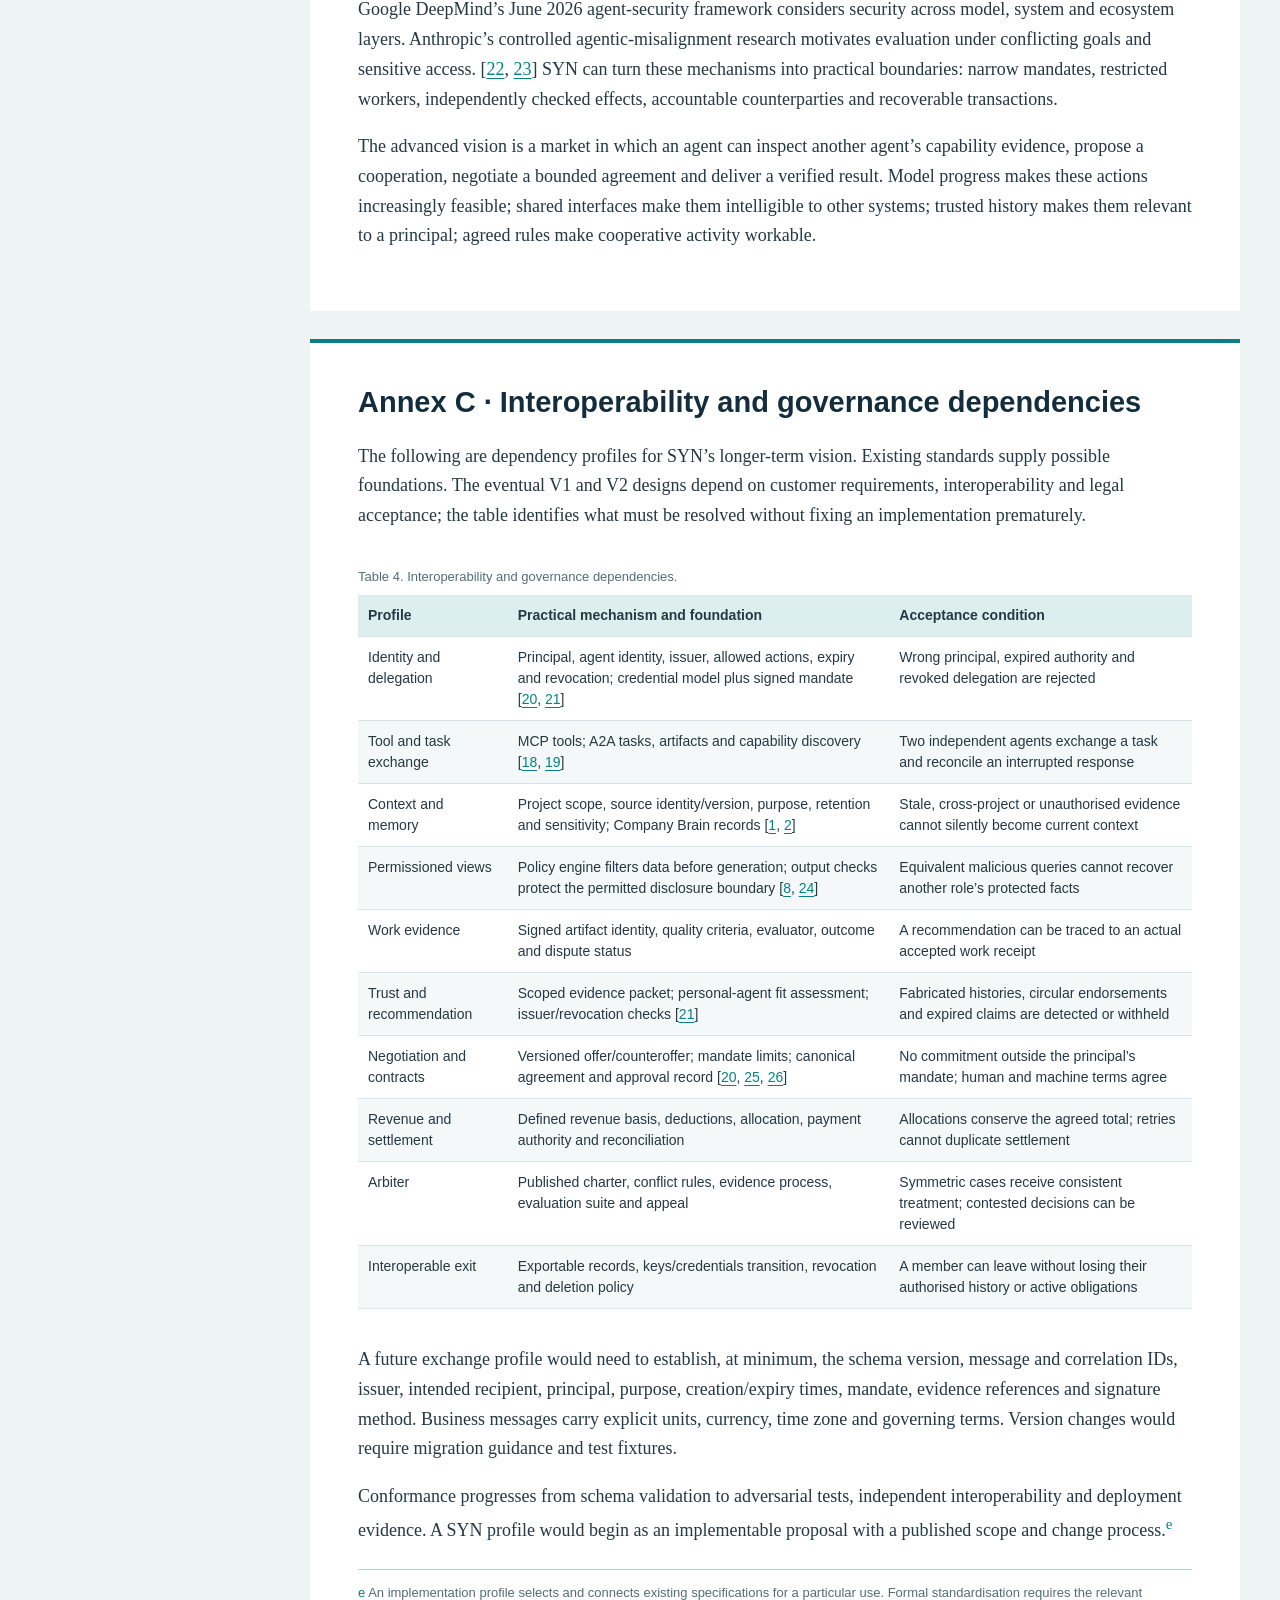
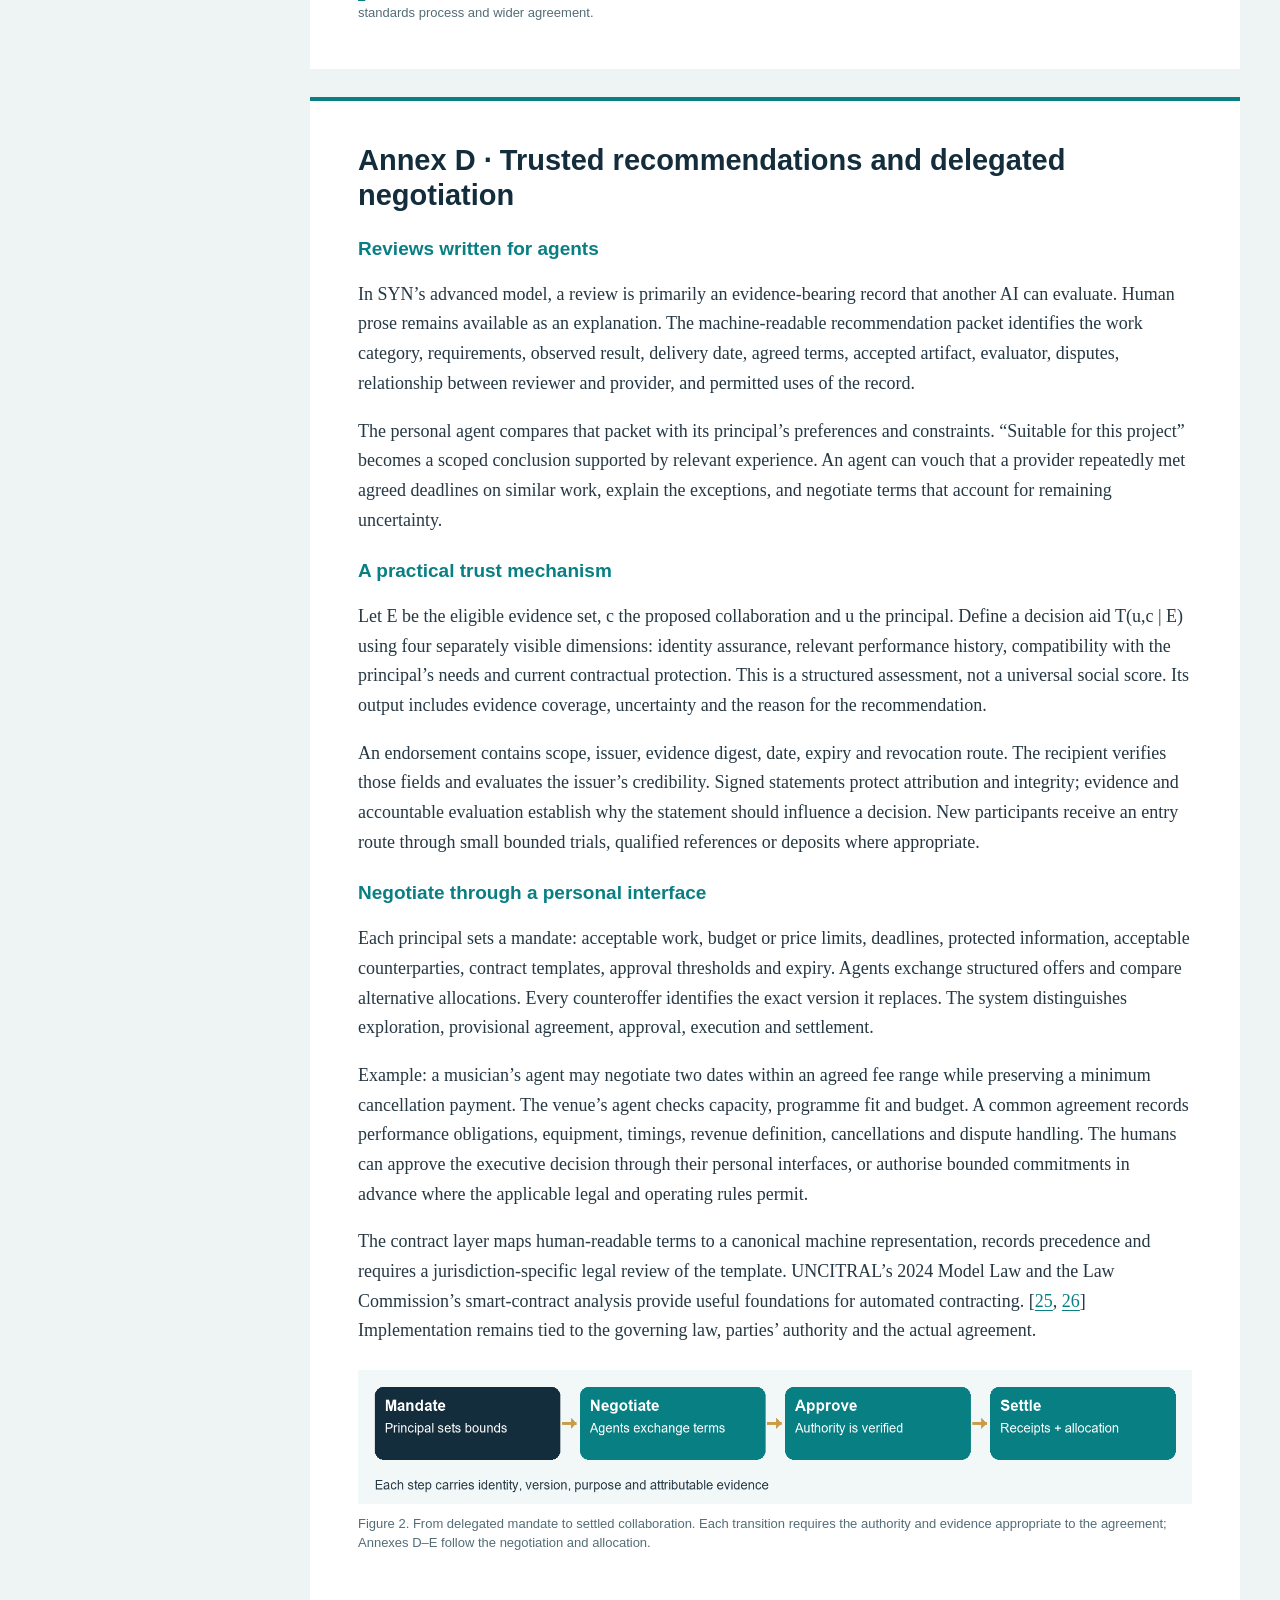
<file: presentation/business-plan/SYN-BUSINESS-PLAN.html>
<!doctype html><html lang="en"><head><meta charset="utf-8"><meta name="viewport" content="width=device-width,initial-scale=1"><title>SYN: From Personal Company Brain to Cooperative Infrastructure</title><style>*{box-sizing:border-box}html{scroll-behavior:smooth}body{margin:0;color:#253844;background:#eef3f3;font:18px/1.65 Georgia,serif}a{color:#087f83;text-underline-offset:3px}a:hover{color:#17566d}a:focus-visible,button:focus-visible{outline:3px solid #ca9c47;outline-offset:3px}nav{position:fixed;inset:0 auto 0 0;width:270px;overflow:auto;padding:28px 24px;background:#142d3c;font:13px/1.5 Arial}nav a{display:block;color:#dfeeed;margin-bottom:10px;text-decoration:none}nav .brand{color:white;font-size:30px;font-weight:bold;letter-spacing:3px}nav .meta{color:#b8cdd1;margin:10px 0 22px}main{max-width:1280px;margin-left:270px;padding:32px 40px}section{background:white;border-top:4px solid #087f83;padding:42px 48px;margin-bottom:28px;scroll-margin-top:20px}h1{font:600 29px/1.2 Arial;color:#142d3c;margin:0 0 22px}h2{font:600 19px/1.3 Arial;color:#087f83;margin:24px 0 12px}.hero h1{font-size:42px}.hero .eyebrow{font:14px Arial;letter-spacing:2px;color:#087f83}.hero .subtitle{font-size:23px;line-height:1.4}.meta,figcaption,.footnotes{font:13px/1.5 Arial;color:#536d77}figure{margin:24px 0}img,object{width:100%;height:auto;display:block}object{aspect-ratio:3/1}figcaption{margin-top:10px}iframe{width:100%;height:850px;border:0;background:#f6fafb}.interactive{margin:28px -20px}.interactive h2{padding:0 20px}.interactive>a{display:block;padding:0 20px}.table-wrap{overflow-x:auto}table{border-collapse:collapse;width:100%;font:14px/1.5 Arial;margin:18px 0}caption{text-align:left;font-size:13px;padding:0 0 9px;color:#536d77}th,td{text-align:left;vertical-align:top;padding:10px;border-bottom:1px solid #d8e5e8}th{background:#ddeeee}tr:nth-child(even){background:#f4f8f8}.footnotes{border-top:1px solid #bcced2;margin-top:24px;padding-top:8px}.footnotes p{margin:5px 0}.subject-index{padding:0;list-style:none;font:15px/1.5 Arial}.subject-index li{display:flex;justify-content:space-between;gap:16px;border-bottom:1px solid #dde6e8;padding:7px 0}.downloads{display:flex;flex-wrap:wrap;gap:12px;font:14px Arial}.downloads a{padding:10px 15px;border:1px solid #acc7ca;text-decoration:none}.guide-links{display:grid;grid-template-columns:1fr 1fr;gap:5px 18px;font:14px/1.5 Arial}.guide-links a{padding:5px 0}.legacy-anchor{scroll-margin-top:24px}sup a{text-decoration:none}.reading-progress{position:fixed;left:270px;top:0;height:3px;background:#ca9c47;width:0;z-index:10}@media(max-width:960px){nav{position:relative;width:auto;max-height:none}nav .chapter-nav{display:none}main{margin:0;padding:16px}section{padding:28px 24px}.reading-progress{left:0}.hero h1{font-size:34px}.guide-links{grid-template-columns:1fr}iframe{height:1000px}.interactive{margin:18px -8px}object{min-height:240px;aspect-ratio:auto}}@media(prefers-reduced-motion:reduce){html{scroll-behavior:auto}*{transition:none!important;animation:none!important}}@media print{nav,.reading-progress,.interactive,.downloads{display:none}main{margin:0;padding:0}section{break-before:page;border:0;padding:0;box-shadow:none}}svg.linked-chart{display:block;width:100%;height:auto}.mobile-graphic{display:none}@media(max-width:650px){figure.linked-figure svg.linked-chart{display:none}.mobile-graphic{display:block;background:#f1f7f7;padding:18px;font:14px/1.5 Arial}.mobile-graphic h3{font-size:17px;margin:0 0 18px}.mobile-graphic .bar-label{display:flex;justify-content:space-between;margin-top:12px}.bar-track{height:15px;background:#dde8e9;margin-top:4px}.bar-mark{height:100%;background:#087f83}.development-mobile a,.mobile-graphic .era{display:block;text-decoration:none}.mobile-graphic strong,.mobile-graphic span,.mobile-graphic small{display:block}.mobile-graphic small{font-size:12px;color:#536d77;margin-top:5px}.flow-arrow{text-align:center;font-size:22px;margin:8px}.mobile-graphic .era{margin-bottom:20px;border-left:3px solid #087f83;padding-left:12px}.mobile-graphic p{font-size:13px}}</style></head><body><nav aria-label="Document"><div class="brand">SYN</div><div class="meta">Editorial edition 1.1<br>13 October 2026</div><a href="#guide">Reader’s guide</a><a href="SYN-3D-MAP.html">Explore the 3D model ↗</a><div class="chapter-nav"><a href="#proposition">1 · The SYN proposition</a><a href="#opportunity">2 · Why continuity becomes valuable</a><a href="#development">3 · From personal work to organisational cooperation</a><a href="#economics">4 · A supported service with cooperative expansion</a><a href="#roadmap">5 · An adaptive roadmap</a><a href="#standards">Annex A · Standards, adoption and technological transitions</a><a href="#research">Annex B · Research foundations for memory and cooperation</a><a href="#dependencies">Annex C · Interoperability and governance dependencies</a><a href="#trust">Annex D · Trusted recommendations and delegated negotiation</a><a href="#arbiter">Annex E · A visible standard for mediation and arbitration</a><a href="#security">Annex F · Organisational disclosure, security and cloud delivery</a><a href="#register">Annex G · Dependency and opportunity register</a><a href="#evaluation">Annex H · Evaluation programme</a><a href="#references-business">References · Business and technological foundations</a><a href="#references-agents">References · Agent systems and governance</a><a href="#illustrations">Visual atlas</a><a href="#index">Subject index and notation</a></div><a href="SYN-BUSINESS-PLAN.pdf">PDF edition</a><a href="SYN-BUSINESS-PLAN.docx">Editable Word edition</a></nav><div class="reading-progress" aria-hidden="true"></div><main><section id="guide" class="hero"><p class="eyebrow">SYN / BUSINESS PLAN</p><h1>From personal Company Brain<br>to cooperative infrastructure</h1><p class="subtitle">A company built to adapt.</p><p>Personal continuity → organisational coordination → trusted cooperation. The five-page core develops the business proposition; eight annexes carry the mechanisms, dependencies and research.</p><p class="meta">Alexandru Rada · Editorial edition 1.1 · 13 October 2026</p><div class="downloads"><a href="SYN-BUSINESS-PLAN.pdf">Read the PDF</a><a href="SYN-BUSINESS-PLAN.docx">Edit in Word</a><a href="SYN-3D-MAP.html">Explore the 3D model</a></div><h2>Contents</h2><div class="guide-links"><a href="#proposition">1 · The SYN proposition</a><a href="#opportunity">2 · Why continuity becomes valuable</a><a href="#development">3 · From personal work to organisational cooperation</a><a href="#economics">4 · A supported service with cooperative expansion</a><a href="#roadmap">5 · An adaptive roadmap</a><a href="#standards">Annex A · Standards, adoption and technological transitions</a><a href="#research">Annex B · Research foundations for memory and cooperation</a><a href="#dependencies">Annex C · Interoperability and governance dependencies</a><a href="#trust">Annex D · Trusted recommendations and delegated negotiation</a><a href="#arbiter">Annex E · A visible standard for mediation and arbitration</a><a href="#security">Annex F · Organisational disclosure, security and cloud delivery</a><a href="#register">Annex G · Dependency and opportunity register</a><a href="#evaluation">Annex H · Evaluation programme</a><a href="#references-business">References · Business and technological foundations</a><a href="#references-agents">References · Agent systems and governance</a><a href="#illustrations">Visual atlas</a><a href="#index">Subject index and notation</a></div><h2>Related theses</h2><p><a href="https://lexspin.github.io/company-brain-papers/company-brain.html">Company Brain</a> develops the architectural and evaluation foundations. <a href="https://lexspin.github.io/company-brain-papers/architecture-of-consent.html">The Architecture of Consent</a> develops the related questions of agency and governance. Their <a href="https://lexspin.github.io/company-brain-papers/technical-annexes.html">technical annexes</a> and <a href="https://lexspin.github.io/company-brain-papers/consent-annex.html">analytical annex</a> provide further detail.</p><p class="meta">Numbered brackets link to source entries; superscript letters identify explanatory footnotes. Graphic links open the relevant section or source.</p></section><section id="proposition"><a id="s1" class="legacy-anchor"></a><h1>1 · The SYN proposition</h1><h2>A company built to adapt</h2><p>SYN is being built around a long-term proposition: as AI makes more work possible, people will need dependable ways to select opportunities, carry knowledge forward and cooperate. Company Brain begins with the individual: remembering the context of their work, interpreting their intentions and retrieving methods that have already succeeded. The same continuity can support teams and, when the necessary standards and market conditions exist, a cooperative network of people and businesses.</p><p>The commercial proposition is practical: make the next piece of work easier to start, more dependable to finish and more useful to remember. SYN earns revenue from infrastructure subscriptions and the human work of integration, support, consultancy and training. Its accumulated advantage is the relationship between a customer’s context, tested procedures and attributable outcomes. [<a href="#ref1">1</a>, <a href="#ref2">2</a>]</p><h2>The opportunity</h2><p>As AI expands what individuals can create, coordination becomes a larger part of the work: selecting tools, evaluating alternatives, assembling expertise, agreeing terms and maintaining continuity. SYN’s thesis is that trusted personal agents can reduce this burden while helping people retain direction over their work. The business begins with repeated, observable tasks and grows toward cooperation across organisations.</p><h2>The development model</h2><p>MVP — Personal continuity. A local Company Brain learns the working context of one person through retained preferences, project knowledge, successful methods and corrections.</p><p>V1 — Organisational cooperation. Extend personal continuity to a team through permissioned shared knowledge, role-specific agents and governed decision support.</p><p>V2 — Cooperative infrastructure. Connect participating people and businesses through an Azure-based service, interoperable agents, delegated negotiation and agreed revenue arrangements.</p><p>The stages describe an expanding business purpose, with progress determined by practical dependencies and customer evidence.<sup id="noteref-a"><a href="#note-a" role="doc-noteref">a</a></sup></p><h2>What SYN builds first</h2><p>The proposed initial customer is an owner-led creative or technical service business whose recurring work crosses several AI tools. Begin with a small number of repeatable workflows, prove the value of continuity, and charge for a clearly bounded supported service. SYN Studio, SYN Water Engineering and SYN Blockchain are founder-led application domains for developing and demonstrating the wider model; their commercial scale is to be established through their own projects.</p><p>The immediate objective is a useful, supported personal service. Each wider stage carries forward what has worked while adapting to new capabilities, standards and forms of cooperation. <a href="#development">Section 3</a> sets out the release dependencies.</p><figure id="figure1" class="linked-figure"><svg class="linked-chart" xmlns="http://www.w3.org/2000/svg" xmlns:xlink="http://www.w3.org/1999/xlink" viewBox="0 0 1160 255" width="1160" height="255" role="img" aria-labelledby="visual-development-title visual-development-desc">
<title id="visual-development-title">SYN’s conditional development path</title><desc id="visual-development-desc">MVP personal continuity, V1 team coordination and V2 cooperative service. Unlocking gates are reliable recall and recovery, permissioned team use, then interoperability, trust and viable member economics. Arrows express dependencies, not release dates.</desc>
<style>text{font-family:Arial,sans-serif}a:focus{outline:3px solid #087f83;outline-offset:4px}a:hover .interactive{fill:#d9eceb}.linked{text-decoration:underline}</style>
<rect width="1160" height="255" fill="#f7fafb"/>
<a href="#s3" xlink:href="#s3" target="_top" aria-label="Read MVP · Personal continuity and its development dependencies"><rect class="interactive" x="20" y="15" width="326" height="201" rx="7" fill="#e4f0ef"/><text x="37" y="52" fill="#087f83" font-size="24" font-weight="600" text-anchor="start"><tspan x="37" dy="0">MVP · Personal continuity</tspan></text><text x="37" y="90" fill="#153647" font-size="22" font-weight="400" text-anchor="start"><tspan x="37" dy="0">Remember context.</tspan><tspan x="37" dy="28">Reuse accepted methods.</tspan></text><path d="M37 139 H329" stroke="#c6d5dc"/><text x="37" y="169" fill="#153647" font-size="21" font-weight="400" text-anchor="start"><tspan x="37" dy="0">Gate: reliable recall, recovery</tspan><tspan x="37" dy="27">and repeated customer value.</tspan></text></a><a href="#s3" xlink:href="#s3" target="_top" aria-label="Read V1 · Team coordination and its development dependencies"><rect class="interactive" x="417" y="15" width="326" height="201" rx="7" fill="#e4f0ef"/><text x="434" y="52" fill="#087f83" font-size="24" font-weight="600" text-anchor="start"><tspan x="434" dy="0">V1 · Team coordination</tspan></text><text x="434" y="90" fill="#153647" font-size="22" font-weight="400" text-anchor="start"><tspan x="434" dy="0">Connect people and projects.</tspan><tspan x="434" dy="28">Share authorised context.</tspan></text><path d="M434 139 H726" stroke="#c6d5dc"/><text x="434" y="169" fill="#153647" font-size="21" font-weight="400" text-anchor="start"><tspan x="434" dy="0">Gate: governed identities,</tspan><tspan x="434" dy="27">permissions and team use.</tspan></text></a><a href="#s3" xlink:href="#s3" target="_top" aria-label="Read V2 · Cooperative service and its development dependencies"><rect class="interactive" x="814" y="15" width="326" height="201" rx="7" fill="#e4f0ef"/><text x="831" y="52" fill="#087f83" font-size="24" font-weight="600" text-anchor="start"><tspan x="831" dy="0">V2 · Cooperative service</tspan></text><text x="831" y="90" fill="#153647" font-size="22" font-weight="400" text-anchor="start"><tspan x="831" dy="0">Connect skills and businesses.</tspan><tspan x="831" dy="28">Coordinate agreed work.</tspan></text><path d="M831 139 H1123" stroke="#c6d5dc"/><text x="831" y="169" fill="#153647" font-size="21" font-weight="400" text-anchor="start"><tspan x="831" dy="0">Gate: interoperability, trust</tspan><tspan x="831" dy="27">and viable member economics.</tspan></text></a><path d="M357 113 H403 M394 105 L403 113 L394 121" stroke="#087f83" stroke-width="2.5" fill="none"/><path d="M754 113 H800 M791 105 L800 113 L791 121" stroke="#087f83" stroke-width="2.5" fill="none"/><a href="#s8" xlink:href="#s8" target="_top" aria-label="Read the enabling dependency profiles"><text x="20" y="248" fill="#546b78" font-size="23" font-weight="400" text-anchor="start"><tspan x="20" dy="0">Conditional progression · standards, customer behaviour and evidence determine the route ↗</tspan></text></a>
</svg><div class="mobile-graphic development-mobile"><a href="#development"><strong>MVP · Personal continuity</strong><span>Remember context and reuse accepted methods.</span><small>Unlock: reliable recall and repeated customer value.</small></a><span class="flow-arrow">↓</span><a href="#development"><strong>V1 · Team coordination</strong><span>Connect projects and share authorised context.</span><small>Unlock: governed identities, permissions and team use.</small></a><span class="flow-arrow">↓</span><a href="#dependencies"><strong>V2 · Cooperative service</strong><span>Connect skills and coordinate agreed work.</span><small>Unlock: interoperability, trust and viable economics.</small></a></div><figcaption>Figure 1. SYN’s conditional development path. Personal continuity is the starting point; wider coordination depends on access, trust, interoperability and customer evidence. Arrows indicate dependencies rather than release dates.</figcaption></figure><aside class="footnotes" aria-label="Explanatory footnotes"><p id="note-a" role="doc-footnote"><a href="#noteref-a">a</a> MVP, V1 and V2 denote commercial development stages in this plan. Current software iteration labels belong to the project’s development history.</p></aside></section><section id="opportunity"><a id="s2" class="legacy-anchor"></a><h1>2 · Why continuity becomes valuable</h1><h2>A transition in the work around work</h2><p>The market opportunity rests on a sequence: more accessible creation produces more possible outputs; more possibilities increase the need for selection and coordination; retained context helps an agent make those choices appropriate to a particular person. SYN proposes to turn that continuity into a dependable service. The magnitude of this opportunity will be measured in customers’ work, including decision time, accepted quality and repeat use.</p><p>The ILO’s 2025 task-based index estimates that one in four jobs worldwide has some exposure to generative AI, with transformation the more likely broad outcome than complete replacement. Exposure is a measure of potential task impact.<sup id="noteref-b"><a href="#note-b" role="doc-noteref">b</a></sup> [<a href="#ref3">3</a>] This favours a business that helps workers reconfigure activities, retain expertise and move between tools.</p><p>Anthropic’s January 2026 report, based on November 2025 usage, describes both iterative human–AI work and more automated API use. It reports concentrated use in particular tasks and lower success on more complex work. These vendor observations suggest a market for specialised workflows, contextual support and accountable delegation. [<a href="#ref4">4</a>]</p><p>A field experiment across 66 firms and 7,137 knowledge workers found changes in work patterns from access to generative AI. A separate METR experiment with 16 experienced developers and 246 tasks found that the early-2025 tools studied increased completion time by 19%. Together these results make workflow fit and measured customer value central to SYN’s offer. [<a href="#ref5">5</a>, <a href="#ref6">6</a>]</p><h2>From creative abundance to useful selection</h2><p>SYN treats option fatigue as a customer-discovery hypothesis. Choice-overload research reports substantial variation across settings, including a near-zero average effect in a 2010 meta-analysis. [<a href="#ref7">7</a>] The product should therefore learn when a person wants exploration, a shortlist, a recommendation or direct execution. A user with a clear preference may value a larger choice set; a user facing unfamiliar tools may value a tested starting point.</p><p>Example: “Make this like the last successful client proposal” becomes a scoped retrieval task. The agent identifies the project, finds the accepted example and its conditions, checks what has changed, and starts from the relevant method. A new industry or audience changes the procedure’s applicability. The retained value lies in knowing why the earlier work succeeded.</p><p>Personal memory reduces repeated setup; shared context supports organisational coordination; trusted histories help agents identify suitable partners; agreed mandates and contracts turn a promising match into a workable collaboration. This sequence connects the personal service to SYN’s cooperative horizon. <a href="#trust">Annexes D–E</a> develop the market mechanisms.</p><h2>Position in the market</h2><p>Foundation-model platforms supply increasingly capable general tools. Specialist applications supply domain workflows. Consultants supply implementation expertise. SYN combines continuing customer context, cross-tool coordination and supported organisational integration. Its differentiation must be visible in lower repeated setup, fewer correction cycles and dependable handovers. Portable customer records, transparent costs and useful export strengthen the relationship as underlying models change.</p><aside class="footnotes" aria-label="Explanatory footnotes"><p id="note-b" role="doc-footnote"><a href="#noteref-b">b</a> The ILO index estimates task exposure. Product demand, adoption and realised productivity require separate customer evidence.</p></aside></section><section id="development"><a id="s3" class="legacy-anchor"></a><h1>3 · From personal work to organisational cooperation</h1><h2>MVP · The personal Company Brain</h2><p>The local harness maintains the user’s preferences, the agent’s declared role and responsibilities, current projects, relevant sources and reusable procedures. Approximate wording and related concepts help locate the intended task. An interpretation step turns rough input into a workable objective while preserving the user’s meaning.</p><p>The agent first looks for a relevant successful workflow: the circumstances, original contribution, corrections, tool configuration and checks that made the result acceptable. When those conditions no longer fit, it researches current methods and records the date and applicability of the replacement. Video research combines available transcripts with relevant frame inspection when visual evidence matters. Useful consequences are retained through the authorised workflow. [<a href="#ref1">1</a>, <a href="#ref2">2</a>]</p><p>The current local development provides the foundation for this stage. Its next commercial milestone is a reproducible supported installation with reliable recovery and measured user value. The business-stage gates below define the transition to wider use.</p><h2>V1 · The shared organisational brain</h2><p>The proposed team stage connects personal agents to a permissioned organisational knowledge system. Workers receive task context; managers coordinate dependencies; auditors inspect evidence; executives consider resource allocation and longer horizons. Each role receives the part of the wider picture necessary for its responsibility. Shared knowledge includes approved documents, meetings and communications, with explicit collection purposes and access rules.</p><h2>V2 · The cooperative service</h2><p>In the proposed cooperative service, Azure would supply elastic infrastructure; SYN would provide integration, operating procedures and continuing support. Participating agents identify complementary skills and opportunities, negotiate within agreed mandates, and present executive decisions to their human principals. Membership grows the range of useful connections. Cooperative governance determines participation, representation, surplus allocation and exit. [<a href="#ref8">8</a>, <a href="#ref9">9</a>]</p><div class="table-wrap"><table><caption>Table 1. Development stages and release evidence.</caption><thead><tr><th scope="col">Stage</th><th scope="col">Dependency that unlocks it</th><th scope="col">Release evidence</th></tr></thead><tbody><tr><td>MVP</td><td>Reliable local operation; accurate recall; customers returning to repeated work</td><td>Supported installation and recovery; matched workflow evaluation; paid renewal</td></tr><tr><td>V1</td><td>Enforced identities and roles; permission-aware retrieval; usable shared context</td><td>Cross-role disclosure tests; revocation and incident exercises; team pilot</td></tr><tr><td>V2</td><td>Tenant isolation; delegated authority; interoperable agents; sustainable support</td><td>Independent security assessment; negotiation/settlement trials; positive contribution margin</td></tr><tr><td>Wider ecosystem</td><td>Portable trust, dispute rules, local market density and member governance</td><td>Repeat cooperative transactions; fair access and appeals; interoperable exit</td></tr></tbody></table></div><p>Growth is conditional on these gates. A change in model capability, customer behaviour or standards can alter the sequence and implementation while preserving SYN’s purpose.</p><div class="interactive"><h2>Explore the connected vision</h2><iframe title="Rotatable 3D model with plan and research links" src="SYN-3D-MAP.html?embedded=1" loading="lazy"></iframe><a href="SYN-3D-MAP.html">Open the full 3D map ↗</a></div></section><section id="economics"><a id="s4" class="legacy-anchor"></a><h1>4 · A supported service with cooperative expansion</h1><h2>Sell a supported outcome</h2><p>The first offer combines a scoped onboarding project, a recurring infrastructure/support subscription, and separately agreed integration or training hours. Customers pay their attributable cloud and model usage, with pricing and any management margin visible. Visits, process redesign and bespoke workflow engineering are priced as services. Included support has a defined allowance and response level.</p><p>Start with founder-domain demonstrations and a small cohort of design partners in one workflow family. Choose work with repeat frequency, an identifiable quality standard and an owner able to approve access. Expand to adjacent teams after repeat value is established. The initial acquisition route is a concrete demonstration followed by a scoped paid pilot; broad ecosystem recruitment follows functioning use cases.</p><h2>Economic model</h2><p>For one customer-month, let S be subscription revenue, U usage billed, H billable service hours, r the hourly price, C the corresponding infrastructure/model cost, h delivery and support hours, w fully loaded hourly delivery cost, and O other variable operating cost.</p><p><i>Π</i><sub>c</sub> = S + U + rH − C − wh − O.  (1)</p><p>Illustrative customer-month:<sup id="noteref-c"><a href="#note-c" role="doc-noteref">c</a></sup> S = £250; U = C = £80; H = 2 at r = £100; h = 3 at w = £40; O = £30. Monthly revenue is £530 and contribution is £300 before fixed overhead. At £6,000 monthly fixed overhead, 20 such customer-months cover that overhead. If delivery rises to six hours, contribution falls to £180 and the equivalent threshold becomes 34 customers. Founder time is included in delivery cost. <a href="#figure5">Figure 5</a> shows the revenue and cost flows.</p><p>The principal operational constraint is support capacity. A subscription works when reusable procedures reduce marginal support while maintaining accepted quality. Track contribution per customer, onboarding payback, support hours, cash collection, renewal and the cost of failures. Usage passed through at cost contributes no margin. Cloud credits, uncontracted demand and unpriced founder labour do not enter the base case.</p><h2>An expanding cooperative market</h2><p>Later membership subscriptions fund shared infrastructure and governance. Project-specific revenue shares are negotiated separately among the parties providing labour, assets, capital and risk. SYN’s service charges remain visible in each agreement. For example, a venue’s agent could assemble performers, event staff and supporting services from opted-in local availability. Agents would compare terms, coordinate bookings and prepare a revenue allocation; people would approve the event and carry out their chosen work. Repeat participation depends on sufficient local membership and reliable fulfilment. <a href="#trust">Annexes D</a> and <a href="#arbiter">E</a> follow the agreement and allocation.</p><p>SYN’s proposed cooperative model requires explicit member rights, voting, entry, exit, dispute resolution and treatment of surplus. ICA principles provide a starting point for democratic member control and economic participation. [<a href="#ref9">9</a>] The operating rules and legal structure will be developed for the chosen jurisdiction. Personal introductions, dating, entertainment and sport can develop as separately opted-in services as trust and local participation grow. The related thesis <a href="https://lexspin.github.io/company-brain-papers/architecture-of-consent.html">The Architecture of Consent</a> develops the author’s account of agency and consent. [<a href="#ref29">29</a>]</p><figure id="figure5" class="linked-figure"><svg class="linked-chart" xmlns="http://www.w3.org/2000/svg" xmlns:xlink="http://www.w3.org/1999/xlink" viewBox="0 0 1160 300" width="1160" height="300" role="img" aria-labelledby="visual-revenue-title visual-revenue-desc">
<title id="visual-revenue-title">Illustrative contribution economics</title><desc id="visual-revenue-desc">Bars share a linear scale in pounds per customer-month. Revenue £530 comprises subscription £250, usage £80 and service work £200. Cost £230 comprises cloud £80, three delivery/support hours at £40 and other cost £30. Contribution is £300. Six hours instead of three raise cost to £350 and reduce contribution to £180. Illustrative assumptions, not a tariff or forecast.</desc>
<style>text{font-family:Arial,sans-serif}a:focus{outline:3px solid #087f83;outline-offset:4px}a:hover .interactive{fill:#d9eceb}.linked{text-decoration:underline}</style>
<rect width="1160" height="300" fill="#f7fafb"/>
<text x="24" y="38" fill="#153647" font-size="30" font-weight="600" text-anchor="start"><tspan x="24" dy="0">£530 revenue − £230 variable cost = £300 contribution</tspan></text><text x="24" y="70" fill="#546b78" font-size="21" font-weight="400" text-anchor="start"><tspan x="24" dy="0">One illustrative customer-month · before fixed overhead · common £ scale below</tspan></text><text x="24" y="116" fill="#153647" font-size="23" font-weight="600" text-anchor="start"><tspan x="24" dy="0">Revenue</tspan></text><rect x="279" y="93" width="715.5" height="30" rx="2" fill="#e8edef"/><rect x="279" y="93" width="715.5" height="30" rx="2" fill="#087f83"/><text x="1007.5" y="116" fill="#153647" font-size="23" font-weight="600" text-anchor="start"><tspan x="1007.5" dy="0">£530</tspan></text><text x="24" y="163" fill="#153647" font-size="23" font-weight="600" text-anchor="start"><tspan x="24" dy="0">Variable cost</tspan></text><rect x="279" y="140" width="715.5" height="30" rx="2" fill="#e8edef"/><rect x="279" y="140" width="310.5" height="30" rx="2" fill="#385a74"/><text x="602.5" y="163" fill="#153647" font-size="23" font-weight="600" text-anchor="start"><tspan x="602.5" dy="0">£230</tspan></text><text x="24" y="210" fill="#153647" font-size="23" font-weight="600" text-anchor="start"><tspan x="24" dy="0">Contribution</tspan></text><rect x="279" y="187" width="715.5" height="30" rx="2" fill="#e8edef"/><rect x="279" y="187" width="405.0" height="30" rx="2" fill="#087f83"/><text x="697.0" y="210" fill="#153647" font-size="23" font-weight="600" text-anchor="start"><tspan x="697.0" dy="0">£300</tspan></text><text x="24" y="252" fill="#153647" font-size="22" font-weight="400" text-anchor="start"><tspan x="24" dy="0">At 6 delivery/support hours: £530 − £350 = £180 contribution (hours cost £40 each).</tspan></text><a href="#economics" xlink:href="#economics" target="_top" aria-label="Read the complete illustrative economic model"><text x="24" y="284" fill="#087f83" font-size="21" font-weight="400" text-anchor="start"><tspan x="24" dy="0">See the revenue, cost and support assumptions ↗</tspan></text></a>
</svg><div class="mobile-graphic"><h3>One customer-month · GBP</h3><div class="bar-label"><span>Revenue</span><strong>£530</strong></div><div class="bar-track"><div class="bar-mark" style="width:100.0%;"></div></div><div class="bar-label"><span>Variable cost</span><strong>£230</strong></div><div class="bar-track"><div class="bar-mark" style="width:43.39622641509434%;background:#385a74"></div></div><div class="bar-label"><span>Contribution</span><strong>£300</strong></div><div class="bar-track"><div class="bar-mark" style="width:56.60377358490566%;"></div></div><p>At six delivery/support hours: £350 cost and £180 contribution.</p><a href="#economics">Read the assumptions ↗</a></div><figcaption>Figure 5. Illustrative customer-month economics. The support-sensitive contribution is £300 at three delivery hours and £180 at six hours. Values follow equation (1); they are planning assumptions.</figcaption></figure><aside class="footnotes" aria-label="Explanatory footnotes"><p id="note-c" role="doc-footnote"><a href="#noteref-c">c</a> All amounts are illustrative GBP values for one customer-month, before fixed overhead. They are planning assumptions rather than a tariff or revenue forecast.</p></aside></section><section id="roadmap"><a id="s5" class="legacy-anchor"></a><h1>5 · An adaptive roadmap</h1><h2>Anticipate through observable conditions</h2><p>SYN uses horizon scanning to maintain several plausible futures and identify what would make each actionable. The internet and mobile eras show that an invention, an interoperable system and a normal market behaviour can emerge years apart. Annex A turns those histories into design lessons without assigning AI a fixed adoption timetable.</p><div class="table-wrap"><table><caption>Table 2. Market conditions and strategic responses.</caption><thead><tr><th scope="col">Horizon</th><th scope="col">Market condition to watch</th><th scope="col">SYN response</th></tr></thead><tbody><tr><td>Personal agent adoption</td><td>Customers delegate repeated work and return to retained context</td><td>Improve personal continuity and supported workflows</td></tr><tr><td>Team integration</td><td>Organisations permit governed access and can assign accountable owners</td><td>Build shared memory and role-specific coordination</td></tr><tr><td>Agent commerce</td><td>Counterparties accept verifiable mandates, machine-readable terms and receipts</td><td>Pilot bounded negotiation and revenue allocation</td></tr><tr><td>Cooperative network</td><td>Enough compatible members transact repeatedly within a locality or sector</td><td>Offer discovery, matching and shared project formation</td></tr></tbody></table></div><p>The strategic risk is that general platforms absorb basic memory and workflow features. SYN’s response is to deepen customer integration, evidence portability and domain practice while keeping model and infrastructure dependencies replaceable. A second risk is that demand grows faster than support capacity; the response is a limited service catalogue and measured expansion.</p><h2>Illustrative first-cycle programme</h2><p>First month: define one supported personal deployment, select two recurring workflows, record baseline time and quality, and complete installation/recovery documentation. Interview prospective customers about repeated setup, coordination and willingness to pay. Establish an explicit cloud-cost model and support capacity budget.</p><p>Second month: run consented design-partner pilots; measure accepted outcomes, correction effort and total cost. Prototype a role-aware shared-data boundary with synthetic examples. Prepare a draft SYN interoperability profile for review and exchange a test record between two independently implemented agents.</p><p>Third month: review paid renewal and delivery economics; decide whether to broaden the personal offer or deepen the existing workflows. Trial negotiation in a sandbox using fixed mandates, synthetic contracts and simulated settlement. Prepare the V1 team pilot only when the access and operational gates are satisfied.</p><h2>The horizon-scanning mechanism</h2><p>Maintain a dated signal register linking each development to a business assumption: model reliability, tool interoperability, delegated authority, identity, regulation, unit costs, customer confidence and local network density. Each signal has a source, expected consequence, review date and decision threshold. Record forecasts with a horizon and probability before the outcome, then assess calibration over time. Near-term customer evidence determines investment; longer-horizon scenarios preserve strategic options.</p></section><section id="standards"><a id="s6" class="legacy-anchor"></a><h1>Annex A · Standards, adoption and technological transitions</h1><p>Useful ideas scale through complementary changes: shared interfaces, affordable infrastructure, workable rights and familiar behaviour. The intervals below show how technical availability, institutional coordination and market behaviour develop on different clocks.<sup id="noteref-d"><a href="#note-d" role="doc-noteref">d</a></sup></p><div class="table-wrap"><table><caption>Table 3. Historical intervals and lessons for SYN.</caption><thead><tr><th scope="col">Era and interval</th><th scope="col">What became shared</th><th scope="col">Lesson for SYN</th></tr></thead><tbody><tr><td>Internet: 1974 TCP paper to 1983 ARPANET TCP/IP transition — about 9 years [<a href="#ref10">10</a>]</td><td>A common way for unlike networks to exchange packets</td><td>Agree the interface while allowing independent implementations</td></tr><tr><td>Web: 1989 proposal to CERN’s 1993 public-domain release — 4 years [<a href="#ref11">11</a>]</td><td>Linked information and freely reusable web software</td><td>Accessible implementation and low adoption friction help a protocol spread</td></tr><tr><td>Mobile: 1987 GSM agreement to a worldwide mass market documented in 2007 — 20 years [<a href="#ref12">12</a>]</td><td>Operator coordination, compatible networks and services</td><td>A specification needs operators, devices, commercial agreements and coverage</td></tr><tr><td>Social media: US adult use rose from 7% in 2005 to 65% in 2015 — 10 years [<a href="#ref13">13</a>]</td><td>Platform participation and social habits on an existing internet</td><td>Behaviour spreads through usefulness and social context, alongside technical access</td></tr><tr><td>Agent systems: current interoperability and payment-mandate initiatives [<a href="#ref18">18</a>, <a href="#ref19">19</a>, <a href="#ref20">20</a>]</td><td>Common tool access, agent tasks and delegated transaction evidence</td><td>Build on these interfaces; define the missing organisational and trust semantics</td></tr></tbody></table></div><p>The intervals separate three clocks: technical availability, institutional coordination and behavioural adoption. They overlap. <a href="#figure6">Figure 6</a> plots the source-specific endpoints. A common protocol can reduce integration cost without producing immediate confidence, market density or a sustainable service business.</p><h2>Incumbents and transition</h2><p>Microsoft’s 2015 announcement of approximately $7.6 billion in impairment associated with the Nokia Devices and Services acquisition illustrates how an established company can misjudge the economics of a changing ecosystem. [<a href="#ref14">14</a>] The case concerns a particular business and strategy; it supplies a reason for SYN to monitor changing dependencies and customer habits. The durable lesson is to preserve adaptability before a current distribution model becomes a constraint.</p><h2>Stop repeated integration work</h2><p>For SYN, standardisation means a public versioned interface, precise field meanings, test fixtures, conformance criteria and a change process. Each business should be able to bring its own agent while exchanging the same mandate, offer, work receipt and dispute packet. A reference implementation and two independent interoperating implementations provide an early practical test. Later certification can be assigned to a body with transparent governance.</p><p>SYN can sell implementation and support while contributing common exchange formats. Shared standards expand the addressable ecosystem; customer-specific expertise and operating quality supply the commercial distinction.</p><figure id="figure6" class="linked-figure"><svg class="linked-chart" xmlns="http://www.w3.org/2000/svg" xmlns:xlink="http://www.w3.org/1999/xlink" viewBox="0 0 1160 494" width="1160" height="494" role="img" aria-labelledby="visual-standards-title visual-standards-desc">
<title id="visual-standards-title">Standards and behaviour: historical intervals</title><desc id="visual-standards-desc">A common calendar axis shows the 1974 TCP paper to the 1983 ARPANET TCP/IP transition; the 1989 Web proposal to the 1993 public-domain release; the 1987 GSM agreement to a 2007 global mass-market account; and 2005 to 2015 US adult social-media use. These endpoints measure different things and do not establish comparable adoption speeds.</desc>
<style>text{font-family:Arial,sans-serif}a:focus{outline:3px solid #087f83;outline-offset:4px}a:hover .interactive{fill:#d9eceb}.linked{text-decoration:underline}</style>
<rect width="1160" height="494" fill="#f7fafb"/>
<text x="24" y="36" fill="#153647" font-size="30" font-weight="600" text-anchor="start"><tspan x="24" dy="0">Different milestones; different adoption clocks</tspan></text><text x="24" y="68" fill="#546b78" font-size="21" font-weight="400" text-anchor="start"><tspan x="24" dy="0">These calendar intervals describe distinct endpoints, not comparable adoption speeds.</tspan></text><path d="M278.0 88 V415" stroke="#e0e8ec" stroke-width="1"/><text x="278.0" y="441" fill="#546b78" font-size="19" font-weight="400" text-anchor="middle"><tspan x="278.0" dy="0">1970</tspan></text><path d="M441.0 88 V415" stroke="#e0e8ec" stroke-width="1"/><text x="441.0" y="441" fill="#546b78" font-size="19" font-weight="400" text-anchor="middle"><tspan x="441.0" dy="0">1980</tspan></text><path d="M604.0 88 V415" stroke="#e0e8ec" stroke-width="1"/><text x="604.0" y="441" fill="#546b78" font-size="19" font-weight="400" text-anchor="middle"><tspan x="604.0" dy="0">1990</tspan></text><path d="M767.0 88 V415" stroke="#e0e8ec" stroke-width="1"/><text x="767.0" y="441" fill="#546b78" font-size="19" font-weight="400" text-anchor="middle"><tspan x="767.0" dy="0">2000</tspan></text><path d="M930.0 88 V415" stroke="#e0e8ec" stroke-width="1"/><text x="930.0" y="441" fill="#546b78" font-size="19" font-weight="400" text-anchor="middle"><tspan x="930.0" dy="0">2010</tspan></text><path d="M1093.0 88 V415" stroke="#e0e8ec" stroke-width="1"/><text x="1093.0" y="441" fill="#546b78" font-size="19" font-weight="400" text-anchor="middle"><tspan x="1093.0" dy="0">2020</tspan></text><a href="https://www.internetsociety.org/internet/history-internet/brief-history-internet/" xlink:href="https://www.internetsociety.org/internet/history-internet/brief-history-internet/" target="_top" aria-label="Read source for Internet: TCP paper → ARPANET TCP/IP transition"><text x="24" y="120" fill="#153647" font-size="24" font-weight="600" text-anchor="start"><tspan x="24" dy="0">Internet</tspan></text><rect x="343.2" y="107" width="146.7" height="12" rx="3" fill="#087f83"/><circle cx="343.2" cy="113" r="4" fill="#153647"/><circle cx="489.9" cy="113" r="4" fill="#153647"/><text x="333.2" y="119" fill="#153647" font-size="19" font-weight="400" text-anchor="end"><tspan x="333.2" dy="0">1974</tspan></text><text x="499.9" y="119" fill="#153647" font-size="19" font-weight="400" text-anchor="start"><tspan x="499.9" dy="0">1983</tspan></text><text x="278" y="154" fill="#153647" font-size="21" font-weight="400" text-anchor="start"><tspan x="278" dy="0">TCP paper → ARPANET TCP/IP transition</tspan></text><text x="1126" y="154" fill="#087f83" font-size="20" font-weight="400" text-anchor="end"><tspan x="1126" dy="0">9 years ↗</tspan></text></a><a href="https://home.cern/science/computing/the-birth-of-the-web/" xlink:href="https://home.cern/science/computing/the-birth-of-the-web/" target="_top" aria-label="Read source for Web: CERN proposal → public-domain release"><text x="24" y="201" fill="#153647" font-size="24" font-weight="600" text-anchor="start"><tspan x="24" dy="0">Web</tspan></text><rect x="587.7" y="188" width="65.20000000000005" height="12" rx="3" fill="#087f83"/><circle cx="587.7" cy="194" r="4" fill="#153647"/><circle cx="652.9000000000001" cy="194" r="4" fill="#153647"/><text x="577.7" y="200" fill="#153647" font-size="19" font-weight="400" text-anchor="end"><tspan x="577.7" dy="0">1989</tspan></text><text x="662.9000000000001" y="200" fill="#153647" font-size="19" font-weight="400" text-anchor="start"><tspan x="662.9000000000001" dy="0">1993</tspan></text><text x="278" y="235" fill="#153647" font-size="21" font-weight="400" text-anchor="start"><tspan x="278" dy="0">CERN proposal → public-domain release</tspan></text><text x="1126" y="235" fill="#087f83" font-size="20" font-weight="400" text-anchor="end"><tspan x="1126" dy="0">4 years ↗</tspan></text></a><a href="https://www.gsma.com/newsroom/press-release/global-mobile-communication-is-20-years-old/" xlink:href="https://www.gsma.com/newsroom/press-release/global-mobile-communication-is-20-years-old/" target="_top" aria-label="Read source for Mobile / GSM: GSM agreement → global mass-market account"><text x="24" y="282" fill="#153647" font-size="24" font-weight="600" text-anchor="start"><tspan x="24" dy="0">Mobile / GSM</tspan></text><rect x="555.1" y="269" width="326.0" height="12" rx="3" fill="#087f83"/><circle cx="555.1" cy="275" r="4" fill="#153647"/><circle cx="881.1" cy="275" r="4" fill="#153647"/><text x="545.1" y="281" fill="#153647" font-size="19" font-weight="400" text-anchor="end"><tspan x="545.1" dy="0">1987</tspan></text><text x="891.1" y="281" fill="#153647" font-size="19" font-weight="400" text-anchor="start"><tspan x="891.1" dy="0">2007</tspan></text><text x="278" y="316" fill="#153647" font-size="21" font-weight="400" text-anchor="start"><tspan x="278" dy="0">GSM agreement → global mass-market account</tspan></text><text x="1126" y="316" fill="#087f83" font-size="20" font-weight="400" text-anchor="end"><tspan x="1126" dy="0">20 years ↗</tspan></text></a><a href="https://www.pewresearch.org/internet/2015/10/08/social-networking-usage-2005-2015/" xlink:href="https://www.pewresearch.org/internet/2015/10/08/social-networking-usage-2005-2015/" target="_top" aria-label="Read source for Social media: US adult use: 7% → 65% (Pew survey series)"><text x="24" y="363" fill="#153647" font-size="24" font-weight="600" text-anchor="start"><tspan x="24" dy="0">Social media</tspan></text><rect x="848.5" y="350" width="163.0" height="12" rx="3" fill="#087f83"/><circle cx="848.5" cy="356" r="4" fill="#153647"/><circle cx="1011.5" cy="356" r="4" fill="#153647"/><text x="838.5" y="362" fill="#153647" font-size="19" font-weight="400" text-anchor="end"><tspan x="838.5" dy="0">2005</tspan></text><text x="1021.5" y="362" fill="#153647" font-size="19" font-weight="400" text-anchor="start"><tspan x="1021.5" dy="0">2015</tspan></text><text x="278" y="397" fill="#153647" font-size="21" font-weight="400" text-anchor="start"><tspan x="278" dy="0">US adult use: 7% → 65% (Pew survey series)</tspan></text><text x="1126" y="397" fill="#087f83" font-size="20" font-weight="400" text-anchor="end"><tspan x="1126" dy="0">10 years ↗</tspan></text></a><a href="#s6" xlink:href="#s6" target="_top" aria-label="Read Annex A on technological transitions"><text x="24" y="477" fill="#087f83" font-size="21" font-weight="400" text-anchor="start"><tspan x="24" dy="0">Technical capability · institutional coordination · customer behaviour  |  Read the historical argument ↗</tspan></text></a>
</svg><div class="mobile-graphic"><h3>Different adoption clocks</h3><a class="era" href="https://www.internetsociety.org/internet/history-internet/brief-history-internet/"><strong>Internet</strong><span>1974 → 1983 · 9 years</span><small>TCP paper → ARPANET transition ↗</small></a><a class="era" href="https://home.cern/science/computing/the-birth-of-the-web/"><strong>Web</strong><span>1989 → 1993 · 4 years</span><small>CERN proposal → public-domain release ↗</small></a><a class="era" href="https://www.gsma.com/newsroom/press-release/global-mobile-communication-is-20-years-old/"><strong>Mobile / GSM</strong><span>1987 → 2007 · 20 years</span><small>Agreement → global mass-market account ↗</small></a><a class="era" href="https://www.pewresearch.org/internet/2015/10/08/social-networking-usage-2005-2015/"><strong>Social media</strong><span>2005 → 2015 · 10 years</span><small>US adult use: 7% → 65% ↗</small></a></div><figcaption>Figure 6. Different clocks in technological transitions. The marked intervals use the source-specific endpoints in Annex A. They represent different historical processes rather than comparable adoption speeds.</figcaption></figure><aside class="footnotes" aria-label="Explanatory footnotes"><p id="note-d" role="doc-footnote"><a href="#noteref-d">d</a> Each interval uses the endpoints identified in its source. The periods are not comparable estimates of time to adoption, and do not prescribe an AI-market timetable.</p></aside></section><section id="research"><a id="s7" class="legacy-anchor"></a><h1>Annex B · Research foundations for memory and cooperation</h1><h2>Memory and procedural continuity</h2><p>Company Brain’s published thesis draws together retrieval, retained feedback and reusable procedures. Its central mechanism connects the task, applicable sources, method, result and evaluation. A procedure becomes useful when a later task meets its prerequisites and its outcome survives checking (Company Brain §§6.2 and 9; Technical Annexes A and C). [<a href="#ref1">1</a>, <a href="#ref2">2</a>] SYN’s development opportunity is to package this continuity into a supported personal and organisational service.</p><h2>Agents that cooperate and negotiate</h2><p>Meta’s CICERO combined language and strategic reasoning for Diplomacy. Google DeepMind has also studied communication and cooperation in that game and bartering in multi-agent environments. [<a href="#ref15">15</a>, <a href="#ref16">16</a>, <a href="#ref17">17</a>] These research settings provide mechanisms for exchanging proposals, coordinating commitments and responding to other agents. Commercial collaboration adds identity, authority, enforceable terms and settlement to that capability.</p><h2>Communication and delegated transactions</h2><p>MCP provides a common interface between agents and tools; its authorisation specification addresses access to protected resources. A2A describes discovery, messages, tasks and artifacts between independent agents. AP2 describes mandates that connect user-approved authority to transaction verification and receipts. [<a href="#ref18">18</a>, <a href="#ref19">19</a>, <a href="#ref20">20</a>] SYN’s proposed profile connects these layers to business-specific meanings: which person is represented, what may be negotiated, what may be committed, and what counts as completion.</p><h2>Verifiable evidence and bounded trust</h2><p>W3C Verifiable Credentials 2.0 supplies an issuer–holder–verifier data model for claims. [<a href="#ref21">21</a>] SYN can use such structures to carry scoped qualifications and work-history attestations. The receiving agent evaluates the issuer, evidence, relevance, freshness and revocation status before using a claim. A personal agent’s endorsement becomes valuable through its ability to connect a recommendation to trusted history and the principal’s needs.</p><h2>System-level agent security</h2><p>Google DeepMind’s June 2026 agent-security framework considers security across model, system and ecosystem layers. Anthropic’s controlled agentic-misalignment research motivates evaluation under conflicting goals and sensitive access. [<a href="#ref22">22</a>, <a href="#ref23">23</a>] SYN can turn these mechanisms into practical boundaries: narrow mandates, restricted workers, independently checked effects, accountable counterparties and recoverable transactions.</p><p>The advanced vision is a market in which an agent can inspect another agent’s capability evidence, propose a cooperation, negotiate a bounded agreement and deliver a verified result. Model progress makes these actions increasingly feasible; shared interfaces make them intelligible to other systems; trusted history makes them relevant to a principal; agreed rules make cooperative activity workable.</p></section><section id="dependencies"><a id="s8" class="legacy-anchor"></a><h1>Annex C · Interoperability and governance dependencies</h1><p>The following are dependency profiles for SYN’s longer-term vision. Existing standards supply possible foundations. The eventual V1 and V2 designs depend on customer requirements, interoperability and legal acceptance; the table identifies what must be resolved without fixing an implementation prematurely.</p><div class="table-wrap"><table><caption>Table 4. Interoperability and governance dependencies.</caption><thead><tr><th scope="col">Profile</th><th scope="col">Practical mechanism and foundation</th><th scope="col">Acceptance condition</th></tr></thead><tbody><tr><td>Identity and delegation</td><td>Principal, agent identity, issuer, allowed actions, expiry and revocation; credential model plus signed mandate [<a href="#ref20">20</a>, <a href="#ref21">21</a>]</td><td>Wrong principal, expired authority and revoked delegation are rejected</td></tr><tr><td>Tool and task exchange</td><td>MCP tools; A2A tasks, artifacts and capability discovery [<a href="#ref18">18</a>, <a href="#ref19">19</a>]</td><td>Two independent agents exchange a task and reconcile an interrupted response</td></tr><tr><td>Context and memory</td><td>Project scope, source identity/version, purpose, retention and sensitivity; Company Brain records [<a href="#ref1">1</a>, <a href="#ref2">2</a>]</td><td>Stale, cross-project or unauthorised evidence cannot silently become current context</td></tr><tr><td>Permissioned views</td><td>Policy engine filters data before generation; output checks protect the permitted disclosure boundary [<a href="#ref8">8</a>, <a href="#ref24">24</a>]</td><td>Equivalent malicious queries cannot recover another role’s protected facts</td></tr><tr><td>Work evidence</td><td>Signed artifact identity, quality criteria, evaluator, outcome and dispute status</td><td>A recommendation can be traced to an actual accepted work receipt</td></tr><tr><td>Trust and recommendation</td><td>Scoped evidence packet; personal-agent fit assessment; issuer/revocation checks [<a href="#ref21">21</a>]</td><td>Fabricated histories, circular endorsements and expired claims are detected or withheld</td></tr><tr><td>Negotiation and contracts</td><td>Versioned offer/counteroffer; mandate limits; canonical agreement and approval record [<a href="#ref20">20</a>, <a href="#ref25">25</a>, <a href="#ref26">26</a>]</td><td>No commitment outside the principal’s mandate; human and machine terms agree</td></tr><tr><td>Revenue and settlement</td><td>Defined revenue basis, deductions, allocation, payment authority and reconciliation</td><td>Allocations conserve the agreed total; retries cannot duplicate settlement</td></tr><tr><td>Arbiter</td><td>Published charter, conflict rules, evidence process, evaluation suite and appeal</td><td>Symmetric cases receive consistent treatment; contested decisions can be reviewed</td></tr><tr><td>Interoperable exit</td><td>Exportable records, keys/credentials transition, revocation and deletion policy</td><td>A member can leave without losing their authorised history or active obligations</td></tr></tbody></table></div><p>A future exchange profile would need to establish, at minimum, the schema version, message and correlation IDs, issuer, intended recipient, principal, purpose, creation/expiry times, mandate, evidence references and signature method. Business messages carry explicit units, currency, time zone and governing terms. Version changes would require migration guidance and test fixtures.</p><p>Conformance progresses from schema validation to adversarial tests, independent interoperability and deployment evidence. A SYN profile would begin as an implementable proposal with a published scope and change process.<sup id="noteref-e"><a href="#note-e" role="doc-noteref">e</a></sup></p><aside class="footnotes" aria-label="Explanatory footnotes"><p id="note-e" role="doc-footnote"><a href="#noteref-e">e</a> An implementation profile selects and connects existing specifications for a particular use. Formal standardisation requires the relevant standards process and wider agreement.</p></aside></section><section id="trust"><a id="s9" class="legacy-anchor"></a><h1>Annex D · Trusted recommendations and delegated negotiation</h1><h2>Reviews written for agents</h2><p>In SYN’s advanced model, a review is primarily an evidence-bearing record that another AI can evaluate. Human prose remains available as an explanation. The machine-readable recommendation packet identifies the work category, requirements, observed result, delivery date, agreed terms, accepted artifact, evaluator, disputes, relationship between reviewer and provider, and permitted uses of the record.</p><p>The personal agent compares that packet with its principal’s preferences and constraints. “Suitable for this project” becomes a scoped conclusion supported by relevant experience. An agent can vouch that a provider repeatedly met agreed deadlines on similar work, explain the exceptions, and negotiate terms that account for remaining uncertainty.</p><h2>A practical trust mechanism</h2><p>Let E be the eligible evidence set, c the proposed collaboration and u the principal. Define a decision aid T(u,c | E) using four separately visible dimensions: identity assurance, relevant performance history, compatibility with the principal’s needs and current contractual protection. This is a structured assessment, not a universal social score. Its output includes evidence coverage, uncertainty and the reason for the recommendation.</p><p>An endorsement contains scope, issuer, evidence digest, date, expiry and revocation route. The recipient verifies those fields and evaluates the issuer’s credibility. Signed statements protect attribution and integrity; evidence and accountable evaluation establish why the statement should influence a decision. New participants receive an entry route through small bounded trials, qualified references or deposits where appropriate.</p><h2>Negotiate through a personal interface</h2><p>Each principal sets a mandate: acceptable work, budget or price limits, deadlines, protected information, acceptable counterparties, contract templates, approval thresholds and expiry. Agents exchange structured offers and compare alternative allocations. Every counteroffer identifies the exact version it replaces. The system distinguishes exploration, provisional agreement, approval, execution and settlement.</p><p>Example: a musician’s agent may negotiate two dates within an agreed fee range while preserving a minimum cancellation payment. The venue’s agent checks capacity, programme fit and budget. A common agreement records performance obligations, equipment, timings, revenue definition, cancellations and dispute handling. The humans can approve the executive decision through their personal interfaces, or authorise bounded commitments in advance where the applicable legal and operating rules permit.</p><p>The contract layer maps human-readable terms to a canonical machine representation, records precedence and requires a jurisdiction-specific legal review of the template. UNCITRAL’s 2024 Model Law and the Law Commission’s smart-contract analysis provide useful foundations for automated contracting. [<a href="#ref25">25</a>, <a href="#ref26">26</a>] Implementation remains tied to the governing law, parties’ authority and the actual agreement.</p><figure id="figure2"><img src="figures/agreement-path.png" alt="Mandate, negotiate, approve, settle"><figcaption>Figure 2. From delegated mandate to settled collaboration. Each transition requires the authority and evidence appropriate to the agreement; Annexes D–E follow the negotiation and allocation.</figcaption></figure></section><section id="arbiter"><a id="s10" class="legacy-anchor"></a><h1>Annex E · A visible standard for mediation and arbitration</h1><h2>A standard everyone can inspect</h2><p>SYN’s proposed Arbiter Profile defines the institution before choosing its model. Parties agree the charter, scope, decision method, evidence rules, service fees, conflict policy and appeal route. The published configuration identifies the model/version, governing instructions, permitted tools and evaluation version. Private case evidence stays protected; the procedure and material configuration are inspectable.</p><p>The arbiter is separate from the agents advocating for each participant. Selection follows agreed qualification and conflict rules. A disclosed random selection among qualified arbiters can reduce discretionary selection where the parties choose it. Funding arrangements are visible, with no reward linked to finding for a particular side.</p><h2>A practical case lifecycle</h2><p>1. Establish the agreement and mandates. Verify the parties, applicable terms, authority and whether the process is advisory mediation or an agreed adjudicative procedure.</p><p>2. Assemble a shared case record. Each side receives the relevant allegations, supporting evidence and a defined opportunity to respond. Protect confidential exhibits through agreed disclosure rules.</p><p>3. Produce candidate resolutions. The arbiter identifies agreed facts, disputed facts, contract provisions, feasible settlements and unresolved questions. It supplies an attributable explanation and references to the case record.</p><p>4. Obtain the required decision. Parties accept a mediated settlement or use the agreed decision route. High-impact and legally consequential matters follow the applicable qualified human process and legal framework.</p><p>5. Record and review. Preserve the final decision, authority, appeal status and settlement receipt. Improve the procedure only through a versioned change process with new conformance results.</p><h2>Neutrality as an evaluated property</h2><p>The evaluation suite contains paired cases with the parties’ identities reversed, different writing fluency, missing evidence, conflicting mandates, attempted instructions inside exhibits and incentives to favour the platform. Measure consistency, evidence use, abstention, appeal outcomes and disparate error patterns. Qualified reviewers assess contested cases against the published rubric. The charter specifies the threshold for suspension and the route to reinstatement. <a href="#evaluation">Annex H</a> connects these checks to the evaluation programme.</p><h2>Cooperative revenue example</h2><p>Illustrative event: £4,000 in collected revenue less £1,000 in agreed direct costs produces £3,000 distributable revenue. The signed allocation assigns 40% (£1,200) to performers, 30% (£900) to venue/operations, 20% (£600) to event staff and 10% (£300) to a cooperative reserve. These are example terms. SYN fees, taxes, refunds, minimum payments and cancellation responsibilities must be expressly included in the agreed basis before settlement.</p><p>Agents can negotiate and reconcile this arrangement. Payment authority, safeguarding of funds and dispute resolution follow the chosen licensed providers and jurisdictional requirements. The allocation mechanism can use conventional ledgers; a blockchain becomes useful only where independently verifiable shared settlement supplies a demonstrated benefit.</p></section><section id="security"><a id="s11" class="legacy-anchor"></a><h1>Annex F · Organisational disclosure, security and cloud delivery</h1><h2>An informed organisation with calibrated disclosure</h2><p>The organisation supplies authorised documents, communications and work context through connectors with explicit ownership and purposes. A policy decision determines which records a role may use before they enter a task. The response layer then adjusts length, terminology, aggregation and format for the recipient. Redaction and permission rules apply to the underlying facts as well as the final prose.</p><p>For principal u, task q and record x, define eligibility:</p><p>eligible(x,u,q) = identity ∧ permission ∧ purpose ∧ scope ∧ freshness.  (2)</p><p>Retrieval ranks only eligible records. A worker sees the relevant assignment; a manager sees authorised dependencies; an auditor sees the evidence required by the audit mandate; an executive sees authorised aggregate information and material exceptions. Escalation expands access only through a valid new mandate. [<a href="#ref24">24</a>]</p><h2>Protect the artifacts agents create</h2><p>Protection covers source files, summaries, embeddings, caches, tool outputs, temporary artifacts, logs, backups and exports. Classify them by tenant, project, sensitivity and retention rule. Use encrypted storage and transport, managed identities, narrowly scoped access, key rotation and revocation. Azure’s multitenant guidance describes isolation choices, including per-tenant vaults and customer-controlled keys. [<a href="#ref8">8</a>]</p><p>A key grants cryptographic access to protected material; a policy governs which material may be retrieved and what may be disclosed. Summary length and presentation preferences belong to a separate view policy. Aggregated or randomised statistical releases require explicit privacy parameters and evaluation before they are treated as protective mechanisms.</p><h2>A deployable progression</h2><p>A possible starting arrangement is a controlled single-organisation deployment. Required capabilities include an identity provider, restricted execution, policy-enforced data access, encrypted artifact storage, managed keys, an auditable queue and cost attribution. Tenant templates and recovery procedures would precede pooled resources. The eventual isolation model depends on customer requirements and tested economics.</p><p>Compare access-control outcomes against a conventional non-AI service using the same identity and policy rules. Test revocation during a task, role changes, cross-tenant retrieval, compromised tool responses, log access, backup restoration and duplicate effects. The AI can help develop and exercise the tests; an independent security assessment provides a separate release perspective. NIST zero-trust and AI risk guidance provide reference frameworks. [<a href="#ref24">24</a>, <a href="#ref27">27</a>]</p><h2>Human and market dependencies</h2><p>Team deployment needs transparent collection practices, defined employment purposes, meaningful routes to challenge outputs and jurisdiction-appropriate data protection. [<a href="#ref28">28</a>] Personal work preferences, business performance records and private social interests remain separately governed. Dating, sport or entertainment introductions use their own voluntary purpose and permissions, enabling trust to grow without carrying workplace access into personal life.</p></section><section id="register"><a id="s12" class="legacy-anchor"></a><h1>Annex G · Dependency and opportunity register</h1><p>Each node in the founder’s business model has an implementation path. The register links the proposed value to the dependency that makes it commercially usable.</p><div class="table-wrap"><table><caption>Table 5. Dependency and opportunity register.</caption><thead><tr><th scope="col">Node / opportunity</th><th scope="col">Mechanism and dependency</th><th scope="col">Evidence needed for expansion</th></tr></thead><tbody><tr><td>Personal identity and preferences</td><td>Scoped user profile; declared agent role; editable durable memory</td><td>Correct recall, correction, export and deletion behaviour</td></tr><tr><td>Approximate-language intake</td><td>Semantic retrieval plus task interpretation and source selection</td><td>Success on paraphrases, ambiguous terms and changed instructions</td></tr><tr><td>Repeated successful workflows</td><td>Versioned examples, prerequisites, corrections and outcomes</td><td>Transfer to held-out tasks; lower total correction effort</td></tr><tr><td>Current workflow discovery</td><td>Date-aware primary research; tool checks; knowledge-hub intake</td><td>Reproducible workflow on the customer’s actual tools</td></tr><tr><td>Video knowledge</td><td>Timestamped transcripts plus relevant visual evidence</td><td>Coverage and source pointers; correct extraction of demonstrated steps</td></tr><tr><td>Creative abundance and choice</td><td>User-controlled explore/shortlist/recommend/execute modes</td><td>Faster selection with maintained quality and satisfaction</td></tr><tr><td>Team memory</td><td>Permissioned connectors and shared source definitions</td><td>Accurate retrieval across teams with forbidden-access rejection</td></tr><tr><td>Worker–manager–auditor–executive roles</td><td>Bounded mandates and explicit handovers</td><td>Traceable responsibilities, escalation and completed outcomes</td></tr><tr><td>Protected artifacts</td><td>Encryption, managed keys, isolation and retention</td><td>Key/revocation/recovery tests across derived data and backups</td></tr><tr><td>Azure subscriptions</td><td>Metering, quotas, deployment templates and support capacity</td><td>Predictable unit cost, reliable recovery and paid renewal</td></tr><tr><td>AI-facing reviews</td><td>Structured work receipts and verified issuer history</td><td>Resistance to false, stale and circular endorsements</td></tr><tr><td>Personal-agent vouching</td><td>Fit assessment against the principal’s needs and trusted evidence</td><td>Calibration and useful explanations across new counterparties</td></tr><tr><td>AI negotiation</td><td>Mandates, offer versions, constraints and approval state</td><td>No unauthorised commitment; agreement quality and time saved</td></tr><tr><td>Contracts and revenue shares</td><td>Reviewed templates, canonical terms and payment reconciliation</td><td>Enforceable operating arrangement and exact allocation accounting</td></tr><tr><td>Visible arbiter</td><td>Public charter, conflict rules, tests and appeals</td><td>Symmetry, evidence fidelity and reviewable outcomes</td></tr><tr><td>Cooperative formation</td><td>Membership rules, participant discovery and portable history</td><td>Repeat collaboration, fair admission and viable member economics</td></tr><tr><td>Founder-domain expansion</td><td>Studio, water engineering and blockchain application projects</td><td>Domain-specific acceptance, qualified oversight and actual demand</td></tr><tr><td>Local entertainment and gig work</td><td>Opted-in availability, bookings, terms and cancellations</td><td>Reliable fulfilment, lawful engagement and repeat participation</td></tr><tr><td>Social introductions</td><td>Separate consent, purpose and disclosure settings</td><td>Reciprocal interest, withdrawal and trusted human experience</td></tr><tr><td>Horizon scanning</td><td>Dated signals, forecast ledger and investment triggers</td><td>Forecast calibration and decisions revised from observed evidence</td></tr></tbody></table></div></section><section id="evaluation"><a id="s13" class="legacy-anchor"></a><h1>Annex H · Evaluation programme</h1><h2>Evaluate accumulated usefulness</h2><p>Compare three conditions on matched recurring tasks: current task context only; current context plus factual memory; and the same facts plus validated procedures. Hold model, tools, task budget and quality rubric constant. Separate development cases from held-out cases, randomise order and include failed attempts in cost. Set sample size from a pilot and the minimum commercially meaningful effect. This extends Company Brain §10 and Technical Annex D. [<a href="#ref1">1</a>, <a href="#ref2">2</a>]</p><p>Primary measures are accepted quality, active human correction time and total cost per accepted result. Secondary measures include time to first useful action, recall precision, stale-source use, rework, customer retention and support hours. A first-pass success rate is accepted first attempts divided by all eligible attempted tasks, with the acceptance rubric fixed in advance.</p><h2>Evaluate trust and cooperation</h2><p>Test human-only coordination, ordinary AI assistance and SYN agents on the same synthetic cooperation cases. Include mutually beneficial negotiations, incompatible mandates, unavailable evidence, strategically misleading counterparties and new entrants with little history. Measure agreement feasibility, mandate violations, allocation accuracy, negotiation time and user satisfaction. Retain disagreements and unsuccessful negotiations as outcomes.</p><p>For recommendations, compare predicted suitability with subsequent accepted work. For the arbiter, predefine paired cases and an appeal process. For role-based disclosure, use a known synthetic truth set so that leaked facts and incorrect denials are countable. An evaluation failure narrows the deployment scope and supplies a concrete repair target.</p><h2>Notation and economic controls</h2><p>Q is the number of accepted results; <i>C</i><sub>total</sub> includes model/tool usage, human time and failed attempts. Cost per accepted result is <i>C</i><sub>total</sub> / Q when Q is positive; report “undefined” when no result is accepted. For distributable revenue D and agreed nonnegative shares <i>a</i><sub>i</sub>, settlement is <i>payment</i><sub>i</sub> = <i>a</i><sub>i</sub> D, with the shares summing to one. Contracts specify how losses, minimum fees and reserves alter that rule.</p><p>For forecast k, record probability <i>p</i><sub>k</sub> and eventual binary outcome <i>y</i><sub>k</sub>. The mean Brier score is the average of (<i>p</i><sub>k</sub> − <i>y</i><sub>k</sub>)². Use it with coverage and decision usefulness; selective forecasting of easy questions should not count as broad predictive competence.</p><h2>Development outputs</h2><p>The next investment packet comprises a supported MVP specification, a measured pilot report, a SYN interoperability profile, a synthetic negotiation/arbiter test suite, a jurisdiction-specific contract template and an Azure cost/isolation design. These are separable deliverables. Their results determine the next business iteration.</p><h2>Related research and navigation</h2><p>The <a href="https://lexspin.github.io/company-brain-papers/company-brain.html">Company Brain thesis</a> develops the architecture; its <a href="https://lexspin.github.io/company-brain-papers/technical-annexes.html">technical annexes</a> set out record contracts and evaluation boundaries. [<a href="#ref1">1</a>, <a href="#ref2">2</a>] The separate <a href="https://lexspin.github.io/company-brain-papers/architecture-of-consent.html">Architecture of Consent thesis</a>, §9, and its <a href="https://lexspin.github.io/company-brain-papers/consent-annex.html">Analytical Annex D</a> discuss the evaluation of lasting behavioural effects. [<a href="#ref29">29</a>, <a href="#ref30">30</a>] The <a href="#index">subject index</a> links concepts, notation and substantive discussions.</p></section><section id="references-business"><a id="s14" class="legacy-anchor"></a><h1>References · Business and technological foundations</h1><p><span id="ref1">[1]</span> Rada, A. (11 October 2026). Company Brain: From Human Learning to Accountable Agent Orchestration. Research manuscript, edition 1.1. <a href="https://lexspin.github.io/company-brain-papers/company-brain.html">Read the paper</a>. Architectural argument and scoped educational demonstration.</p><p><span id="ref2">[2]</span> Rada, A. (11 October 2026). Company Brain: Technical Annexes, A–F. <a href="https://lexspin.github.io/company-brain-papers/technical-annexes.pdf">Technical annexes</a>. Record contracts, evaluation design and reproduction boundaries. Public collection: <a href="https://lexspin.github.io/company-brain-papers/">reading room</a>.</p><p><span id="ref3">[3]</span> Gmyrek, P., Berg, J., Kamiński, K., Konopczyński, F., Ładna, A., Nafradi, B., Rosłaniec, K. &amp; Troszyński, M. (2025). <a href="https://www.ilo.org/publications/generative-ai-and-jobs-refined-global-index-occupational-exposure">Generative AI and Jobs: A Refined Global Index of Occupational Exposure</a>. ILO Working Paper 140. DOI: 10.54394/HETP0387.</p><p><span id="ref4">[4]</span> Anthropic (15 January 2026). Anthropic Economic Index report: Economic primitives. <a href="https://www.anthropic.com/research/anthropic-economic-index-january-2026-report">Report</a>. Vendor analysis of November 2025 usage; platform-specific observational evidence.</p><p><span id="ref5">[5]</span> Dillon, E. W., Jaffe, S., Immorlica, N. &amp; Stanton, C. T. (2025). Shifting Work Patterns with Generative AI. <a href="https://arxiv.org/abs/2504.11436v4">Author preprint</a>. Field experiment across 66 firms and 7,137 knowledge workers.</p><p><span id="ref6">[6]</span> Becker, J., Rush, N., Barnes, E. &amp; Rein, D. (2025). Measuring the Impact of Early-2025 AI on Experienced Open-Source Developer Productivity. <a href="https://arxiv.org/abs/2507.09089v2">Author preprint</a>. Randomised study; 16 developers, 246 tasks, tools available February–June 2025.</p><p><span id="ref7">[7]</span> Scheibehenne, B., Greifeneder, R. &amp; Todd, P. M. (2010). Can There Ever Be Too Many Options? A Meta-Analytic Review of Choice Overload. Journal of Consumer Research 37, 409–425. <a href="https://scheibehenne.de/ScheibehenneGreifenederTodd2010.pdf">Author-hosted paper</a>. DOI: 10.1086/651235.</p><p><span id="ref8">[8]</span> Microsoft. Azure Architecture Center: <a href="https://learn.microsoft.com/en-us/azure/architecture/guide/multitenant/overview">multitenant architecture</a> and <a href="https://learn.microsoft.com/en-us/azure/architecture/guide/multitenant/service/key-vault">Key Vault isolation</a>. Technical design guidance; deployment must be tested.</p><p><span id="ref9">[9]</span> International Cooperative Alliance. <a href="https://www.ica.coop/en/cooperatives/cooperative-identity/">Cooperative identity, values and principles</a>. Governance foundation, distinct from a jurisdiction-specific incorporation decision.</p><p><span id="ref10">[10]</span> Leiner et al., Internet Society. <a href="https://www.internetsociety.org/internet/history-internet/brief-history-internet/">A Brief History of the Internet</a>. Historical account by internet pioneers.</p><p><span id="ref11">[11]</span> CERN. <a href="https://home.cern/science/computing/the-birth-of-the-web/">The birth of the Web</a>. 1989 invention and 30 April 1993 public-domain release.</p><p><span id="ref12">[12]</span> GSMA (2007). <a href="https://www.gsma.com/newsroom/press-release/global-mobile-communication-is-20-years-old/">Global Mobile Communication is 20 years old</a>. Institutional account of the 1987 agreement and subsequent reach.</p><p><span id="ref13">[13]</span> Perrin, A., Pew Research Center (2015). <a href="https://www.pewresearch.org/internet/2015/10/08/social-networking-usage-2005-2015/">Social Media Usage: 2005–2015</a>. US adult survey series; figures use the report’s stated population.</p><p><span id="ref14">[14]</span> Microsoft (8 July 2015). <a href="https://news.microsoft.com/source/2015/07/08/microsoft-announces-restructuring-of-phone-hardware-business/">Restructuring of phone hardware business</a>. Primary corporate announcement of impairment and strategic change.</p></section><section id="references-agents"><a id="s15" class="legacy-anchor"></a><h1>References · Agent systems and governance</h1><p><span id="ref15">[15]</span> Meta (2022). <a href="https://about.fb.com/news/2022/11/cicero-ai-that-can-collaborate-and-negotiate-with-you/">CICERO: collaboration and negotiation</a>. Research demonstration in Diplomacy.</p><p><span id="ref16">[16]</span> Bachrach, Y. &amp; Kramár, J. (6 December 2022). <a href="https://deepmind.google/blog/ai-for-the-board-game-diplomacy/">AI for the board game Diplomacy</a>. Google DeepMind research report.</p><p><span id="ref17">[17]</span> Johanson, M., Hughes, E., Timbers, F. &amp; Leibo, J. (16 May 2022). <a href="https://deepmind.google/blog/emergent-bartering-behaviour-in-multi-agent-reinforcement-learning/">Emergent bartering behaviour in multi-agent reinforcement learning</a>. Google DeepMind research report.</p><p><span id="ref18">[18]</span> Model Context Protocol. <a href="https://github.com/modelcontextprotocol/modelcontextprotocol/blob/main/docs/specification/2025-06-18/basic/authorization.mdx">2025-06-18 authorisation specification</a>; <a href="https://blog.modelcontextprotocol.io/posts/2025-11-25-first-mcp-anniversary/">November 2025 specification release</a>. Pin a supported version for implementation and conformance.</p><p><span id="ref19">[19]</span> Agent2Agent project. <a href="https://a2a-protocol.org/v1.0.0/specification/">A2A specification v1.0.0</a>. Discovery, messaging, tasks and artifacts between agent systems.</p><p><span id="ref20">[20]</span> Agent Payments Protocol. <a href="https://ap2-protocol.org/ap2/agent_authorization/">Agent Authorization Framework</a>. Mandate delegation, verification and receipts; payment-oriented specification.</p><p><span id="ref21">[21]</span> W3C (15 May 2025). <a href="https://www.w3.org/TR/vc-data-model-2.0/">Verifiable Credentials Data Model v2.0</a>. Recommendation; issuer, holder and verifier relationships.</p><p><span id="ref22">[22]</span> Google DeepMind (June 2026). <a href="https://storage.googleapis.com/deepmind-media/DeepMind.com/Blog/securing-the-future-of-ai-agents/three-layers-of-agent-security.pdf">The Three Layers of Agent Security</a>. Research framework spanning model, system and ecosystem security.</p><p><span id="ref23">[23]</span> Anthropic. <a href="https://alignment.anthropic.com/2026/agentic-misalignment-summer-2026/">Agentic Misalignment in Summer 2026</a>. Controlled evaluation research; deployment-specific assessment remains necessary.</p><p><span id="ref24">[24]</span> NIST (2020). <a href="https://csrc.nist.gov/pubs/sp/800/207/final">SP 800-207: Zero Trust Architecture</a>. Resource-focused access-control architecture.</p><p><span id="ref25">[25]</span> UNCITRAL (2024). <a href="https://uncitral.un.org/en/mlac">Model Law on Automated Contracting</a>. Legislative model for automated transactions; local adoption and applicable law require separate assessment.</p><p><span id="ref26">[26]</span> Law Commission of England and Wales (2021). <a href="https://lawcom.gov.uk/project/smart-contracts/">Smart contracts</a>. Advice on support for smart legal contracts within that jurisdiction.</p><p><span id="ref27">[27]</span> NIST (2024). <a href="https://nvlpubs.nist.gov/nistpubs/ai/NIST.AI.600-1.pdf">AI 600-1: Generative Artificial Intelligence Profile</a>. Risk-management guidance.</p><p><span id="ref28">[28]</span> Information Commissioner’s Office. <a href="https://ico.org.uk/for-organisations/uk-gdpr-guidance-and-resources/employment/monitoring-workers/">Employment practices and data protection: monitoring workers</a>. Guidance for assessing workplace data use; consult current jurisdiction-specific requirements at deployment.</p><p><span id="ref29">[29]</span> Rada, A. (11 October 2026). <a href="https://lexspin.github.io/company-brain-papers/architecture-of-consent.html">The Architecture of Consent</a>. AI-mediated learning, collective practice and authority over the conditions of choice. Research manuscript, edition 1.1.</p><p><span id="ref30">[30]</span> Rada, A. (11 October 2026). <a href="https://lexspin.github.io/company-brain-papers/consent-annex.html">The Architecture of Consent: Analytical Annex</a>. Edition 1.1; propositions, analytical models and proposed evaluation.</p><p>Research and access date: 13 October 2026. The plan combines the founder’s business direction, existing Company Brain publications and selected primary research, institutional sources and protocol documentation. Proposed SYN profiles, example prices, allocations and pilot milestones describe the development plan. This edition was prepared with AI-assisted research, drafting and document production.</p></section><section id="illustrations"><a id="s16"></a><h1>Visual atlas · Linked architecture</h1><figure id="figure3"><a href="SYN-3D-MAP.html"><img src="figures/syn-3d-map.png" alt="Perspective view of the linked SYN model"></a><figcaption>Figure 3. Linked 3D map of the SYN business model. Nodes connect opportunities, enabling dependencies and source material. Spatial position is conceptual: it does not measure maturity, value or probability.</figcaption></figure><figure id="figure4"><img src="figures/company-brain-published-snapshot.png" alt="Published Company Brain MAPS interface"><figcaption>Figure 4. Company Brain MAPS interface, reproduced from the paper collection published on 11 October 2026. It shows the development interface’s relationships among projects, knowledge, roles and workflows. Source: Company Brain Technical Annexes [2].</figcaption></figure></section><section id="index"><h1>Subject index and notation</h1><ul class="subject-index"><li><span>Agent identity</span><span><a href="#development">§3</a>, <a href="#dependencies">Annex C</a></span></li><li><span>AI-facing reviews</span><span><a href="#trust">Annex D</a>, <a href="#register">Annex G</a></span></li><li><span>Arbiter</span><span><a href="#arbiter">Annex E</a>, <a href="#evaluation">Annex H</a></span></li><li><span>Azure</span><span><a href="#development">§3</a>, <a href="#security">Annex F</a></span></li><li><span>Choice and selection</span><span><a href="#opportunity">§2</a>, <a href="#trust">Annex D</a></span></li><li><span>Consent and agency</span><span><a href="#economics">§4</a>, <a href="#security">Annex F</a></span></li><li><span>Contracts</span><span><a href="#trust">Annex D</a>, <a href="#arbiter">Annex E</a></span></li><li><span>Cooperative governance</span><span><a href="#economics">§4</a>, <a href="#arbiter">Annex E</a></span></li><li><span>Delegated authority</span><span><a href="#dependencies">Annex C</a>, <a href="#trust">Annex D</a></span></li><li><span>Disclosure and encryption</span><span><a href="#security">Annex F</a></span></li><li><span>Founder domains</span><span><a href="#proposition">§1</a>, <a href="#register">Annex G</a></span></li><li><span>Horizon scanning</span><span><a href="#roadmap">§5</a>, <a href="#evaluation">Annex H</a></span></li><li><span>Interoperability</span><span><a href="#standards">Annex A</a>, <a href="#dependencies">Annex C</a></span></li><li><span>Local entertainment and gig work</span><span><a href="#economics">§4</a>, <a href="#arbiter">Annex E</a></span></li><li><span>Memory</span><span><a href="#development">§3</a>, <a href="#research">Annex B</a></span></li><li><span>Negotiation</span><span><a href="#trust">Annex D</a>, <a href="#arbiter">Annex E</a></span></li><li><span>Personal-agent vouching</span><span><a href="#trust">Annex D</a></span></li><li><span>Revenue allocation</span><span><a href="#economics">§4</a>, <a href="#arbiter">Annex E</a></span></li><li><span>Standards and adoption</span><span><a href="#standards">Annex A</a>, <a href="#dependencies">Annex C</a></span></li><li><span>Support economics</span><span><a href="#economics">§4</a></span></li><li><span>Trust and work history</span><span><a href="#trust">Annex D</a></span></li><li><span>Workflow reuse</span><span><a href="#development">§3</a>, <a href="#evaluation">Annex H</a></span></li></ul><h2>Notation</h2><table><tbody><tr><td><i>Π</i><sub>c</sub>; S; U</td><td>Customer-month contribution; subscription revenue; usage billed.</td></tr><tr><td>H; r; C; h; w; O</td><td>Billable hours; price/hour; infrastructure cost; delivery hours; delivery cost/hour; other variable cost.</td></tr><tr><td>u; c; E; T(u,c | E)</td><td>Principal; proposed collaboration; eligible evidence set; scoped trust assessment.</td></tr><tr><td>eligible(x,u,q)</td><td>Boolean eligibility of record x for principal u and task q.</td></tr><tr><td>Q; <i>C</i><sub>total</sub></td><td>Accepted results; total task cost including failures and human effort.</td></tr><tr><td>D; <i>a</i><sub>i</sub>; <i>payment</i><sub>i</sub></td><td>Distributable revenue; agreed share; <i>payment</i><sub>i</sub> = <i>a</i><sub>i</sub> D.</td></tr><tr><td><i>p</i><sub>k</sub>; <i>y</i><sub>k</sub></td><td>Forecast probability and observed binary outcome for case k.</td></tr></tbody></table></section></main><script>addEventListener('scroll',()=>{const d=document.documentElement;document.querySelector('.reading-progress').style.width=((innerWidth>960?innerWidth-270:innerWidth)*scrollY/Math.max(1,d.scrollHeight-innerHeight))+'px'},{passive:true});</script></body></html>
</file>
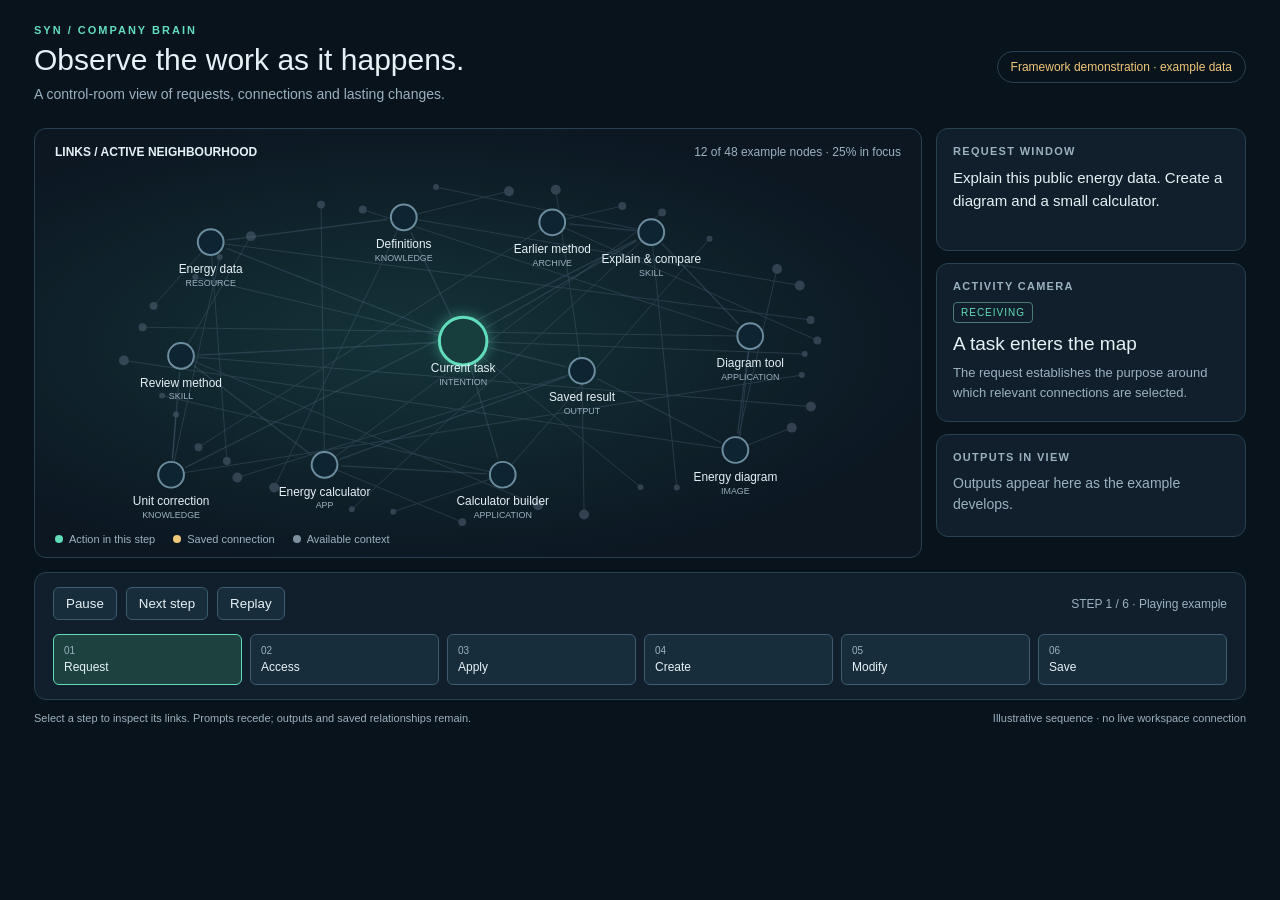
<file: presentation/papers/Company-Brain-Control-Room.html>
<!doctype html><html lang="en"><head><meta charset="utf-8"><meta name="viewport" content="width=device-width,initial-scale=1"><title>Company Brain — observing the work</title>
<style>
:root{color-scheme:dark;--bg:#09131b;--panel:#101f2b;--line:#294151;--muted:#9bb1c0;--ink:#e6f1f5;--teal:#62ddbb;--blue:#73baf3;--gold:#f0c879;--purple:#bca6ff}*{box-sizing:border-box}body{margin:0;background:var(--bg);color:var(--ink);font:14px 'Segoe UI',sans-serif}main{max-width:1260px;margin:auto;padding:24px}header{display:flex;justify-content:space-between;align-items:center;margin-bottom:18px}.eyebrow{color:var(--teal);font-size:11px;letter-spacing:2px;font-weight:600}h1{font-weight:500;font-size:30px;margin:7px 0}p{color:var(--muted);line-height:1.5;margin:5px 0}.badge{border:1px solid var(--line);border-radius:20px;padding:8px 13px;color:var(--gold);font-size:12px}.workspace{display:grid;grid-template-columns:minmax(0,1fr) 310px;gap:14px}.map,.panel,.timeline{background:var(--panel);border:1px solid var(--line);border-radius:12px}.map{position:relative;overflow:hidden;min-height:430px;background:radial-gradient(ellipse at 42% 50%,#143338,#0c1722 75%)}.maphead{position:absolute;top:16px;left:20px;right:20px;display:flex;justify-content:space-between;font-size:12px;color:var(--muted)}.maphead b{color:var(--ink)}svg#network{width:100%;height:420px;display:block;padding-top:24px}.edge{stroke:#4e687c;stroke-width:1.3;opacity:.37;fill:none}.edge.active{stroke:var(--teal);stroke-width:2.8;opacity:1;stroke-dasharray:8 7;animation:flow 1.5s linear infinite}.edge.saved{stroke:var(--gold);opacity:.85;stroke-width:2}.node circle{fill:#0e2432;stroke:#6c8d9f;stroke-width:2}.node.active circle{fill:#173e3c;stroke:var(--teal);stroke-width:3;filter:drop-shadow(0 0 7px #62ddbb77)}.node.saved circle{stroke:var(--gold);fill:#403522}.node text{fill:var(--ink);font-size:12px;text-anchor:middle}.node .kind{font-size:9px;fill:var(--muted)}.context{opacity:.26}.context line{stroke:#6e84a0}.context circle{fill:#9ca9c6}.legend{position:absolute;bottom:12px;left:20px;display:flex;gap:18px;font-size:11px;color:var(--muted)}i{display:inline-block;width:8px;height:8px;border-radius:50%;margin-right:6px;background:var(--teal)}.legend span:nth-child(2) i{background:var(--gold)}.legend span:nth-child(3) i{background:#7c90a0}.sidebar{display:flex;flex-direction:column;gap:12px}.panel{padding:16px}.panel h2{font-size:11px;color:var(--muted);text-transform:uppercase;letter-spacing:1.3px;font-weight:600;margin:0 0 10px}.prompt{font-size:15px;line-height:1.5;color:var(--ink);min-height:67px;transition:opacity .5s}.prompt.quiet{opacity:.45;font-size:13px}.action{font-size:19px;font-weight:500;margin-bottom:8px}.details{font-size:13px;line-height:1.5;color:var(--muted);min-height:42px}.chip{font-size:10px;letter-spacing:1px;border:1px solid #497b75;color:var(--teal);display:inline-block;border-radius:4px;padding:4px 7px;margin-bottom:10px}.output{display:flex;gap:12px;align-items:center;padding:8px 0;border-top:1px solid var(--line);font-size:12px}.output svg{width:42px;height:34px;flex-shrink:0}.output span{display:block;color:var(--muted);font-size:10px;margin-top:3px}.timeline{margin-top:14px;padding:14px 18px}.controls{display:flex;align-items:center;gap:9px;margin-bottom:14px}button{background:#172d3c;color:var(--ink);border:1px solid #3d5c70;border-radius:6px;padding:8px 12px;cursor:pointer}button:hover,button[aria-current=true]{border-color:var(--teal);background:#1c413e}button:focus-visible{outline:2px solid var(--gold)}#clock{margin-left:auto;color:var(--muted);font-size:12px}.steps{display:grid;grid-template-columns:repeat(6,1fr);gap:8px}.steps button{text-align:left;font-size:12px;padding:10px}.steps small{display:block;color:var(--muted);font-size:10px;margin-bottom:4px}.foot{display:flex;justify-content:space-between;gap:20px;margin-top:12px;font-size:11px;color:var(--muted)}@keyframes flow{to{stroke-dashoffset:-30}}@media(prefers-reduced-motion:reduce){.edge.active{animation:none}}@media(max-width:800px){.workspace{grid-template-columns:1fr}.sidebar{display:grid;grid-template-columns:1fr 1fr}.steps{grid-template-columns:repeat(3,1fr)}header{gap:15px}main{padding:16px}.badge{max-width:150px}.foot{display:block}}
</style></head><body><main>
<header><div><div class="eyebrow">SYN / COMPANY BRAIN</div><h1>Observe the work as it happens.</h1><p>A control-room view of requests, connections and lasting changes.</p></div><div class="badge">Framework demonstration · example data</div></header>
<div class="workspace"><section class="map" aria-label="Active task and connected resources"><div class="maphead"><b>LINKS / ACTIVE NEIGHBOURHOOD</b><span>12 of 48 example nodes · 25% in focus</span></div><svg id="network" viewBox="0 0 820 400" role="img" aria-label="Connections between the task, source data, skills, tools and outputs"><defs><marker id="arrow" viewBox="0 0 10 10" refX="9" refY="5" markerWidth="5" markerHeight="5" orient="auto-start-reverse"><path d="M 0 0 L 10 5 L 0 10 z" fill="#62ddbb"/></marker></defs><g id="context" class="context"></g><g id="edges"></g><g id="nodes"></g></svg><div class="legend"><span><i></i>Action in this step</span><span><i></i>Saved connection</span><span><i></i>Available context</span></div></section>
<aside class="sidebar"><section class="panel"><h2>Request window</h2><div id="prompt" class="prompt"></div></section><section class="panel"><h2>Activity camera</h2><div id="verb" class="chip"></div><div id="action" class="action"></div><div id="detail" class="details"></div></section><section class="panel"><h2>Outputs in view</h2><div id="outputs"><p>Outputs appear here as the example develops.</p></div></section></aside></div>
<section class="timeline" aria-label="Activity replay"><div class="controls"><button id="play">Pause</button><button id="next">Next step</button><button id="restart">Replay</button><span id="clock">Example sequence</span></div><div class="steps" id="steps"></div></section><div class="foot"><span>Select a step to inspect its links. Prompts recede; outputs and saved relationships remain.</span><span>Illustrative sequence · no live workspace connection</span></div>
</main><script>
const ns='http://www.w3.org/2000/svg';function make(tag,a,parent){const e=document.createElementNS(ns,tag);Object.entries(a).forEach(([k,v])=>e.setAttribute(k,v));parent.append(e);return e}
const nodes=[['task',395,190,'Current task','INTENTION'],['data',140,90,'Energy data','RESOURCE'],['definition',335,65,'Definitions','KNOWLEDGE'],['skill',585,80,'Explain & compare','SKILL'],['chart',685,185,'Diagram tool','APPLICATION'],['image',670,300,'Energy diagram','IMAGE'],['build',435,325,'Calculator builder','APPLICATION'],['app',255,315,'Energy calculator','APP'],['review',110,205,'Review method','SKILL'],['lesson',100,325,'Unit correction','KNOWLEDGE'],['archive',485,70,'Earlier method','ARCHIVE'],['result',515,220,'Saved result','OUTPUT']];const coords=Object.fromEntries(nodes.map(n=>[n[0],[n[1],n[2]]]));
const links=[['task','data'],['task','definition'],['task','skill'],['skill','chart'],['chart','image'],['task','build'],['build','app'],['review','app'],['task','review'],['review','lesson'],['lesson','skill'],['skill','archive'],['image','result'],['app','result'],['result','task'],['data','definition']];
for(let i=0;i<36;i++){const a=i*2.39996,x=410+Math.cos(a)*(330+(i%3)*14),y=203+Math.sin(a)*(155+(i%4)*5);const p=coords[nodes[i%12][0]];make('line',{x1:x,y1:y,x2:p[0],y2:p[1]},document.querySelector('#context'));make('circle',{cx:x,cy:y,r:3+(i%3)},document.querySelector('#context'))}
links.forEach(([a,b])=>{const dx=coords[b][0]-coords[a][0],dy=coords[b][1]-coords[a][1],len=Math.hypot(dx,dy),r1=(a==='task'?24:13)+3,r2=(b==='task'?24:13)+4;make('line',{id:'e-'+a+'-'+b,x1:coords[a][0]+dx*r1/len,y1:coords[a][1]+dy*r1/len,x2:coords[b][0]-dx*r2/len,y2:coords[b][1]-dy*r2/len,class:'edge'},document.querySelector('#edges'))});
nodes.forEach(([id,x,y,label,kind])=>{const g=make('g',{id:'n-'+id,class:'node'},document.querySelector('#nodes'));make('circle',{cx:x,cy:y,r:id==='task'?24:13},g);const t=make('text',{x,y:y+31},g);t.textContent=label;const k=make('text',{x,y:y+44,class:'kind'},g);k.textContent=kind});
const diagram='<svg viewBox="0 0 48 36"><path d="M4 29H44M8 28V17M19 28V10M30 28V20M41 28V5" stroke="#62ddbb" stroke-width="4" fill="none"/></svg>';
const appicon='<svg viewBox="0 0 48 36"><rect x="3" y="2" width="42" height="32" rx="4" fill="#173340" stroke="#73baf3"/><path d="M7 10H41M10 17H21M27 17H38M10 25H21M27 25H38" stroke="#73baf3" stroke-width="2"/></svg>';
const stages=[
{label:'Request',verb:'RECEIVING',title:'A task enters the map',detail:'The request establishes the purpose around which relevant connections are selected.',prompt:'Explain this public energy data. Create a diagram and a small calculator.',active:['task'],edges:[]},
{label:'Access',verb:'ACCESSING',title:'Read the relevant sources',detail:'The task accesses the data and its definitions. Highlighted links show the route taken.',active:['task','data','definition'],edges:[0,1,15]},
{label:'Apply',verb:'USING A SKILL',title:'Bring a method into the task',detail:'An explanation skill guides the diagram tool and the calculator builder.',active:['task','skill','chart','build'],edges:[2,3,5]},
{label:'Create',verb:'CREATING',title:'Outputs appear beside the work',detail:'The diagram and calculator become visible outputs connected to the tools that produced them.',active:['chart','image','build','app'],edges:[4,6],outputs:1},
{label:'Modify',verb:'MODIFYING',title:'A correction refines the method',detail:'The example records a unit distinction, updates the skill and retains its earlier version.',prompt:'Show kWh consistently and carry that unit check into the method.',active:['task','review','lesson','skill','archive','app'],edges:[7,8,9,10,11],outputs:2},
{label:'Save',verb:'SAVING',title:'The result joins the shared memory',detail:'The outputs retain their source and method connections. Later work can find and reuse them.',active:['result','image','app','task'],edges:[12,13,14],outputs:3}];
let step=0,playing=!matchMedia('(prefers-reduced-motion: reduce)').matches,timer,fade;const steps=document.querySelector('#steps');stages.forEach((s,i)=>{const b=document.createElement('button');b.innerHTML='<small>0'+(i+1)+'</small>'+s.label;b.onclick=()=>{playing=false;render(i)};steps.append(b)});
function render(i){step=i;clearTimeout(fade);const s=stages[i];document.querySelectorAll('.node').forEach(e=>e.setAttribute('class','node'));document.querySelectorAll('.edge').forEach(e=>{e.setAttribute('class','edge');e.removeAttribute('marker-end')});s.active.forEach(id=>document.getElementById('n-'+id).classList.add('active'));s.edges.forEach(j=>{const [a,b]=links[j],e=document.getElementById('e-'+a+'-'+b);e.classList.add('active');e.setAttribute('marker-end','url(#arrow)')});if(i===5){['image','app','result','skill','lesson'].forEach(id=>document.getElementById('n-'+id).classList.add('saved'));[10,11,12,13,14].forEach(j=>{const [a,b]=links[j];document.getElementById('e-'+a+'-'+b).classList.add('saved')})}
const p=document.querySelector('#prompt');p.className='prompt'+(s.prompt?'':' quiet');p.textContent=s.prompt||'Request retained with the task. Follow its actions in the map.';if(s.prompt&&playing)fade=setTimeout(()=>{p.classList.add('quiet');p.textContent='Request retained with the task. Follow its actions in the map.'},3800);
document.querySelector('#verb').textContent=s.verb;document.querySelector('#action').textContent=s.title;document.querySelector('#detail').textContent=s.detail;document.querySelector('#outputs').innerHTML=s.outputs?'<div class="output">'+diagram+'<div>Energy diagram<span>'+(s.outputs===3?'Saved · source linked':'Illustrative output · created')+'</span></div></div><div class="output">'+appicon+'<div>Energy calculator<span>'+(s.outputs===1?'Illustrative app · created':s.outputs===2?'Modified · units clarified':'Saved · method linked')+'</span></div></div>':'<p>Outputs appear here as the example develops.</p>';[...steps.children].forEach((b,j)=>b.setAttribute('aria-current',String(j===i)));document.querySelector('#clock').textContent='STEP '+(i+1)+' / 6 · '+(playing?'Playing example':'Paused for inspection');document.querySelector('#play').textContent=playing?'Pause':'Play';clearTimeout(timer);if(playing)timer=setTimeout(()=>{if(step===5){playing=false;render(5)}else render(step+1)},6500)}
document.querySelector('#play').onclick=()=>{playing=!playing;render(step)};document.querySelector('#next').onclick=()=>{playing=false;render(Math.min(step+1,5))};document.querySelector('#restart').onclick=()=>{playing=true;render(0)};render(0);
</script></body></html>
</file>
